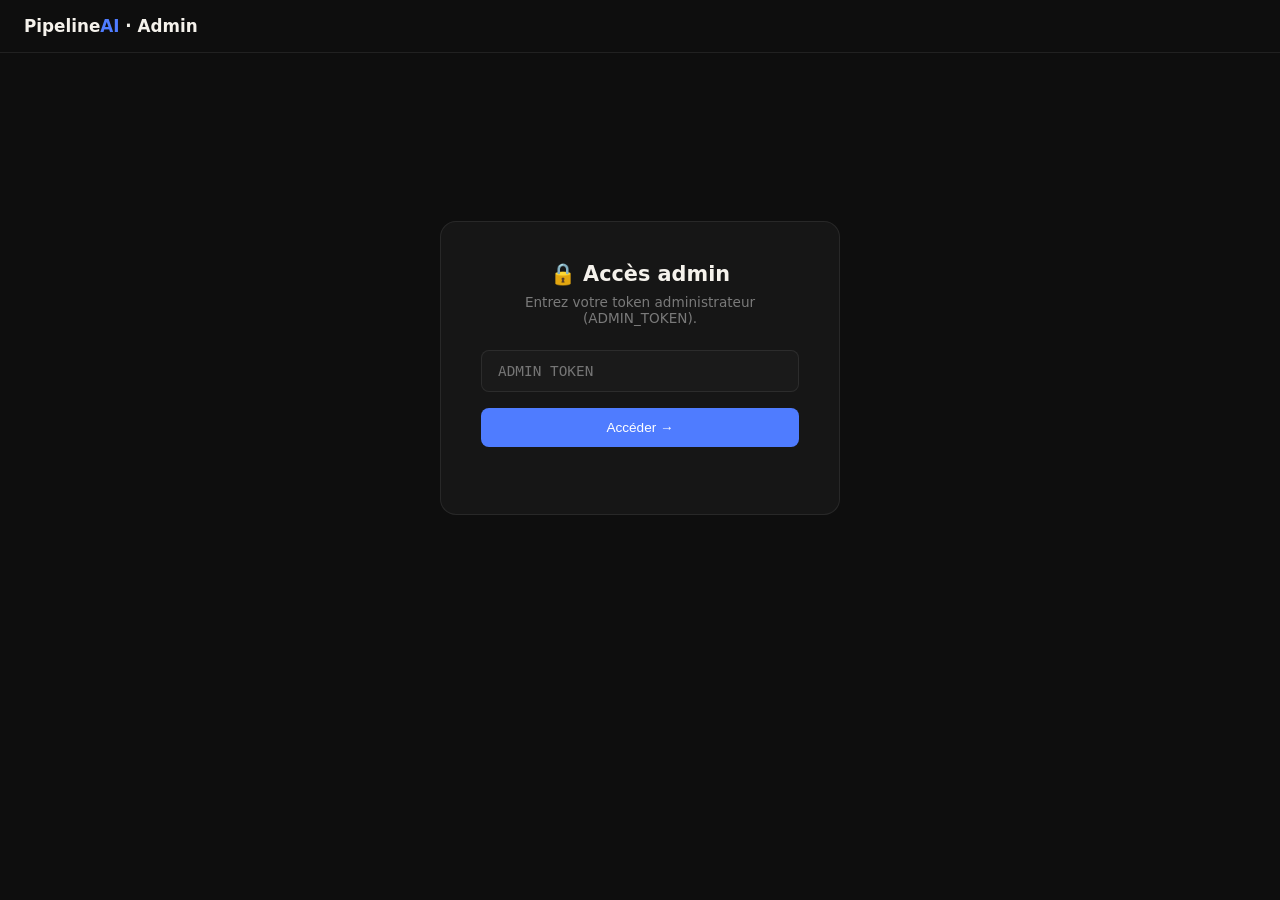
<file: admin.html>
<!DOCTYPE html>
<html lang="fr">
<head>
<meta charset="UTF-8">
<meta name="viewport" content="width=device-width, initial-scale=1.0">
<meta name="robots" content="noindex, nofollow">
<title>PipelineAI — Admin</title>
<style>
  :root{
    --bg:#0e0e0e; --bg-2:#1a1a1a; --card:#161616; --border:rgba(255,255,255,0.08);
    --text:#f5f2ec; --text-2:#b8b4ac; --text-3:#7a7a7a; --accent:#4f7cff; --accent-dim:rgba(79,124,255,0.12);
    --green:#3ddc84; --warm:#f5a623; --red:#ff5a5a;
    --sans:'Segoe UI',system-ui,Arial,sans-serif; --mono:'SF Mono',Consolas,monospace;
  }
  *{box-sizing:border-box;margin:0;padding:0;}
  body{background:var(--bg);color:var(--text);font-family:var(--sans);min-height:100vh;}
  a{color:var(--accent);text-decoration:none;}
  .topbar{display:flex;align-items:center;justify-content:space-between;padding:1rem 1.5rem;border-bottom:1px solid var(--border);}
  .logo{font-weight:800;font-size:1.05rem;}
  .logo span{color:var(--accent);}
  .btn{background:var(--bg-2);border:1px solid var(--border);color:var(--text);padding:0.5rem 1rem;border-radius:8px;cursor:pointer;font-size:0.85rem;}
  .btn:hover{border-color:var(--accent);}
  .btn-accent{background:var(--accent);border:none;color:#fff;}
  .wrap{max-width:1100px;margin:0 auto;padding:1.5rem;}

  /* Login */
  #login{display:flex;align-items:center;justify-content:center;min-height:70vh;}
  .login-card{background:var(--card);border:1px solid var(--border);border-radius:16px;padding:2.5rem;width:100%;max-width:400px;text-align:center;}
  .login-card h1{font-size:1.3rem;margin-bottom:0.5rem;}
  .login-card p{color:var(--text-3);font-size:0.85rem;margin-bottom:1.5rem;}
  .login-card input{width:100%;padding:0.75rem 1rem;background:var(--bg-2);border:1px solid var(--border);border-radius:8px;color:var(--text);font-size:0.9rem;margin-bottom:1rem;font-family:var(--mono);}
  .login-card input:focus{outline:none;border-color:var(--accent);}
  .err{color:var(--red);font-size:0.82rem;margin-top:0.75rem;min-height:1.2em;}

  /* Dashboard */
  #dash{display:none;}
  .kpis{display:grid;grid-template-columns:repeat(auto-fit,minmax(160px,1fr));gap:1rem;margin-bottom:1.5rem;}
  .kpi{background:var(--card);border:1px solid var(--border);border-radius:14px;padding:1.2rem;}
  .kpi-label{font-size:0.72rem;text-transform:uppercase;letter-spacing:0.06em;color:var(--text-3);margin-bottom:0.5rem;}
  .kpi-val{font-size:1.8rem;font-weight:800;}
  .kpi-sub{font-size:0.78rem;color:var(--text-3);margin-top:0.25rem;}
  .section{background:var(--card);border:1px solid var(--border);border-radius:14px;padding:1.2rem;margin-bottom:1.5rem;}
  .section h2{font-size:0.95rem;margin-bottom:1rem;}
  table{width:100%;border-collapse:collapse;font-size:0.85rem;}
  th{text-align:left;color:var(--text-3);font-weight:600;font-size:0.72rem;text-transform:uppercase;letter-spacing:0.05em;padding:0.5rem 0.75rem;border-bottom:1px solid var(--border);}
  td{padding:0.6rem 0.75rem;border-bottom:1px solid var(--border);color:var(--text-2);}
  tr:last-child td{border-bottom:none;}
  .tag{display:inline-block;background:var(--accent-dim);color:var(--accent);padding:0.15rem 0.55rem;border-radius:100px;font-size:0.72rem;font-weight:600;}
  .grid-2{display:grid;grid-template-columns:1fr 1fr;gap:1.5rem;}
  @media(max-width:700px){.grid-2{grid-template-columns:1fr;}}
  .muted{color:var(--text-3);font-size:0.82rem;text-align:center;padding:1rem;}
</style>
</head>
<body>

<div class="topbar">
  <div class="logo">Pipeline<span>AI</span> · Admin</div>
  <button class="btn" id="logout-btn" onclick="logout()" style="display:none;">Déconnexion</button>
</div>

<!-- LOGIN -->
<div id="login">
  <div class="login-card">
    <h1>🔒 Accès admin</h1>
    <p>Entrez votre token administrateur (ADMIN_TOKEN).</p>
    <input id="token-input" type="password" placeholder="ADMIN_TOKEN" onkeydown="if(event.key==='Enter')login()">
    <button class="btn btn-accent" style="width:100%;padding:0.75rem;" onclick="login()">Accéder →</button>
    <div class="err" id="login-err"></div>
  </div>
</div>

<!-- DASHBOARD -->
<div id="dash">
  <div class="wrap">
    <div class="kpis" id="kpis"></div>
    <div class="grid-2">
      <div class="section">
        <h2>Top secteurs</h2>
        <div id="top-sectors"></div>
      </div>
      <div class="section">
        <h2>Top signaux</h2>
        <div id="top-signals"></div>
      </div>
    </div>
    <div class="section">
      <h2>Derniers clients</h2>
      <div id="recent-clients"></div>
    </div>
  </div>
</div>

<script>
const API_BASE = 'https://pipelineai-backend-production.up.railway.app';
const TOKEN_KEY = 'pai_admin_token';

function getToken(){ return localStorage.getItem(TOKEN_KEY) || ''; }

function fmtDate(iso){
  if(!iso) return '—';
  try{ return new Date(iso).toLocaleDateString('fr-FR',{day:'2-digit',month:'short',year:'numeric'}); }catch{ return iso; }
}

async function fetchStats(token){
  const res = await fetch(API_BASE + '/admin/stats', { headers: { 'X-Admin-Token': token } });
  if(res.status === 403) throw new Error('forbidden');
  if(!res.ok) throw new Error('Erreur ' + res.status);
  return res.json();
}

function render(d){
  document.getElementById('kpis').innerHTML = [
    ['Clients', d.total_clients, '+' + d.new_this_month + ' ce mois'],
    ['Prospects', d.total_prospects, ''],
    ['Taux de contact', d.avg_contact_rate, 'moyen'],
    ['Taux de conversion', d.avg_conversion_rate, 'moyen'],
    ['Plan le + vendu', d.top_plan, ''],
  ].map(([l,v,s]) => `<div class="kpi"><div class="kpi-label">${l}</div><div class="kpi-val">${v ?? '—'}</div>${s?`<div class="kpi-sub">${s}</div>`:''}</div>`).join('');

  const sectors = d.top_sectors || [];
  document.getElementById('top-sectors').innerHTML = sectors.length
    ? `<table><thead><tr><th>Secteur</th><th>Prospects</th><th>Contact</th></tr></thead><tbody>${
        sectors.map(s=>`<tr><td>${s.sector}</td><td>${s.count}</td><td><span class="tag">${s.contact_rate}</span></td></tr>`).join('')}</tbody></table>`
    : '<div class="muted">Aucune donnée</div>';

  const signals = d.top_signals || [];
  document.getElementById('top-signals').innerHTML = signals.length
    ? `<table><thead><tr><th>Signal</th><th>Nb</th></tr></thead><tbody>${
        signals.map(s=>`<tr><td>${s.signal}</td><td>${s.count}</td></tr>`).join('')}</tbody></table>`
    : '<div class="muted">Aucune donnée</div>';

  const clients = d.recent_clients || [];
  document.getElementById('recent-clients').innerHTML = clients.length
    ? `<table><thead><tr><th>Email</th><th>Plan</th><th>Inscrit le</th></tr></thead><tbody>${
        clients.map(c=>`<tr><td>${c.email}</td><td><span class="tag">${c.plan}</span></td><td>${fmtDate(c.created_at)}</td></tr>`).join('')}</tbody></table>`
    : '<div class="muted">Aucun client</div>';
}

function showDash(){
  document.getElementById('login').style.display = 'none';
  document.getElementById('dash').style.display = 'block';
  document.getElementById('logout-btn').style.display = 'inline-block';
}
function showLogin(msg){
  document.getElementById('login').style.display = 'flex';
  document.getElementById('dash').style.display = 'none';
  document.getElementById('logout-btn').style.display = 'none';
  if(msg) document.getElementById('login-err').textContent = msg;
}

async function login(){
  const token = document.getElementById('token-input').value.trim();
  if(!token){ document.getElementById('login-err').textContent = 'Token requis.'; return; }
  document.getElementById('login-err').textContent = 'Vérification…';
  try{
    const d = await fetchStats(token);
    localStorage.setItem(TOKEN_KEY, token);
    showDash(); render(d);
  }catch(e){
    document.getElementById('login-err').textContent = (e.message==='forbidden') ? 'Token invalide.' : 'Erreur de connexion au serveur.';
  }
}

function logout(){ localStorage.removeItem(TOKEN_KEY); document.getElementById('token-input').value=''; showLogin(); }

// Auto-login si token déjà mémorisé
(async function(){
  const t = getToken();
  if(!t){ showLogin(); return; }
  try{ const d = await fetchStats(t); showDash(); render(d); }
  catch(e){ showLogin(e.message==='forbidden' ? 'Session expirée, reconnectez-vous.' : ''); }
})();
</script>
</body>
</html>
</file>
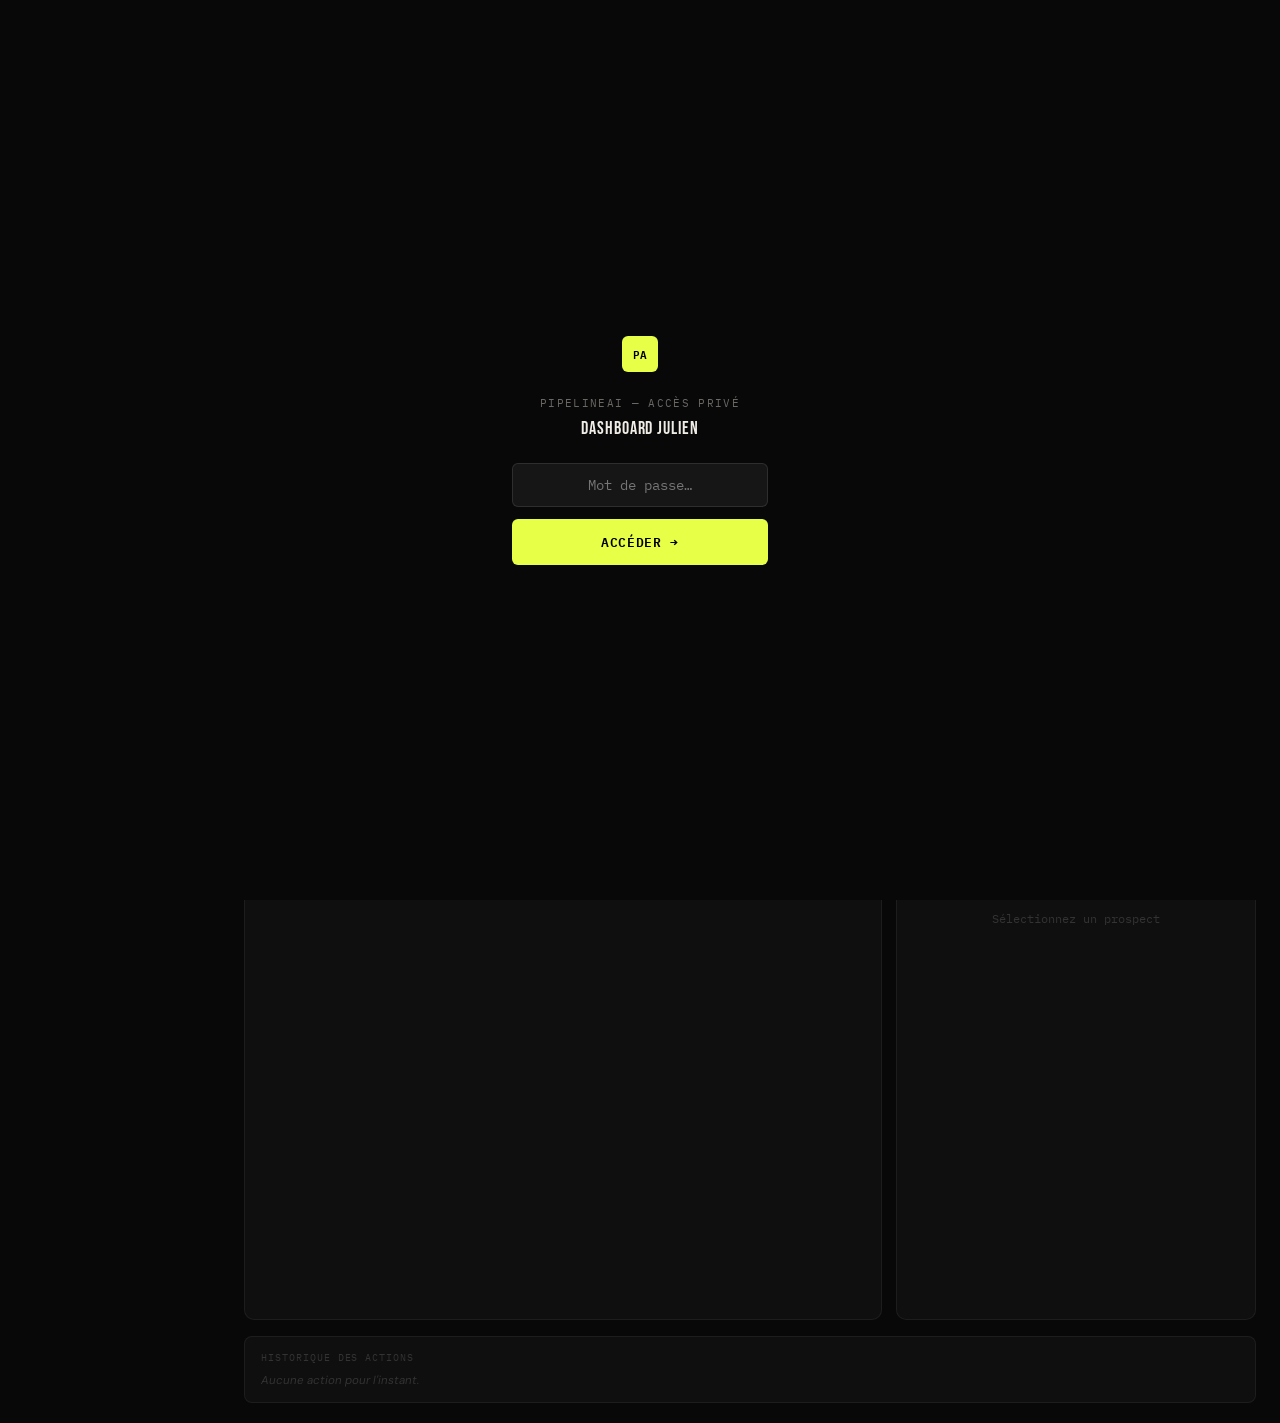
<file: dashboard-julien-x7k9m2.html>
<!DOCTYPE html>
<html lang="fr">
<head>
<meta charset="UTF-8">
<meta name="viewport" content="width=device-width, initial-scale=1.0">
<title>PipelineAI — Dashboard Julien</title>
<link href="https://fonts.googleapis.com/css2?family=IBM+Plex+Mono:wght@300;400;500;600&family=Bebas+Neue&family=DM+Sans:wght@300;400;500&display=swap" rel="stylesheet">
<style>
:root {
  --bg: #080808; --bg2: #0f0f0f; --bg3: #161616; --bg4: #1e1e1e;
  --border: rgba(255,255,255,0.06); --border2: rgba(255,255,255,0.1);
  --text: #f0ede6; --text2: #6b6864; --text3: #333;
  --accent: #e8ff47; --accent2: rgba(232,255,71,0.08);
  --hot: #ff4444; --warm: #ff8c00; --cold: #4488ff; --green: #00e676;
  --mono: 'IBM Plex Mono', monospace;
  --display: 'Bebas Neue', sans-serif;
  --sans: 'DM Sans', sans-serif;
}
*,*::before,*::after{box-sizing:border-box;margin:0;padding:0;}
html{scroll-behavior:smooth;}
body{font-family:var(--sans);background:var(--bg);color:var(--text);min-height:100vh;overflow-x:hidden;}

/* NOISE TEXTURE */
body::before{content:'';position:fixed;inset:0;opacity:0.03;pointer-events:none;z-index:1000;
  background-image:url("data:image/svg+xml,%3Csvg viewBox='0 0 256 256' xmlns='http://www.w3.org/2000/svg'%3E%3Cfilter id='noise'%3E%3CfeTurbulence type='fractalNoise' baseFrequency='0.9' numOctaves='4' stitchTiles='stitch'/%3E%3C/filter%3E%3Crect width='100%25' height='100%25' filter='url(%23noise)'/%3E%3C/svg%3E");}

/* SIDEBAR */
.sidebar{width:220px;flex-shrink:0;background:var(--bg2);border-right:1px solid var(--border);
  display:flex;flex-direction:column;position:fixed;top:0;left:0;bottom:0;z-index:50;}
.logo{padding:1.25rem 1rem 1rem;border-bottom:1px solid var(--border);display:flex;align-items:center;gap:10px;}
.logo-mark{width:30px;height:30px;background:var(--accent);border-radius:4px;
  display:flex;align-items:center;justify-content:center;
  font-family:var(--mono);font-size:0.65rem;font-weight:600;color:#000;flex-shrink:0;}
.logo-text{font-family:var(--mono);font-size:0.8rem;font-weight:500;color:var(--text);}
.logo-badge{font-family:var(--mono);font-size:0.6rem;color:var(--accent);background:var(--accent2);
  border:1px solid rgba(232,255,71,0.2);border-radius:3px;padding:1px 5px;margin-left:auto;}
.nav{padding:0.75rem 0;flex:1;}
.nav-label{font-size:0.6rem;text-transform:uppercase;letter-spacing:0.12em;
  color:var(--text3);padding:0.5rem 1rem;font-family:var(--mono);}
.nav-item{display:flex;align-items:center;gap:9px;padding:0.55rem 1rem;
  font-size:0.8rem;color:var(--text2);cursor:pointer;transition:all 0.12s;
  border-left:2px solid transparent;user-select:none;}
.nav-item:hover{color:var(--text);background:var(--bg3);}
.nav-item.active{color:var(--accent);border-left-color:var(--accent);background:var(--accent2);}
.nav-count{margin-left:auto;font-family:var(--mono);font-size:0.65rem;
  background:var(--bg4);color:var(--text2);padding:1px 6px;border-radius:3px;
  border:1px solid var(--border);}
.nav-item.active .nav-count{background:rgba(232,255,71,0.15);color:var(--accent);border-color:rgba(232,255,71,0.3);}
.sidebar-footer{padding:1rem;border-top:1px solid var(--border);}
.user-info{display:flex;align-items:center;gap:8px;margin-bottom:0.75rem;}
.user-avatar{width:28px;height:28px;background:var(--accent);border-radius:50%;
  display:flex;align-items:center;justify-content:center;
  font-family:var(--mono);font-size:0.65rem;font-weight:600;color:#000;flex-shrink:0;}
.user-name{font-size:0.78rem;color:var(--text);font-weight:500;}
.user-role{font-size:0.65rem;color:var(--text2);font-family:var(--mono);}
.gen-btn{width:100%;padding:0.6rem;background:var(--accent);border:none;border-radius:5px;
  color:#000;font-size:0.78rem;font-family:var(--mono);font-weight:600;
  cursor:pointer;transition:all 0.15s;letter-spacing:0.05em;
  display:flex;align-items:center;justify-content:center;gap:6px;}
.gen-btn:hover{background:#d4eb3a;transform:translateY(-1px);}
.gen-btn:disabled{opacity:0.5;cursor:not-allowed;transform:none;}

/* MAIN */
.main{margin-left:220px;display:flex;flex-direction:column;min-height:100vh;}
.topbar{padding:0.875rem 1.5rem;border-bottom:1px solid var(--border);
  display:flex;align-items:center;justify-content:space-between;
  background:var(--bg);position:sticky;top:0;z-index:40;}
.topbar-left{display:flex;align-items:center;gap:1rem;}
.topbar-title{font-family:var(--display);font-size:1.6rem;letter-spacing:0.05em;color:var(--text);line-height:1;}
.topbar-stats{display:flex;gap:1rem;}
.tstat{display:flex;align-items:center;gap:5px;font-family:var(--mono);font-size:0.7rem;color:var(--text2);}
.tstat-val{color:var(--accent);font-weight:500;}
.live-dot{width:5px;height:5px;border-radius:50%;background:var(--green);animation:blink 2s ease infinite;}
@keyframes blink{0%,100%{opacity:1}50%{opacity:0.3}}
@keyframes spin{to{transform:rotate(360deg)}}
.topbar-right{display:flex;gap:8px;}
.tbtn{display:inline-flex;align-items:center;gap:6px;padding:0.4rem 0.875rem;
  border-radius:5px;font-size:0.75rem;font-family:var(--mono);cursor:pointer;
  transition:all 0.12s;border:1px solid var(--border2);background:var(--bg3);color:var(--text2);}
.tbtn:hover{background:var(--bg4);color:var(--text);}
.tbtn-accent{background:var(--accent2);border-color:rgba(232,255,71,0.3);color:var(--accent);}
.tbtn-accent:hover{background:rgba(232,255,71,0.15);}

/* CONTENT */
.content{padding:1.25rem 1.5rem;flex:1;}

/* METRICS */
.metrics{display:grid;grid-template-columns:repeat(5,1fr);gap:10px;margin-bottom:1.25rem;}
.metric{background:var(--bg2);border:1px solid var(--border);border-radius:8px;padding:1rem;
  animation:fadeUp 0.4s ease both;}
.metric:nth-child(1){animation-delay:0.05s;} .metric:nth-child(2){animation-delay:0.1s;}
.metric:nth-child(3){animation-delay:0.15s;} .metric:nth-child(4){animation-delay:0.2s;}
.metric:nth-child(5){animation-delay:0.25s;}
@keyframes fadeUp{from{opacity:0;transform:translateY(10px)}to{opacity:1;transform:translateY(0)}}
.metric-label{font-family:var(--mono);font-size:0.6rem;color:var(--text2);
  text-transform:uppercase;letter-spacing:0.08em;margin-bottom:6px;}
.metric-val{font-family:var(--display);font-size:2rem;letter-spacing:0.05em;
  color:var(--text);line-height:1;margin-bottom:3px;}
.metric-val.green{color:var(--green);}
.metric-val.yellow{color:var(--accent);}
.metric-sub{font-size:0.65rem;color:var(--text2);font-family:var(--mono);}

/* GRID */
.dashboard-grid{display:grid;grid-template-columns:1fr 360px;gap:14px;}

/* PROSPECT LIST */
.panel{background:var(--bg2);border:1px solid var(--border);border-radius:10px;overflow:hidden;}
.panel-header{padding:0.875rem 1.25rem;border-bottom:1px solid var(--border);
  display:flex;align-items:center;justify-content:space-between;}
.panel-title{font-family:var(--mono);font-size:0.7rem;color:var(--text2);
  text-transform:uppercase;letter-spacing:0.08em;}
.filter-row{display:flex;gap:4px;padding:0.75rem 1.25rem;border-bottom:1px solid var(--border);
  flex-wrap:wrap;}
.ftab{padding:0.3rem 0.7rem;border-radius:4px;font-size:0.72rem;font-family:var(--mono);
  cursor:pointer;color:var(--text2);transition:all 0.12s;border:1px solid transparent;user-select:none;}
.ftab:hover{color:var(--text);background:var(--bg3);}
.ftab.active{color:var(--accent);background:var(--accent2);border-color:rgba(232,255,71,0.2);}

/* PROSPECT ROW */
.prospect-list{display:flex;flex-direction:column;max-height:calc(100vh - 260px);overflow-y:auto;}
.prospect-row{display:grid;grid-template-columns:32px 1fr auto;gap:10px;align-items:center;
  padding:0.75rem 1.25rem;border-bottom:1px solid var(--border);
  cursor:pointer;transition:background 0.1s;animation:fadeUp 0.3s ease both;}
.prospect-row:last-child{border-bottom:none;}
.prospect-row:hover{background:var(--bg3);}
.prospect-row.selected{background:var(--accent2);border-left:2px solid var(--accent);}
.pav{width:32px;height:32px;border-radius:6px;display:flex;align-items:center;justify-content:center;
  font-family:var(--mono);font-size:0.65rem;font-weight:500;flex-shrink:0;}
.pav-hot{background:rgba(255,68,68,0.1);color:var(--hot);}
.pav-warm{background:rgba(255,140,0,0.1);color:var(--warm);}
.pav-cold{background:rgba(68,136,255,0.1);color:var(--cold);}
.pinfo{min-width:0;}
.pcompany{font-size:0.85rem;font-weight:500;color:var(--text);white-space:nowrap;overflow:hidden;text-overflow:ellipsis;}
.pmeta{font-size:0.72rem;color:var(--text2);margin-top:2px;white-space:nowrap;overflow:hidden;text-overflow:ellipsis;}
.psignal{font-size:0.65rem;color:var(--text3);margin-top:2px;display:flex;align-items:center;gap:4px;}
.sdot{width:4px;height:4px;border-radius:50%;flex-shrink:0;}
.sdot-hot{background:var(--hot);} .sdot-warm{background:var(--warm);} .sdot-cold{background:var(--cold);}
.pright{display:flex;flex-direction:column;align-items:flex-end;gap:4px;}
.sbadge{font-size:0.62rem;font-family:var(--mono);padding:2px 7px;border-radius:3px;}
.sb-hot{background:rgba(255,68,68,0.1);color:var(--hot);}
.sb-warm{background:rgba(255,140,0,0.1);color:var(--warm);}
.sb-cold{background:rgba(68,136,255,0.1);color:var(--cold);}
.sb-conv{background:rgba(0,230,118,0.1);color:var(--green);}
.pstep{font-size:0.62rem;color:var(--text3);font-family:var(--mono);}

/* LOAD MORE */
.load-more{padding:1rem;text-align:center;border-top:1px solid var(--border);}
.load-btn{background:var(--bg3);border:1px solid var(--border2);border-radius:6px;
  color:var(--text2);font-family:var(--mono);font-size:0.75rem;
  padding:0.5rem 1.5rem;cursor:pointer;transition:all 0.15s;}
.load-btn:hover{background:var(--bg4);color:var(--text);}
.load-btn:disabled{opacity:0.4;cursor:not-allowed;}
.load-progress{font-family:var(--mono);font-size:0.7rem;color:var(--text2);margin-top:6px;}

/* DETAIL PANEL */
.detail-panel{display:flex;flex-direction:column;position:sticky;top:57px;height:calc(100vh - 57px);overflow-y:auto;}
.detail-empty{display:flex;flex-direction:column;align-items:center;justify-content:center;
  height:100%;color:var(--text3);font-family:var(--mono);font-size:0.75rem;text-align:center;gap:8px;}
.detail-header{padding:1.25rem;border-bottom:1px solid var(--border);}
.d-company{font-family:var(--display);font-size:1.3rem;letter-spacing:0.05em;color:var(--text);margin-bottom:4px;}
.d-contact{font-size:0.8rem;color:var(--text2);margin-bottom:10px;}
.d-tags{display:flex;flex-wrap:wrap;gap:5px;}
.d-tag{font-size:0.65rem;font-family:var(--mono);padding:2px 8px;border-radius:3px;
  background:var(--bg4);color:var(--text2);border:1px solid var(--border);}
.d-section{padding:0.875rem 1.25rem;border-bottom:1px solid var(--border);}
.d-section-title{font-size:0.62rem;text-transform:uppercase;letter-spacing:0.1em;
  color:var(--text3);font-family:var(--mono);margin-bottom:8px;}
.signal-block{background:var(--bg3);border-radius:6px;padding:0.75rem;border-left:2px solid var(--warm);}
.signal-text{font-size:0.8rem;color:var(--text);line-height:1.5;}
.signal-src{font-size:0.65rem;color:var(--text2);margin-top:3px;font-family:var(--mono);}
.msg-tabs{display:flex;gap:3px;margin-bottom:8px;flex-wrap:wrap;}
.mtab{padding:0.28rem 0.6rem;border-radius:4px;font-size:0.68rem;cursor:pointer;
  color:var(--text3);transition:all 0.12s;border:1px solid transparent;font-family:var(--mono);user-select:none;}
.mtab:hover{color:var(--text2);background:var(--bg4);}
.mtab.active{color:var(--accent);background:var(--accent2);border-color:rgba(232,255,71,0.2);}
.msg-box{background:var(--bg3);border-radius:6px;padding:0.875rem;font-size:0.78rem;
  color:var(--text2);line-height:1.7;border:1px solid var(--border);
  white-space:pre-wrap;max-height:200px;overflow-y:auto;}
.msg-objet{color:var(--text);font-weight:500;font-size:0.75rem;margin-bottom:8px;
  padding-bottom:8px;border-bottom:1px solid var(--border);}
.send-actions{display:grid;grid-template-columns:1fr 1fr;gap:7px;margin-top:8px;}
.send-btn{display:flex;align-items:center;justify-content:center;gap:6px;
  padding:0.55rem;border-radius:5px;font-size:0.75rem;font-family:var(--mono);
  cursor:pointer;transition:all 0.15s;border:1px solid var(--border2);text-decoration:none;}
.send-email{background:var(--bg4);color:var(--text2);}
.send-email:hover{background:var(--bg3);color:var(--text);}
.send-li{background:rgba(10,102,194,0.1);color:#5ba4f5;border-color:rgba(10,102,194,0.25);}
.send-li:hover{background:rgba(10,102,194,0.2);}
.copy-btn{margin-top:6px;width:100%;padding:0.45rem;border-radius:5px;
  background:var(--bg4);border:1px solid var(--border2);color:var(--text2);
  font-size:0.72rem;font-family:var(--mono);cursor:pointer;transition:all 0.15s;text-align:center;}
.copy-btn:hover{background:var(--bg3);color:var(--text);}
.copy-btn.copied{color:var(--green);border-color:rgba(0,230,118,0.3);background:rgba(0,230,118,0.05);}
.status-grid{display:flex;flex-wrap:wrap;gap:5px;}
.sopt{padding:0.28rem 0.6rem;border-radius:4px;font-size:0.68rem;
  cursor:pointer;transition:all 0.12s;font-family:var(--mono);
  border:1px solid var(--border);color:var(--text3);user-select:none;}
.sopt:hover{color:var(--text2);border-color:var(--border2);}
.sopt.active-s{color:var(--accent);border-color:rgba(232,255,71,0.3);background:var(--accent2);}
.send-status{margin-top:7px;padding:6px 10px;border-radius:5px;font-size:0.7rem;
  font-family:var(--mono);display:none;
  background:rgba(0,230,118,0.05);color:var(--green);border:1px solid rgba(0,230,118,0.15);}

/* GEN OVERLAY */
.gen-overlay{position:fixed;inset:0;z-index:200;background:rgba(8,8,8,0.9);
  display:flex;align-items:center;justify-content:center;opacity:0;pointer-events:none;transition:opacity 0.2s;}
.gen-overlay.open{opacity:1;pointer-events:all;}
.gen-modal{background:var(--bg2);border:1px solid var(--border2);border-radius:12px;
  padding:2rem;width:100%;max-width:400px;text-align:center;}
.gen-title{font-family:var(--display);font-size:1.8rem;letter-spacing:0.05em;
  color:var(--accent);margin-bottom:0.5rem;}
.gen-sub{font-size:0.82rem;color:var(--text2);margin-bottom:1.5rem;line-height:1.6;}
.gen-steps{display:flex;flex-direction:column;gap:10px;text-align:left;}
.gstep{display:flex;align-items:center;gap:10px;font-family:var(--mono);font-size:0.75rem;color:var(--text3);}
.gstep.active{color:var(--text);}
.gstep.done{color:var(--green);}
.gdot{width:6px;height:6px;border-radius:50%;background:var(--bg4);border:1px solid var(--border2);flex-shrink:0;transition:all 0.3s;}
.gstep.active .gdot{background:var(--accent);border-color:var(--accent);animation:blink 1s ease infinite;}
.gstep.done .gdot{background:var(--green);border-color:var(--green);animation:none;}

/* TOAST */
.toast{position:fixed;bottom:1.5rem;right:1.5rem;background:var(--bg3);
  border:1px solid var(--border2);border-radius:8px;padding:0.65rem 1rem;
  font-size:0.78rem;font-family:var(--mono);color:var(--text);
  display:flex;align-items:center;gap:8px;
  transform:translateY(60px);opacity:0;transition:all 0.25s cubic-bezier(0.34,1.56,0.64,1);
  z-index:300;max-width:280px;}
.toast.show{transform:translateY(0);opacity:1;}


/* ── LIGHT MODE ── */
body.light-mode {
  --bg:#f5f2ec;--bg2:#ffffff;--bg3:#edeae2;--bg4:#e0ddd6;
  --border:rgba(0,0,0,0.08);--border2:rgba(0,0,0,0.14);
  --text:#0e0e0e;--text2:#5a5855;--text3:#aaa8a4;
}
body.light-mode .sidebar{background:#fff;}
body.light-mode .topbar{background:#f5f2ec;}

/* ── UPSELL BANNER ── */
#upsell-banner{display:none;margin-bottom:1rem;
  background:linear-gradient(135deg,rgba(232,255,71,0.08) 0%,rgba(0,230,118,0.06) 100%);
  border:1px solid rgba(232,255,71,0.25);border-radius:10px;
  padding:0.875rem 1.1rem;align-items:center;gap:1rem;
  animation:fadeUp 0.4s ease both;}
#upsell-banner.show{display:flex;}
.upsell-icon{font-size:1.3rem;flex-shrink:0;}
.upsell-text{flex:1;}
.upsell-title{font-size:0.82rem;font-weight:500;color:var(--text);margin-bottom:2px;}
.upsell-sub{font-size:0.7rem;color:var(--text2);}
.upsell-cta{padding:0.45rem 0.9rem;background:var(--accent);color:#000;
  border:none;border-radius:6px;font-size:0.72rem;font-family:var(--mono);
  font-weight:600;cursor:pointer;white-space:nowrap;flex-shrink:0;}
.upsell-cta:hover{background:#d4eb3a;}
.upsell-close{background:none;border:none;color:var(--text3);cursor:pointer;font-size:0.9rem;padding:4px;flex-shrink:0;}

/* ── PROGRESS BAR ── */
#progress-wrap{background:var(--bg2);border:1px solid var(--border);
  border-radius:8px;padding:0.875rem 1rem;margin-bottom:1rem;}
.progress-header{display:flex;align-items:center;justify-content:space-between;margin-bottom:0.6rem;}
.progress-title{font-size:0.75rem;color:var(--text);font-family:var(--mono);}
.progress-count{font-family:var(--mono);font-size:0.7rem;color:var(--accent);}
.progress-bar-track{height:4px;background:var(--bg4);border-radius:2px;overflow:hidden;}
.progress-bar-fill{height:100%;border-radius:2px;transition:width 0.6s ease;
  background:linear-gradient(90deg,var(--accent),var(--green));}
.progress-steps{display:flex;gap:6px;margin-top:0.6rem;flex-wrap:wrap;}
.progress-step{font-size:0.65rem;padding:2px 8px;border-radius:20px;
  background:var(--bg4);color:var(--text3);border:1px solid var(--border);transition:all 0.3s;}
.progress-step.done{background:rgba(0,230,118,0.1);color:var(--green);border-color:rgba(0,230,118,0.3);}
.progress-step.current{background:var(--accent2);color:var(--accent);border-color:rgba(232,255,71,0.3);}

/* ── RELANCE NOTIFS ── */
#notif-wrap{display:flex;flex-direction:column;gap:5px;margin-bottom:1rem;}
.notif-card{display:flex;align-items:center;gap:10px;
  background:rgba(255,140,0,0.07);border:1px solid rgba(255,140,0,0.2);
  border-radius:7px;padding:0.6rem 0.875rem;cursor:pointer;transition:all 0.12s;}
.notif-card:hover{background:rgba(255,140,0,0.12);}
.notif-icon{font-size:0.9rem;flex-shrink:0;}
.notif-text{flex:1;font-size:0.75rem;color:var(--text);}
.notif-sub{font-size:0.68rem;color:var(--text2);margin-top:1px;}
.notif-action{font-size:0.68rem;color:var(--warm);font-family:var(--mono);white-space:nowrap;}
.notif-dismiss{background:none;border:none;color:var(--text3);cursor:pointer;font-size:0.8rem;padding:2px;}

/* ── HISTORIQUE ── */
#history-panel{background:var(--bg2);border:1px solid var(--border);
  border-radius:8px;padding:0.875rem 1rem;margin-top:1rem;}
.history-title{font-size:0.6rem;font-family:var(--mono);text-transform:uppercase;
  letter-spacing:0.1em;color:var(--text3);margin-bottom:0.6rem;}
.history-list{display:flex;flex-direction:column;gap:5px;max-height:160px;overflow-y:auto;}
.history-item{display:flex;align-items:flex-start;gap:8px;font-size:0.72rem;color:var(--text2);}
.history-dot{width:5px;height:5px;border-radius:50%;background:var(--accent);flex-shrink:0;margin-top:4px;}
.history-time{font-family:var(--mono);font-size:0.62rem;color:var(--text3);white-space:nowrap;}

/* ── STATS PERF ── */
.perf-grid{display:grid;grid-template-columns:repeat(3,1fr);gap:8px;margin-bottom:1rem;}
.perf-card{background:var(--bg2);border:1px solid var(--border);border-radius:8px;padding:0.75rem;}
.perf-label{font-size:0.58rem;font-family:var(--mono);text-transform:uppercase;letter-spacing:0.08em;color:var(--text3);margin-bottom:3px;}
.perf-val{font-family:var(--mono);font-size:1.2rem;color:var(--text);}
.perf-val.good{color:var(--green);}
.perf-val.warn{color:var(--warm);}
.perf-hint{font-size:0.62rem;color:var(--text3);margin-top:2px;}

/* ── THEME TOGGLE ── */
.theme-toggle{width:28px;height:28px;border-radius:6px;
  background:var(--bg3);border:1px solid var(--border2);
  display:flex;align-items:center;justify-content:center;
  cursor:pointer;font-size:0.8rem;transition:all 0.12s;}
.theme-toggle:hover{background:var(--bg4);}

/* ── PDF BTN ── */
.tbtn-pdf{background:rgba(0,230,118,0.08);border-color:rgba(0,230,118,0.25);color:var(--green);}
.tbtn-pdf:hover{background:rgba(0,230,118,0.15);}


/* ── VICTOR CHATBOT ── */
#victor-bubble{position:fixed;bottom:24px;right:24px;z-index:999;width:48px;height:48px;border-radius:50%;background:linear-gradient(135deg,#e8ff47,#a0c020);border:none;cursor:pointer;display:flex;align-items:center;justify-content:center;font-size:1.3rem;box-shadow:0 4px 16px rgba(232,255,71,0.3);transition:transform 0.2s;animation:victorPulse 3s ease infinite;}
#victor-bubble:hover{transform:scale(1.08);}
@keyframes victorPulse{0%,100%{box-shadow:0 4px 16px rgba(232,255,71,0.3);}50%{box-shadow:0 4px 24px rgba(232,255,71,0.55);}}
.victor-notif{position:absolute;top:-2px;right:-2px;width:12px;height:12px;border-radius:50%;background:#ff5c3a;border:2px solid var(--bg);animation:blink 2s ease infinite;}
#victor-panel{position:fixed;bottom:84px;right:24px;z-index:999;width:340px;max-width:calc(100vw - 48px);background:var(--bg2);border:1px solid var(--border2);border-radius:18px;overflow:hidden;box-shadow:0 16px 48px rgba(0,0,0,0.5);display:none;flex-direction:column;max-height:500px;}
#victor-panel.open{display:flex;}
.victor-header{display:flex;align-items:center;gap:10px;padding:0.875rem 1rem;background:rgba(232,255,71,0.06);border-bottom:1px solid var(--border);}
.victor-avatar{width:32px;height:32px;border-radius:50%;background:linear-gradient(135deg,#e8ff47,#a0c020);display:flex;align-items:center;justify-content:center;font-size:0.9rem;flex-shrink:0;}
.victor-name{font-size:0.85rem;font-weight:600;color:var(--text);}
.victor-status{font-size:0.65rem;color:var(--green);display:flex;align-items:center;gap:4px;}
.victor-status::before{content:'';display:inline-block;width:5px;height:5px;border-radius:50%;background:var(--green);}
.victor-close{margin-left:auto;background:none;border:none;color:var(--text3);cursor:pointer;font-size:0.95rem;padding:4px;}
.victor-messages{flex:1;overflow-y:auto;padding:0.875rem;display:flex;flex-direction:column;gap:8px;scroll-behavior:smooth;}
.vmsg{display:flex;gap:7px;align-items:flex-start;}
.vmsg.user{flex-direction:row-reverse;}
.vmsg-avatar{width:24px;height:24px;border-radius:50%;flex-shrink:0;background:linear-gradient(135deg,#e8ff47,#a0c020);display:flex;align-items:center;justify-content:center;font-size:0.65rem;}
.vmsg.user .vmsg-avatar{background:var(--bg4);border:1px solid var(--border2);}
.vmsg-bubble{max-width:80%;padding:0.6rem 0.8rem;border-radius:12px;font-size:0.78rem;line-height:1.55;color:var(--text);}
.vmsg.victor .vmsg-bubble{background:var(--bg3);border:1px solid var(--border);border-radius:4px 12px 12px 12px;}
.vmsg.user .vmsg-bubble{background:var(--accent);color:#000;border-radius:12px 4px 12px 12px;}
.vmsg-typing .vmsg-bubble{display:flex;gap:4px;align-items:center;padding:0.7rem 0.9rem;}
.typing-dot{width:5px;height:5px;border-radius:50%;background:var(--text3);animation:typingBounce 1.2s ease infinite;}
.typing-dot:nth-child(2){animation-delay:0.2s;}.typing-dot:nth-child(3){animation-delay:0.4s;}
@keyframes typingBounce{0%,60%,100%{transform:translateY(0);}30%{transform:translateY(-5px);}}
.victor-suggestions{display:flex;flex-wrap:wrap;gap:5px;padding:0.4rem 0.875rem;}
.victor-suggestion{font-size:0.68rem;padding:3px 8px;background:rgba(232,255,71,0.08);border:1px solid rgba(232,255,71,0.2);color:var(--accent);border-radius:20px;cursor:pointer;transition:all 0.12s;}
.victor-suggestion:hover{background:rgba(232,255,71,0.15);}
.victor-input-row{display:flex;gap:7px;padding:0.75rem 0.875rem;border-top:1px solid var(--border);}
#victor-input{flex:1;background:var(--bg3);border:1px solid var(--border2);border-radius:8px;padding:0.55rem 0.75rem;color:var(--text);font-size:0.78rem;font-family:var(--mono);outline:none;resize:none;max-height:70px;}
#victor-input:focus{border-color:var(--accent);}
#victor-send{width:32px;height:32px;border-radius:8px;flex-shrink:0;background:var(--accent);border:none;cursor:pointer;color:#000;font-size:0.9rem;display:flex;align-items:center;justify-content:center;transition:opacity 0.15s;}
#victor-send:hover{opacity:0.85;}
#victor-send:disabled{opacity:0.4;cursor:not-allowed;}

/* ── ANALYTICS MODAL ── */
#analytics-modal{display:none;position:fixed;inset:0;z-index:9999;background:rgba(0,0,0,0.7);backdrop-filter:blur(4px);align-items:center;justify-content:center;padding:1rem;}
#analytics-modal.open{display:flex;}
.analytics-panel{background:var(--bg2);border:1px solid var(--border2);border-radius:20px;padding:1.75rem;width:720px;max-width:95vw;max-height:85vh;overflow-y:auto;position:relative;}
.analytics-grid{display:grid;grid-template-columns:repeat(3,1fr);gap:10px;margin-bottom:1.25rem;}
.astat{background:var(--bg3);border:1px solid var(--border);border-radius:10px;padding:1rem;}
.astat-label{font-size:0.6rem;font-family:var(--mono);text-transform:uppercase;letter-spacing:0.08em;color:var(--text3);margin-bottom:5px;}
.astat-val{font-family:var(--mono);font-size:1.5rem;color:var(--text);}
.astat-val.good{color:var(--green);}
.astat-val.accent{color:var(--accent);}
.atable{width:100%;border-collapse:collapse;font-size:0.78rem;}
.atable th{background:var(--bg4);padding:8px 12px;text-align:left;font-family:var(--mono);font-size:0.6rem;text-transform:uppercase;letter-spacing:0.08em;color:var(--text3);}
.atable td{padding:8px 12px;border-bottom:1px solid var(--border);color:var(--text2);}
.atable tr:last-child td{border-bottom:none;}

/* SCROLLBAR */
::-webkit-scrollbar{width:3px;height:3px;}
::-webkit-scrollbar-track{background:transparent;}
::-webkit-scrollbar-thumb{background:var(--bg4);border-radius:2px;}
</style>
</head>
<body>

<aside class="sidebar">
  <div class="logo">
    <div class="logo-mark">PA</div>
    <div class="logo-text">PipelineAI</div>
    <span class="logo-badge">PRO</span>
  </div>
  <nav class="nav">
    <div class="nav-label">Prospection</div>
    <div class="nav-item active"><span>◈</span> Prospects <span class="nav-count" id="nav-count">0</span></div>
    <div class="nav-item"><span>⇢</span> Séquences</div>
    <div class="nav-item"><span>▦</span> Pipeline</div>
    <div class="nav-label">Analyse</div>
    <div class="nav-item"><span>◉</span> Stats</div>
    <div class="nav-item"><span>⊙</span> Paramètres</div>
  </nav>
  <div class="sidebar-footer">
    <div class="user-info">
      <div class="user-avatar">J</div>
      <div>
        <div class="user-name">Julien Cambin</div>
        <div class="user-role">Admin · Illimité</div>
      </div>
    </div>
    <button class="gen-btn" id="gen-btn" onclick="generateBatch()">
      ⚡ GÉNÉRER +10
    </button>
  </div>
</aside>

<main class="main">
  <div class="topbar">
    <div class="topbar-left">
      <div class="topbar-title">MES PROSPECTS</div>
      <div class="topbar-stats">
        <div class="tstat"><span class="live-dot"></span><span class="tstat-val" id="stat-total">0</span>&nbsp;total</div>
        <div class="tstat">🔴&nbsp;<span class="tstat-val" id="stat-hot">0</span>&nbsp;chauds</div>
        <div class="tstat">✓&nbsp;<span class="tstat-val" id="stat-conv">0</span>&nbsp;convertis</div>
        <div class="tstat">✉&nbsp;<span class="tstat-val" id="stat-sent">0</span>&nbsp;contactés</div>
      </div>
    </div>
    <div class="topbar-right">
      <div class="theme-toggle" onclick="toggleTheme()" title="Mode clair/sombre">🌙</div>
      <button class="tbtn" onclick="showAnalytics()" id="analytics-btn">📊 Analytics</button>
      <button class="tbtn" onclick="exportCSV()">↓ CSV</button>
      <button class="tbtn tbtn-pdf" onclick="exportPDF()">↓ PDF</button>
      <button class="tbtn tbtn-accent" onclick="generateBatch()">⚡ +10 prospects</button>
    </div>
  </div>

  <div class="content">
    <!-- Accès Fondateur Banner -->
    <div id="fondateur-banner" style="background:linear-gradient(135deg,rgba(232,255,71,0.08),rgba(0,230,118,0.05));border:1px solid rgba(232,255,71,0.2);border-radius:8px;padding:0.65rem 1rem;margin-bottom:1rem;display:flex;align-items:center;gap:10px;">
      <span style="font-size:0.9rem;flex-shrink:0;">✦</span>
      <span style="font-size:0.78rem;color:var(--accent);font-weight:500;">Accès Fondateur actif — toutes les fonctionnalités Pro débloquées jusqu'au 30 juin 2026</span>
      <button onclick="document.getElementById('fondateur-banner').style.display='none'" style="margin-left:auto;background:none;border:none;color:var(--text3);cursor:pointer;font-size:0.85rem;padding:2px;flex-shrink:0;">✕</button>
    </div>

    <!-- Upsell -->
    <div id="upsell-banner">
      <span class="upsell-icon">🚀</span>
      <div class="upsell-text">
        <div class="upsell-title" id="upsell-title">Bon démarrage !</div>
        <div class="upsell-sub" id="upsell-sub">Continuez à prospecter pour maximiser vos conversions.</div>
      </div>
      <button class="upsell-cta" onclick="window.open('https://pipelineai.fr/#offer','_blank')">Voir les plans →</button>
      <button class="upsell-close" onclick="dismissUpsell()">✕</button>
    </div>

    <!-- Progress -->
    <div id="progress-wrap">
      <div class="progress-header">
        <div class="progress-title">PROGRESSION PIPELINE</div>
        <div class="progress-count"><span id="prog-sent">0</span> prospects contactés</div>
      </div>
      <div class="progress-bar-track">
        <div class="progress-bar-fill" id="prog-bar" style="width:0%"></div>
      </div>
      <div class="progress-steps">
        <span class="progress-step current" id="pstep-1">① Démarré</span>
        <span class="progress-step" id="pstep-2">② 10 contactés</span>
        <span class="progress-step" id="pstep-3">③ 25 contactés</span>
        <span class="progress-step" id="pstep-4">④ Machine lancée</span>
      </div>
    </div>

    <!-- Notifs relance -->
    <div id="notif-wrap"></div>

    <!-- Stats perf -->
    <div class="perf-grid">
      <div class="perf-card">
        <div class="perf-label">Taux de contact</div>
        <div class="perf-val" id="perf-contact">0%</div>
        <div class="perf-hint">Moyenne : 42%</div>
      </div>
      <div class="perf-card">
        <div class="perf-label">Meilleur jour</div>
        <div class="perf-val warn" id="perf-day">Mardi</div>
        <div class="perf-hint">Pour envoyer</div>
      </div>
      <div class="perf-card">
        <div class="perf-label">Taux conversion</div>
        <div class="perf-val good" id="perf-conv">0%</div>
        <div class="perf-hint">Objectif : 10%</div>
      </div>
    </div>

    <div class="metrics">
      <div class="metric">
        <div class="metric-label">Total prospects</div>
        <div class="metric-val yellow" id="m-total">0</div>
        <div class="metric-sub">générés</div>
      </div>
      <div class="metric">
        <div class="metric-label">Chauds</div>
        <div class="metric-val" id="m-hot" style="color:var(--hot)">0</div>
        <div class="metric-sub">signal fort</div>
      </div>
      <div class="metric">
        <div class="metric-label">Contactés</div>
        <div class="metric-val green" id="m-sent">0</div>
        <div class="metric-sub">messages envoyés</div>
      </div>
      <div class="metric">
        <div class="metric-label">Convertis</div>
        <div class="metric-val green" id="m-conv">0</div>
        <div class="metric-sub">clients signés</div>
      </div>
      <div class="metric">
        <div class="metric-label">Taux conv.</div>
        <div class="metric-val yellow" id="m-rate">0%</div>
        <div class="metric-sub">sur contactés</div>
      </div>
    </div>

    <div class="dashboard-grid">
      <div class="panel">
        <div class="panel-header">
          <span class="panel-title">Flux de prospection</span>
          <div style="display:flex;gap:6px;">
            <button class="tbtn" style="font-size:0.68rem;padding:0.28rem 0.6rem" onclick="sortProspects()">↕ Score</button>
            <button class="tbtn" style="font-size:0.68rem;padding:0.28rem 0.6rem" onclick="resetAll()">↺ Reset</button>
          </div>
        </div>
        <div class="filter-row">
          <div class="ftab active" onclick="filterP('all',this)">Tous <span id="fc-all" style="opacity:0.5">0</span></div>
          <div class="ftab" onclick="filterP('hot',this)">🔴 Chauds <span id="fc-hot" style="opacity:0.5">0</span></div>
          <div class="ftab" onclick="filterP('warm',this)">🟠 Tièdes <span id="fc-warm" style="opacity:0.5">0</span></div>
          <div class="ftab" onclick="filterP('cold',this)">🔵 Froids <span id="fc-cold" style="opacity:0.5">0</span></div>
          <div class="ftab" onclick="filterP('messaged',this)">✉ Contactés <span id="fc-msg" style="opacity:0.5">0</span></div>
          <div class="ftab" onclick="filterP('converted',this)">✓ Convertis <span id="fc-conv" style="opacity:0.5">0</span></div>
        </div>
        <div class="prospect-list" id="prospect-list"></div>
        <div class="load-more">
          <button class="load-btn" id="load-btn" onclick="generateBatch()">⚡ Générer 10 nouveaux prospects</button>
          <div class="load-progress" id="load-progress" style="display:none">Génération en cours…</div>
        </div>
      </div>

      <div class="panel detail-panel" id="detail-panel">
        <div class="detail-empty">
          <div style="font-size:1.5rem;opacity:0.3">◈</div>
          <div>Sélectionnez un prospect</div>
        </div>
      </div>
    </div>
    <!-- Historique -->
    <div id="history-panel">
      <div class="history-title">Historique des actions</div>
      <div class="history-list" id="history-list">
        <div style="font-size:0.72rem;color:var(--text3);font-style:italic;">Aucune action pour l'instant.</div>
      </div>
    </div>
  </div>
</main>

<!-- Gen overlay -->
<div class="gen-overlay" id="gen-overlay">
  <div class="gen-modal">
    <div class="gen-title">GÉNÉRATION</div>
    <div class="gen-sub" id="gen-overlay-sub">Détection des signaux business en cours…</div>
    <div class="gen-steps">
      <div class="gstep" id="gs1"><span class="gdot"></span>Scan des signaux business</div>
      <div class="gstep" id="gs2"><span class="gdot"></span>Scoring et sélection</div>
      <div class="gstep" id="gs3"><span class="gdot"></span>Génération des messages IA</div>
      <div class="gstep" id="gs4"><span class="gdot"></span>Ajout au dashboard</div>
    </div>
  </div>
</div>

<div class="toast" id="toast"><span id="toast-icon">✓</span><span id="toast-msg">OK</span></div>

<script>
// ── DATA POOLS ────────────────────────────────────────────────────────────────
const COMPANIES = [
  ['Batipro Construction','Frédéric Aumont','DG','Lyon (69)','f.aumont@batipro.fr','BTP','hot','recrutement 2 chefs de chantier'],
  ['Clinique Vétérinaire du Parc','Dr Sophie Millet','Directrice','Bordeaux (33)','s.millet@cvparc.fr','Santé','hot','ouverture 2e cabinet annoncée'],
  ['Imprimerie Colbert','Marc Colbert','PDG','Paris (75)','m.colbert@imprimerie-colbert.fr','Tech','hot','investissement presse numérique'],
  ['Groupe Sécurité Nexus','Thierry Blanc','Dir. Commercial','Nantes (44)','t.blanc@nexus-sec.fr','Services','hot','certification ISO 9001 obtenue'],
  ['Cabinet Ledoux','Isabelle Ledoux','Associée','Toulouse (31)','i.ledoux@cabinet-ledoux.fr','Services','warm','recrutement 2 collaborateurs'],
  ['Agence Web Pixel & Co','Julien Moreau','Directeur','Strasbourg (67)','j.moreau@pixel-co.fr','Tech','warm','pivot marketing digital annoncé'],
  ['Transport Girard','Patrick Girard','Gérant','Marseille (13)','p.girard@transport-girard.fr','Transport','warm','achat 4 nouveaux véhicules'],
  ['ProSkills Formation','Claire Aubert','Directrice','Lille (59)','c.aubert@proskills.fr','Formation','warm','Qualiopi étendue 3 domaines'],
  ['Menuiserie Faure','Laurent Faure','Directeur','Rennes (35)','l.faure@menuiserie-faure.fr','BTP','cold','profil LinkedIn mis à jour'],
  ['Cosmétic Lab','Émilie Roussel','Dir. R&D','Nice (06)','e.roussel@cosmeticlab.fr','Commerce','cold','gamme B2B en préparation'],
  ['Réseau Optique Vision+','Sylvie Morel','Dir. Réseau','Paris (75)','s.morel@visionplus.fr','Commerce','hot','ouverture 4e magasin'],
  ['Logistique Express Sud','Éric Castel','Dir. Opérations','Montpellier (34)','e.castel@les-transport.fr','Transport','hot','recrutement 5 chauffeurs'],
  ['Centre Médical Pluridisciplinaire','Dr Anne Blanc','Dir. Médicale','Toulouse (31)','a.blanc@cmptoulouse.fr','Santé','hot','ouverture 2e antenne'],
  ['Éditeur ERP MadeInFrance','Thomas Garnier','CEO','Paris (75)','t.garnier@erp-mif.fr','Tech','hot','levée 800K€ annoncée'],
  ['Renovation Pro Services','Marc Bertrand','Gérant','Lyon (69)','m.bertrand@rps.fr','BTP','hot','recrutement chef de projet'],
  ['Cabinet RH Partners','Lucie Verne','Associée','Bordeaux (33)','l.verne@rh-partners.fr','Services','hot','recrutement 3 consultants'],
  ['Brasseries du Sud','Michel Arnaud','PDG','Nice (06)','m.arnaud@brasseries-sud.fr','Restauration','hot','ouverture 5e brasserie'],
  ['Pharmacie des Halles','François Renaud','Titulaire','Strasbourg (67)','f.renaud@pharma-halles.fr','Santé','warm','investissement automate délivrance'],
  ['Fiduciaire Atlantique','Pierre Gauthier','Expert-comptable','Nantes (44)','p.gauthier@fidatl.fr','Services','warm','nouveau site B2B lancé'],
  ['Messagerie Bretagne','Yann Kerven','Gérant','Rennes (35)','y.kerven@mb-transport.fr','Transport','warm','achat 6 véhicules électriques'],
  ['Conseil Stratégie PME','Bruno Lemaire','Associé','Lyon (69)','b.lemaire@cs-pme.fr','Services','warm','interview Les Échos'],
  ['Agence Digitale Créative','Emma Roux','Directrice','Nantes (44)','e.roux@adc.fr','Tech','warm','3 offres emploi actives'],
  ['Hôtel Logis des Pins','Sandrine Petit','Directrice','Bordeaux (33)','s.petit@logis-pins.fr','Restauration','warm','rénovation 4 étoiles visée'],
  ['Auto-École Moderne','Bruno Gilles','Directeur','Rennes (35)','b.gilles@aem.fr','Services','cold','nouveaux simulateurs installés'],
  ['Fleuriste Bouquet dOr','Sophie Marin','Gérante','Marseille (13)','s.marin@bouquetdor.fr','Commerce','cold','page Facebook créée'],
  ['Garage Fontaine','David Fontaine','Gérant','Nice (06)','d.fontaine@garage-fontaine.fr','Services','cold','inscription PagesJaunes récente'],
  ['Institut Formation IFC','Marine Dubois','Directrice','Paris (75)','m.dubois@ifc.fr','Formation','hot','partenariat OPCO signé'],
  ['Plomberie Vasseur','Éric Vasseur','Gérant','Lille (59)','e.vasseur@plomberie-vasseur.fr','BTP','hot','recrutement apprenti'],
  ['SCI Immobilier Plus','Jean-Paul Morin','PDG','Toulouse (31)','jp.morin@immo-plus.fr','Services','warm','nouveau programme immobilier'],
  ['Resto Traditionnel LeVieux Four','Stéphane Collet','Gérant','Strasbourg (67)','s.collet@vieuxfour.fr','Restauration','warm','développe events entreprise'],
];

const SIGNALS_SOURCES = {
  'recrutement': 'LinkedIn / Indeed',
  'ouverture': 'LinkedIn',
  'investissement': 'Site web',
  'levée': 'Maddyness',
  'certification': 'Site web',
  'pivot': 'LinkedIn',
  'achat': 'Facebook',
  'interview': 'Presse',
  'partenariat': 'Site web',
  'développe': 'Site web',
  'nouveau': 'Web',
  'profil': 'LinkedIn',
  'page': 'Facebook',
  'inscription': 'PagesJaunes',
  'gamme': 'Web',
};

// ── STATE ─────────────────────────────────────────────────────────────────────
let ALL_PROSPECTS = [];
let statusMap = {};
let selectedId = null;
let activeFilter = 'all';
let activeMsgTab = 'initial';
let nextId = 1;
let usedCompanies = new Set();

// ── GENERATE PROSPECTS ────────────────────────────────────────────────────────
function pickCompanies(n) {
  const available = COMPANIES.filter(c => !usedCompanies.has(c[0]));
  if (available.length < n) {
    usedCompanies.clear();
    return pickCompanies(n);
  }
  const shuffled = [...available].sort(() => Math.random() - 0.5);
  return shuffled.slice(0, n);
}

function buildMsg(company, contact, role, location, sector, signal, prenom = 'Julien') {
  const nom = contact.split(' ').slice(-1)[0];
  const accroche = {
    hot: `J'ai repéré que ${company} est en pleine dynamique — ${signal.toLowerCase()}.`,
    warm: `J'ai remarqué que ${company} évolue en ce moment — ${signal.toLowerCase()}.`,
    cold: `J'ai vu que ${company} commence à développer sa présence en ligne.`
  };
  
  return {
    initial: {
      objet: `${company} — une question rapide`,
      corps: `Bonjour,

${accroche[signal.includes('recruit') || signal.includes('ouverture') || signal.includes('levée') ? 'hot' : 'warm']}

La question que je pose à tous les dirigeants de PME en ce moment : est-ce que votre pipeline commercial suit le rythme de votre activité ?

PipelineAI identifie les 10 meilleures opportunités commerciales pour votre profil, rédige les messages personnalisés, et suit les relances — en 48h pour 79 €. Si un seul client signé vaut plus de 79 €, c'est rentable.

Tout est là : pipelineai.fr

${prenom}`
    },
    relance1: {
      objet: `Suite — ${company}`,
      corps: `Bonjour,

Je reviens vers vous — combien vous rapporte un nouveau client en moyenne ?

Si c'est plus de 79 €, PipelineAI se rembourse dès le premier prospect converti. Sans risque — satisfait ou remboursé.

pipelineai.fr

${prenom}`
    },
    relance2: {
      objet: `Un exemple concret pour ${company}`,
      corps: `Bonjour,

Une PME similaire à la vôtre a reçu ses 10 prospects lundi, envoyé les messages mercredi, rendez-vous confirmé vendredi.

79 € investis. Un RDV décroché en 4 jours.

pipelineai.fr

${prenom}`
    },
    relance3: {
      objet: `Dernier message`,
      corps: `Bonjour,

Ce sera mon dernier message.

Si la prospection devient un sujet, PipelineAI sera là : pipelineai.fr

Bonne continuation,
${prenom}`
    }
  };
}

function generateProspects(n = 10) {
  const companies = pickCompanies(n);
  return companies.map(([company, contact, role, location, sector, score, signal]) => {
    usedCompanies.add(company);
    const id = nextId++;
    const src = Object.entries(SIGNALS_SOURCES).find(([k]) => signal.toLowerCase().includes(k))?.[1] || 'Web';
    return {
      id, score, company, contact, role, location,
      email: company.toLowerCase().replace(/[^a-z]/g,'').slice(0,8) + '@' + company.toLowerCase().replace(/[^a-z]/g,'').slice(0,6) + '.fr',
      linkedin: 'https://linkedin.com/search/results/people/?keywords=' + encodeURIComponent(contact + ' ' + company),
      sector, signal, signal_source: src,
      msgs: buildMsg(company, contact, role, location, sector, signal),
      status: 'detected',
    };
  });
}

// ── RENDER ────────────────────────────────────────────────────────────────────
function getFiltered() {
  if (activeFilter === 'all') return ALL_PROSPECTS;
  if (['hot','warm','cold'].includes(activeFilter)) return ALL_PROSPECTS.filter(p => p.score === activeFilter);
  if (activeFilter === 'messaged') return ALL_PROSPECTS.filter(p => ['messaged','relance_1','relance_2','responded'].includes(statusMap[p.id]));
  if (activeFilter === 'converted') return ALL_PROSPECTS.filter(p => statusMap[p.id] === 'converted');
  return ALL_PROSPECTS;
}

function renderList() {
  const list = document.getElementById('prospect-list');
  const filtered = getFiltered();
  updateProgress();

  list.innerHTML = filtered.map((p, i) => {
    const av = p.company.split(' ').slice(0,2).map(w=>w[0]).join('').toUpperCase();
    const sel = selectedId === p.id ? ' selected' : '';
    const st = statusMap[p.id] || 'detected';
    const stLabels = {detected:'détecté',messaged:'contacté',relance_1:'relance 1',relance_2:'relance 2',responded:'répondu',converted:'converti ✓'};
    const badgeCls = st === 'converted' ? 'sb-conv' : `sb-${p.score}`;
    return `<div class="prospect-row${sel}" onclick="selectProspect(${p.id})" style="animation-delay:${Math.min(i*0.03,0.3)}s">
      <div class="pav pav-${p.score}">${av}</div>
      <div class="pinfo">
        <div class="pcompany">${p.company}</div>
        <div class="pmeta">${p.contact} · ${p.role} · ${p.location}</div>
        <div class="psignal"><span class="sdot sdot-${p.score}"></span>${p.signal}</div>
      </div>
      <div class="pright">
        <span class="sbadge ${badgeCls}">${p.score === 'hot' ? '🔴' : p.score === 'warm' ? '🟠' : '🔵'} ${p.score}</span>
        <span class="pstep">${stLabels[st] || st}</span>
      </div>
    </div>`;
  }).join('');

  updateStats();
  updateFilterCounts();
}

function updateStats() {
  const total = ALL_PROSPECTS.length;
  const hot = ALL_PROSPECTS.filter(p => p.score === 'hot').length;
  const sent = ALL_PROSPECTS.filter(p => ['messaged','relance_1','relance_2','responded','converted'].includes(statusMap[p.id])).length;
  const conv = ALL_PROSPECTS.filter(p => statusMap[p.id] === 'converted').length;
  const rate = sent > 0 ? Math.round(conv/sent*100) : 0;

  ['total','hot','sent','conv'].forEach(k => {
    document.getElementById('stat-'+k).textContent = {total,hot,sent,conv}[k];
    document.getElementById('m-'+k).textContent = {total,hot,sent,conv}[k];
  });
  document.getElementById('m-rate').textContent = rate + '%';
  document.getElementById('nav-count').textContent = total;
  document.getElementById('fc-all').textContent = ALL_PROSPECTS.length;
}

function updateFilterCounts() {
  document.getElementById('fc-hot').textContent = ALL_PROSPECTS.filter(p=>p.score==='hot').length;
  document.getElementById('fc-warm').textContent = ALL_PROSPECTS.filter(p=>p.score==='warm').length;
  document.getElementById('fc-cold').textContent = ALL_PROSPECTS.filter(p=>p.score==='cold').length;
  document.getElementById('fc-msg').textContent = ALL_PROSPECTS.filter(p=>['messaged','relance_1','relance_2','responded'].includes(statusMap[p.id])).length;
  document.getElementById('fc-conv').textContent = ALL_PROSPECTS.filter(p=>statusMap[p.id]==='converted').length;
}

// ── SELECT PROSPECT ───────────────────────────────────────────────────────────
function selectProspect(id) {
  selectedId = id;
  activeMsgTab = 'initial';
  renderList();
  renderDetail();
}

function renderDetail() {
  const panel = document.getElementById('detail-panel');
  const p = ALL_PROSPECTS.find(x => x.id === selectedId);
  if (!p) return;

  const msgKey = {initial:'initial',r1:'relance1',r2:'relance2',r3:'relance3'}[activeMsgTab] || 'initial';
  const msg = p.msgs[msgKey];

  const tabs = [{k:'initial',l:'1. Initial'},{k:'r1',l:'2. J+5'},{k:'r2',l:'3. J+12'},{k:'r3',l:'4. J+20'}];
  const statuses = [{v:'detected',l:'Détecté'},{v:'messaged',l:'Contacté'},{v:'relance_1',l:'Relance 1'},{v:'relance_2',l:'Relance 2'},{v:'responded',l:'A répondu'},{v:'converted',l:'Converti ✓'}];

  panel.innerHTML = `
    <div class="detail-header">
      <div class="d-company">${p.company}</div>
      <div class="d-contact">${p.contact} · ${p.role}</div>
      <div class="d-tags">
        <span class="d-tag">📍 ${p.location}</span>
        <span class="d-tag">🏭 ${p.sector}</span>
        ${p.email ? `<span class="d-tag">✉ ${p.email}</span>` : ''}
      </div>
    </div>
    <div class="d-section">
      <div class="d-section-title">Signal</div>
      <div class="signal-block">
        <div class="signal-text">${p.signal}</div>
        <div class="signal-src">Source : ${p.signal_source}</div>
      </div>
    </div>
    <div class="d-section">
      <div class="d-section-title">Messages IA</div>
      <div class="msg-tabs">
        ${tabs.map(t => `<div class="mtab ${activeMsgTab===t.k?'active':''}" onclick="setMsgTab('${t.k}')">${t.l}</div>`).join('')}
      </div>
      <div class="msg-box">
        <div class="msg-objet">Objet : ${msg.objet}</div>${msg.corps}
      </div>
      <div class="send-actions">
        <button class="send-btn send-email" onclick="sendEmail(${p.id})">✉ Email</button>
        <a class="send-btn send-li" href="#" onclick="return openLinkedin(${p.id})">in LinkedIn</a>
      </div>
      <button class="copy-btn" id="cb-${p.id}" onclick="copyMsg(${p.id})">⎘ Copier</button>
      <div class="send-status" id="ss-${p.id}"></div>
    </div>
    <div class="d-section">
      <div class="d-section-title">Statut</div>
      <div class="status-grid">
        ${statuses.map(s => `<div class="sopt ${statusMap[p.id]===s.v?'active-s':''}" onclick="setStatus(${p.id},'${s.v}')">${s.l}</div>`).join('')}
      </div>
    </div>
  `;
}

// ── ACTIONS ───────────────────────────────────────────────────────────────────
function setMsgTab(k) {
  activeMsgTab = k;
  const p = ALL_PROSPECTS.find(x => x.id === selectedId);
  if (!p) { renderDetail(); return; }

  const relanceMap = { r1: 1, r2: 2, r3: 3 };
  const msgKeyMap = { initial:'initial', r1:'relance1', r2:'relance2', r3:'relance3' };
  const relanceNum = relanceMap[k];
  const msgKey = msgKeyMap[k] || 'initial';

  // Si relance pas encore générée → appel Claude
  if (relanceNum && (!p.msgs[msgKey] || p.msgs[msgKey] === null)) {
    generateRelanceIA(p, relanceNum, msgKey);
  } else {
    renderDetail();
  }
}

function sendEmail(id) {
  const p = ALL_PROSPECTS.find(x=>x.id===id);
  if (!p || !p.email) { showToast('Email non disponible','⚠'); return; }
  openMailModal(id);
  showSendStatus(id, '✓ Choisissez votre client mail');
}

function openLinkedin(id) {
  const p = ALL_PROSPECTS.find(x=>x.id===id); if (!p) return false;
  const mk = {initial:'initial',r1:'relance1',r2:'relance2',r3:'relance3'}[activeMsgTab]||'initial';
  navigator.clipboard.writeText(p.msgs[mk].corps).catch(()=>{});
  window.open(p.linkedin, '_blank');
  if (activeMsgTab==='initial' && (!statusMap[id]||statusMap[id]==='detected')) setStatus(id,'messaged');
  if (p) addHistory('LinkedIn ouvert', p.company);
  showSendStatus(id, '✓ Message copié · LinkedIn ouvert');
  return false;
}

function copyMsg(id) {
  const p = ALL_PROSPECTS.find(x=>x.id===id); if (!p) return;
  const mk = {initial:'initial',r1:'relance1',r2:'relance2',r3:'relance3'}[activeMsgTab]||'initial';
  navigator.clipboard.writeText(`Objet : ${p.msgs[mk].objet}\n\n${p.msgs[mk].corps}`).catch(()=>{});
  const btn = document.getElementById('cb-'+id);
  if (btn) { btn.textContent='✓ Copié'; btn.classList.add('copied'); setTimeout(()=>{btn.textContent='⎘ Copier';btn.classList.remove('copied');},2000); }
  showToast('Message copié','✓');
}

function showSendStatus(id, msg) {
  const el = document.getElementById('ss-'+id);
  if (el) { el.textContent=msg; el.style.display='block'; setTimeout(()=>el.style.display='none',3500); }
  showToast(msg,'✓');
}

function setStatus(id, status) {
  const p = ALL_PROSPECTS.find(x=>x.id===id);
  statusMap[id] = status;
  renderList();
  renderDetail();
  updateProgress();
  const labels = {detected:'Détecté',messaged:'Message envoyé',relance_1:'Relance 1',relance_2:'Relance 2',responded:'A répondu',converted:'Converti ✓'};
  if (p) addHistory(labels[status]||status, p.company);
  showToast('Statut : '+status,'◈');
}

function filterP(f, el) {
  activeFilter = f;
  document.querySelectorAll('.ftab').forEach(t=>t.classList.remove('active'));
  el.classList.add('active');
  renderList();
}

function sortProspects() {
  ALL_PROSPECTS.sort((a,b) => {
    const w = {hot:3,warm:2,cold:1};
    return w[b.score] - w[a.score];
  });
  renderList();
  showToast('Triés par score','↕');
}

function resetAll() {
  if (!confirm('Réinitialiser tous les statuts ?')) return;
  statusMap = {};
  ALL_PROSPECTS.forEach(p => statusMap[p.id] = 'detected');
  renderList();
  showToast('Statuts réinitialisés','↺');
}

function exportCSV() {
  const headers = ['Entreprise','Contact','Rôle','Localisation','Email','Secteur','Score','Signal','Statut'];
  const rows = ALL_PROSPECTS.map(p => [
    p.company, p.contact, p.role, p.location, p.email||'',
    p.sector, p.score, p.signal, statusMap[p.id]||'detected'
  ]);
  const csv = [headers, ...rows].map(r => r.map(c => `"${c}"`).join(',')).join('\n');
  const blob = new Blob([csv], {type:'text/csv'});
  const url = URL.createObjectURL(blob);
  const a = document.createElement('a'); a.href=url; a.download='pipelineai-prospects.csv'; a.click();
  showToast('Export CSV téléchargé','↓');
  addHistory('Export CSV','Tous les prospects');
}

// ── CONFIG API ────────────────────────────────────────────────────────────────
const API_BASE = 'https://pipelineai-backend-production.up.railway.app';

// Paramètres de prospection Julien — modifiables ici
const JULIEN_CONFIG = {
  prenom: 'Julien',
  activite: 'PipelineAI identifie 10 prospects qualifiés pour votre activité, rédige les messages personnalisés et gère les relances — pour seulement 79 €. Un seul client converti et c\'est déjà rentable. Essayez sans engagement sur pipelineai.fr',
  secteurs: ['BTP', 'Commerce', 'Services', 'Restauration', 'Transport', 'Santé', 'Formation', 'Tech'],
  tailles: ['TPE', 'PME'],
  zones: ['France entière'],
  signaux: ['recrutement', 'nouveau site', 'expansion', 'levée de fonds'],
  cta_personnalise: 'Terminer par : "Testez PipelineAI pour 79 € seulement — un seul client signé et c\'est déjà rentable. Essai sans engagement sur pipelineai.fr"',
};

// ── BATCH GENERATION VIA CLAUDE API ───────────────────────────────────────────
async function generateBatch() {
  const overlay = document.getElementById('gen-overlay');
  const btn = document.getElementById('gen-btn');
  const loadBtn = document.getElementById('load-btn');
  const loadProg = document.getElementById('load-progress');

  overlay.classList.add('open');
  btn.disabled = true;
  if (loadBtn) { loadBtn.disabled = true; loadProg.style.display = 'block'; }

  // Reset steps
  [1,2,3,4].forEach(i => {
    const el = document.getElementById('gs'+i);
    if (el) el.className = 'gstep';
  });

  async function animStep(i, delay) {
    await new Promise(r => setTimeout(r, delay));
    const el = document.getElementById('gs'+i);
    if (el) { el.classList.add('active'); }
    await new Promise(r => setTimeout(r, 800));
    if (el) { el.classList.remove('active'); el.classList.add('done'); }
  }

  await animStep(1, 300);
  await animStep(2, 600);
  await animStep(3, 700);

  let newProspects = [];

  try {
    // Appel Claude API via le backend Railway
    const res = await fetch(API_BASE + '/generate-prospects', {
      method: 'POST',
      headers: { 'Content-Type': 'application/json' },
      body: JSON.stringify(JULIEN_CONFIG),
    });

    if (!res.ok) throw new Error('Erreur API ' + res.status);
    const data = await res.json();

    const PS = "\n\nP.S.\u00a0: Si vous cherchez encore vos prochains clients \u00e0 la main, j\u2019ai une mauvaise nouvelle... et une bonne\u00a0: pipelineai.fr";

    newProspects = (data.prospects || []).map((p, i) => {
      const id = nextId++;
      usedCompanies.add(p.company);
      const src = Object.entries(SIGNALS_SOURCES).find(([k]) => (p.signal||'').toLowerCase().includes(k))?.[1] || 'Web';
      return {
        id,
        score: i < 9 ? 'hot' : 'warm', // 90% chauds
        company: p.company,
        contact: p.contact,
        role: p.role,
        location: p.location,
        email: p.email || (p.company.toLowerCase().replace(/[^a-z]/g,'').slice(0,8) + '@' + p.company.toLowerCase().replace(/[^a-z]/g,'').slice(0,6) + '.fr'),
        linkedin: 'https://linkedin.com/search/results/people/?keywords=' + encodeURIComponent(p.contact + ' ' + p.company),
        sector: p.sector,
        signal: p.signal,
        signal_source: p.signal_source || src,
        msgs: {
          initial: p.msgs?.initial ? {
            objet: p.msgs.initial.objet,
            corps: p.msgs.initial.corps + PS,
          } : buildMsg(p.company, p.contact, p.role, p.location, p.sector, p.signal || ''),
          relance1: null,
          relance2: null,
          relance3: null,
        },
        status: 'detected',
      };
    });

    showToast(`+${newProspects.length} prospects générés par Claude ⚡`, '⚡');

  } catch(e) {
    console.error('Erreur API Claude:', e);
    // Fallback local si l'API échoue
    newProspects = generateProspects(10);
    showToast('Mode local — API indisponible', '⚠');
  }

  newProspects.forEach(p => { ALL_PROSPECTS.push(p); statusMap[p.id] = 'detected'; });

  await animStep(4, 200);
  await new Promise(r => setTimeout(r, 300));

  overlay.classList.remove('open');
  btn.disabled = false;
  if (loadBtn) { loadBtn.disabled = false; loadProg.style.display = 'none'; }

  renderList();
  showToast(`Total : ${ALL_PROSPECTS.length} prospects dans le pipeline`, '◈');

  // Auto-select first new
  setTimeout(() => selectProspect(newProspects[0].id), 300);
}

// ── RELANCES VIA CLAUDE API ───────────────────────────────────────────────────
async function generateRelanceIA(p, relanceNum, msgKey) {
  const joursMap = { 1: 5, 2: 12, 3: 20 };
  const panel = document.getElementById('detail-panel');
  const msgBox = panel?.querySelector('.msg-box');
  if (msgBox) {
    msgBox.innerHTML = '<div style="text-align:center;padding:2rem;color:var(--text2)"><div style="width:18px;height:18px;border:2px solid var(--border2);border-top-color:var(--accent);border-radius:50%;animation:spin 0.8s linear infinite;margin:0 auto 0.75rem"></div>Claude génère la relance…</div>';
  }

  try {
    const res = await fetch(API_BASE + '/generate-relance', {
      method: 'POST',
      headers: { 'Content-Type': 'application/json' },
      body: JSON.stringify({
        prenom: JULIEN_CONFIG.prenom,
        activite: JULIEN_CONFIG.activite,
        company: p.company,
        contact: p.contact,
        role: p.role,
        signal: p.signal,
        message_initial: p.msgs.initial?.corps || '',
        numero_relance: relanceNum,
        jours_sans_reponse: joursMap[relanceNum] || 5,
      }),
    });

    if (!res.ok) throw new Error('Erreur ' + res.status);
    const data = await res.json();

    const PS = "\n\nP.S.\u00a0: Si vous cherchez encore vos prochains clients \u00e0 la main, j\u2019ai une mauvaise nouvelle... et une bonne\u00a0: pipelineai.fr";
    p.msgs[msgKey] = {
      objet: data.objet,
      corps: data.corps + PS,
    };
    showToast('Relance générée par Claude ✓', '⚡');

  } catch(e) {
    console.error('Erreur relance:', e);
    // Fallback local
    const fallbacks = {
      relance1: { objet: `Suite — ${p.company}`, corps: `Bonjour ${p.contact.split(' ')[0]},\n\nJe reviens vers vous — combien vous rapporte un nouveau client en moyenne ?\n\nSi c'est plus de 79 €, PipelineAI se rembourse dès le premier prospect converti.\n\npipelineai.fr\n\nJulien` },
      relance2: { objet: `Un exemple concret pour ${p.company}`, corps: `Bonjour ${p.contact.split(' ')[0]},\n\nUne PME similaire a reçu ses 10 prospects lundi, envoyé les messages mercredi, RDV confirmé vendredi.\n\n79 € investis. Un RDV en 4 jours.\n\npipelineai.fr\n\nJulien` },
      relance3: { objet: `Dernier message`, corps: `Bonjour ${p.contact.split(' ')[0]},\n\nCe sera mon dernier message.\n\nSi la prospection devient un sujet : pipelineai.fr\n\nBonne continuation,\nJulien` },
    };
    p.msgs[msgKey] = fallbacks[msgKey] || fallbacks.relance1;
    showToast('Relance locale (API indisponible)', '⚠');
  }

  renderDetail();
}

// ── TOAST ─────────────────────────────────────────────────────────────────────
let toastTimer;
function showToast(msg, icon='✓') {
  const el = document.getElementById('toast');
  document.getElementById('toast-msg').textContent = msg;
  document.getElementById('toast-icon').textContent = icon;
  el.classList.add('show');
  clearTimeout(toastTimer);
  toastTimer = setTimeout(()=>el.classList.remove('show'), 2500);
}

// ── PROTECTION MOT DE PASSE ───────────────────────────────────────────────────
(function() {
  const HASH = '1d1decdf65fbd0bc16cc77e1d6f9be71baddd7dd365bd32b34a09ea51083936b';
  async function sha256(str) {
    const buf = await crypto.subtle.digest('SHA-256', new TextEncoder().encode(str));
    return Array.from(new Uint8Array(buf)).map(b=>b.toString(16).padStart(2,'0')).join('');
  }
  async function checkPassword() {
    const stored = sessionStorage.getItem('pai_julien_auth');
    if (stored === 'ok') return;

    const overlay = document.createElement('div');
    overlay.style.cssText = 'position:fixed;inset:0;background:#080808;z-index:99999;display:flex;align-items:center;justify-content:center;font-family:IBM Plex Mono,monospace;';
    overlay.innerHTML = `
      <div style="text-align:center;max-width:320px;width:100%;padding:2rem;">
        <div style="width:36px;height:36px;background:#e8ff47;border-radius:6px;display:flex;align-items:center;justify-content:center;font-size:0.7rem;font-weight:600;color:#000;margin:0 auto 1.5rem;">PA</div>
        <div style="font-size:0.7rem;letter-spacing:0.12em;color:#6b6864;margin-bottom:0.5rem;">PIPELINEAI — ACCÈS PRIVÉ</div>
        <div style="font-size:1.1rem;color:#f0ede6;margin-bottom:1.5rem;font-family:'Bebas Neue',sans-serif;letter-spacing:0.05em;">Dashboard Julien</div>
        <input id="pw-input" type="password" placeholder="Mot de passe…"
          style="width:100%;padding:0.75rem 1rem;background:#161616;border:1px solid rgba(255,255,255,0.1);border-radius:6px;color:#f0ede6;font-family:IBM Plex Mono,monospace;font-size:0.85rem;outline:none;margin-bottom:0.75rem;text-align:center;"
          onkeydown="if(event.key==='Enter')document.getElementById('pw-btn').click()">
        <button id="pw-btn" style="width:100%;padding:0.75rem;background:#e8ff47;border:none;border-radius:6px;color:#000;font-family:IBM Plex Mono,monospace;font-size:0.8rem;font-weight:600;cursor:pointer;letter-spacing:0.05em;">
          ACCÉDER →
        </button>
        <div id="pw-err" style="display:none;margin-top:0.75rem;font-size:0.75rem;color:#ff4444;">Mot de passe incorrect</div>
      </div>`;
    document.body.appendChild(overlay);
    document.getElementById('pw-input').focus();

    document.getElementById('pw-btn').addEventListener('click', async () => {
      const val = document.getElementById('pw-input').value;
      const hash = await sha256(val);
      if (hash === HASH) {
        sessionStorage.setItem('pai_julien_auth', 'ok');
        overlay.remove();
      } else {
        document.getElementById('pw-err').style.display = 'block';
        document.getElementById('pw-input').value = '';
        document.getElementById('pw-input').focus();
      }
    });
  }
  checkPassword();
})();
(async () => {
  // Génère les 10 premiers prospects via Claude API au chargement
  await generateBatch();
})();


// ══════════════════════════════════════════════════════════════
// AMÉLIORATIONS DASHBOARD JULIEN
// ══════════════════════════════════════════════════════════════

// ── HISTORIQUE ────────────────────────────────────────────────
const actionHistory = [];
function addHistory(action, company) {
  const now = new Date();
  const time = now.toLocaleDateString('fr-FR',{weekday:'short',day:'numeric',month:'short'}) + ' · ' + now.toLocaleTimeString('fr-FR',{hour:'2-digit',minute:'2-digit'});
  actionHistory.unshift({action, company, time});
  renderHistory();
}
function renderHistory() {
  const el = document.getElementById('history-list');
  if (!el) return;
  if (!actionHistory.length) { el.innerHTML='<div style="font-size:0.72rem;color:var(--text3);font-style:italic;">Aucune action pour l\'instant.</div>'; return; }
  el.innerHTML = actionHistory.slice(0,30).map(h=>`
    <div class="history-item">
      <div class="history-dot"></div>
      <div style="flex:1">${h.action} — <strong>${h.company}</strong></div>
      <div class="history-time">${h.time}</div>
    </div>`).join('');
}

// ── PROGRESS + STATS ──────────────────────────────────────────
function updateProgress() {
  const total = ALL_PROSPECTS.length;
  const contacted = ALL_PROSPECTS.filter(p => statusMap[p.id] && statusMap[p.id] !== 'detected').length;
  const converted = ALL_PROSPECTS.filter(p => statusMap[p.id] === 'converted').length;
  const pct = total > 0 ? Math.round(contacted/total*100) : 0;

  const bar = document.getElementById('prog-bar');
  const sent = document.getElementById('prog-sent');
  if (bar) bar.style.width = Math.min(pct,100) + '%';
  if (sent) sent.textContent = contacted;

  [{id:'pstep-1',done:contacted>=1},{id:'pstep-2',done:contacted>=10},{id:'pstep-3',done:contacted>=25},{id:'pstep-4',done:contacted>=50}]
    .forEach((s,i,arr) => {
      const el = document.getElementById(s.id); if (!el) return;
      el.className = 'progress-step';
      if (s.done) el.classList.add('done');
      else if (i === arr.findIndex(x=>!x.done)) el.classList.add('current');
    });

  const rate = total > 0 ? Math.round(contacted/total*100) : 0;
  const convRate = contacted > 0 ? Math.round(converted/contacted*100) : 0;
  const pc = document.getElementById('perf-contact');
  const pconv = document.getElementById('perf-conv');
  if (pc) { pc.textContent = rate+'%'; pc.className='perf-val'+(rate>=42?' good':rate>=20?' warn':''); }
  if (pconv) { pconv.textContent = convRate+'%'; pconv.className='perf-val'+(convRate>=10?' good':''); }
  const bestDays = ['Mardi','Mercredi','Jeudi'];
  const pd = document.getElementById('perf-day');
  if (pd) pd.textContent = bestDays[new Date().getDay()%3];

  checkUpsell(contacted, converted);
  renderNotifications();
}

// ── UPSELL ────────────────────────────────────────────────────
let upsellDismissed = false;
function checkUpsell(contacted, converted) {
  if (upsellDismissed) return;
  const banner = document.getElementById('upsell-banner');
  const title = document.getElementById('upsell-title');
  const sub = document.getElementById('upsell-sub');
  if (!banner) return;
  if (converted >= 3) {
    title.textContent = '🎉 ' + converted + ' clients convertis — impressionnant !';
    sub.textContent = 'Votre machine commerciale tourne. Continuez à générer des prospects pour maintenir le rythme.';
    banner.classList.add('show');
  } else if (contacted >= 20) {
    title.textContent = '⚡ Machine lancée — ' + contacted + ' prospects contactés !';
    sub.textContent = 'Excellent rythme. Les conversions arrivent avec la persévérance.';
    banner.classList.add('show');
  } else if (contacted >= 5) {
    title.textContent = '👍 Bon rythme — ' + contacted + ' prospects contactés';
    sub.textContent = 'Continuez ! Les statistiques montrent que la plupart des conversions arrivent après 3 relances.';
    banner.classList.add('show');
  }
}
function dismissUpsell() {
  upsellDismissed = true;
  document.getElementById('upsell-banner').classList.remove('show');
}

// ── NOTIFS RELANCE ────────────────────────────────────────────
let dismissedNotifs = new Set();
function renderNotifications() {
  const wrap = document.getElementById('notif-wrap'); if (!wrap) return;
  const notifs = ALL_PROSPECTS.filter(p => {
    const st = statusMap[p.id];
    return (st==='messaged'||st==='relance_1'||st==='relance_2') && !dismissedNotifs.has(p.id);
  });
  if (!notifs.length) { wrap.innerHTML=''; return; }
  const labels = {messaged:'J+5 — première relance recommandée',relance_1:'J+12 — deuxième relance',relance_2:'J+20 — dernière relance'};
  wrap.innerHTML = notifs.slice(0,3).map(p=>`
    <div class="notif-card" onclick="selectProspect(${p.id})">
      <span class="notif-icon">⏰</span>
      <div class="notif-text">
        <div><strong>${p.company}</strong> — ${p.contact}</div>
        <div class="notif-sub">${labels[statusMap[p.id]]||'Relance recommandée'}</div>
      </div>
      <span class="notif-action">Relancer →</span>
      <button class="notif-dismiss" onclick="event.stopPropagation();dismissedNotifs.add(${p.id});renderNotifications()">✕</button>
    </div>`).join('');
}

// ── THEME TOGGLE ──────────────────────────────────────────────
function toggleTheme() {
  document.body.classList.toggle('light-mode');
  const isLight = document.body.classList.contains('light-mode');
  const btn = document.querySelector('.theme-toggle');
  if (btn) btn.textContent = isLight ? '☀️' : '🌙';
  localStorage.setItem('pai_j_theme', isLight ? 'light' : 'dark');
}
(function(){
  if (localStorage.getItem('pai_j_theme')==='light') {
    document.body.classList.add('light-mode');
    const btn = document.querySelector('.theme-toggle');
    if (btn) btn.textContent = '☀️';
  }
})();

// ── EXPORT PDF ────────────────────────────────────────────────
function exportPDF() {
  const total = ALL_PROSPECTS.length;
  const contacted = ALL_PROSPECTS.filter(p=>statusMap[p.id]&&statusMap[p.id]!=='detected').length;
  const converted = ALL_PROSPECTS.filter(p=>statusMap[p.id]==='converted').length;
  const date = new Date().toLocaleDateString('fr-FR',{day:'numeric',month:'long',year:'numeric'});
  const stLabels = {detected:'Détecté',messaged:'Contacté',relance_1:'Relance 1',relance_2:'Relance 2',responded:'A répondu',converted:'Converti ✓'};
  const rows = ALL_PROSPECTS.map(p=>{
    const st = statusMap[p.id]||'detected';
    const sc = p.score==='hot'?'#ff4444':p.score==='warm'?'#ff8c00':'#4488ff';
    return `<tr style="border-bottom:1px solid #eee">
      <td style="padding:7px 10px;font-weight:500">${p.company}</td>
      <td style="padding:7px 10px;color:#555">${p.contact}</td>
      <td style="padding:7px 10px;color:#555">${p.location}</td>
      <td style="padding:7px 10px"><span style="color:${sc};font-weight:700">${p.score.toUpperCase()}</span></td>
      <td style="padding:7px 10px">${stLabels[st]||st}</td>
    </tr>`;
  }).join('');
  const html = `<!DOCTYPE html><html><head><meta charset="UTF-8"><title>PipelineAI Julien — Rapport</title>
  <style>body{font-family:Arial,sans-serif;padding:32px;color:#0e0e0e;max-width:860px;margin:0 auto}
  h1{font-size:1.8rem;font-weight:900;margin-bottom:4px}
  .stats{display:flex;gap:16px;margin:20px 0}
  .stat{background:#f5f5f5;border-radius:8px;padding:14px 18px;min-width:100px}
  .stat-val{font-size:1.8rem;font-weight:800;color:#e8ff47;background:#0e0e0e;display:inline-block;padding:0 6px;border-radius:4px}
  .stat-label{font-size:0.7rem;color:#888;text-transform:uppercase;margin-top:4px}
  table{width:100%;border-collapse:collapse;font-size:0.82rem}
  th{background:#0e0e0e;color:#e8ff47;padding:9px 10px;text-align:left;font-size:0.7rem;text-transform:uppercase}
  tr:nth-child(even){background:#f9f9f9}
  footer{margin-top:24px;font-size:0.72rem;color:#aaa;text-align:center}</style></head><body>
  <h1>Pipeline<span style="color:#e8ff47;background:#0e0e0e;padding:0 4px;border-radius:3px">AI</span> — Dashboard Julien</h1>
  <div style="color:#888;font-size:0.85rem;margin-bottom:16px">Rapport du ${date}</div>
  <div class="stats">
    <div class="stat"><div class="stat-val">${total}</div><div class="stat-label">Prospects</div></div>
    <div class="stat"><div class="stat-val">${contacted}</div><div class="stat-label">Contactés</div></div>
    <div class="stat"><div class="stat-val">${converted}</div><div class="stat-label">Convertis</div></div>
    <div class="stat"><div class="stat-val">${contacted>0?Math.round(converted/contacted*100):0}%</div><div class="stat-label">Taux conv.</div></div>
  </div>
  <table><thead><tr><th>Entreprise</th><th>Contact</th><th>Localisation</th><th>Score</th><th>Statut</th></tr></thead>
  <tbody>${rows}</tbody></table>
  <footer>PipelineAI · pipelineai.fr · Dashboard Julien · Confidentiel</footer>
  
<!-- Victor chatbot -->
<button id="victor-bubble" onclick="toggleVictor()" title="Victor — Assistant PipelineAI">
  🤖
  <span class="victor-notif" id="victor-notif"></span>
</button>

<div id="victor-panel">
  <div class="victor-header">
    <div class="victor-avatar">🤖</div>
    <div>
      <div class="victor-name">Victor</div>
      <div class="victor-status">Coach commercial IA</div>
    </div>
    <button class="victor-close" onclick="toggleVictor()">✕</button>
  </div>
  <div class="victor-messages" id="victor-messages"></div>
  <div class="victor-suggestions" id="victor-suggestions"></div>
  <div class="victor-input-row">
    <textarea id="victor-input" placeholder="Posez votre question…" rows="1"
      onkeydown="if(event.key==='Enter'&&!event.shiftKey){event.preventDefault();victorSend();}"></textarea>
    <button id="victor-send" onclick="victorSend()">➤</button>
  </div>
</div>

<!-- Analytics modal -->
<div id="analytics-modal" onclick="if(event.target===this)closeAnalytics()">
  <div class="analytics-panel">
    <div style="display:flex;align-items:center;justify-content:space-between;margin-bottom:1.5rem;">
      <div>
        <div style="font-size:0.6rem;font-family:var(--mono);text-transform:uppercase;letter-spacing:0.1em;color:var(--text3);margin-bottom:4px;">Dashboard Admin</div>
        <div style="font-size:1.1rem;font-weight:600;color:var(--text);font-family:var(--mono);">Analytics PipelineAI</div>
      </div>
      <button onclick="closeAnalytics()" style="background:none;border:none;color:var(--text3);cursor:pointer;font-size:1rem;padding:4px;">✕</button>
    </div>
    <div id="analytics-content">
      <div style="text-align:center;padding:2rem;color:var(--text3);font-size:0.82rem;">Chargement des données…</div>
    </div>
  </div>
</div>

</body></html>`;
  const blob = new Blob([html],{type:'text/html;charset=utf-8;'});
  const url = URL.createObjectURL(blob);
  const a = document.createElement('a'); a.href=url; a.download='pipelineai-julien-'+new Date().toISOString().slice(0,10)+'.html'; a.click();
  showToast('Rapport exporté','↓');
  addHistory('Export rapport PDF','Tous les prospects');
}

// ══════════════════════════════════════════════════════════════
// ── MODAL CHOIX CLIENT MAIL ────────────────────────────────────────────────────
const MAIL_CLIENTS = [
  { id:'zimbra',  label:'Zimbra (OVH)',  icon:'🔵', url:'https://zimbra1.mail.ovh.net/modern/', custom: true },
  { id:'gmail',   label:'Gmail',        icon:'📧', url:'https://mail.google.com/mail/?view=cm&su={subject}&body={body}&to={email}' },
  { id:'outlook', label:'Outlook Web',  icon:'📘', url:'https://outlook.live.com/mail/0/deeplink/compose?to={email}&subject={subject}&body={body}' },
  { id:'yahoo',   label:'Yahoo Mail',   icon:'💜', url:'https://compose.mail.yahoo.com/?to={email}&subject={subject}&body={body}' },
  { id:'mailto',  label:'Client local', icon:'💻', url:'mailto:{email}?subject={subject}&body={body}' },
];

let _mailPending = null; // { email, subject, body }

function openMailModal(id) {
  _mailPending = id;
  const modal = document.getElementById('mail-modal');
  const optionsEl = document.getElementById('mail-options');

  // Charger préférence sauvegardée
  const saved = localStorage.getItem('pai_mail_client') || '';
  const savedCustom = localStorage.getItem('pai_mail_custom_url') || '';
  if (savedCustom) document.getElementById('custom-mail-url').value = savedCustom;

  optionsEl.innerHTML = MAIL_CLIENTS.map(c => `
    <button onclick="chooseMail('${c.id}')" style="
      display:flex;align-items:center;gap:12px;
      padding:0.75rem 1rem;border-radius:9px;
      background:${saved===c.id ? 'rgba(232,255,71,0.1)' : 'rgba(255,255,255,0.04)'};
      border:1px solid ${saved===c.id ? 'rgba(232,255,71,0.3)' : 'rgba(255,255,255,0.07)'};
      color:${saved===c.id ? '#e8ff47' : '#f0ede6'};
      font-size:0.85rem;font-family:'DM Sans',sans-serif;
      cursor:pointer;text-align:left;width:100%;
      transition:all 0.12s;">
      <span style="font-size:1.1rem;">${c.icon}</span>
      <span style="flex:1;">${c.label}</span>
      ${saved===c.id ? '<span style="font-size:0.65rem;font-family:monospace;color:#e8ff47;">✓ par défaut</span>' : ''}
    </button>`).join('');

  modal.style.display = 'flex';
  setTimeout(() => document.getElementById('custom-mail-url').focus && null, 100);
}

function closeMailModal() {
  document.getElementById('mail-modal').style.display = 'none';
  _mailPending = null;
}

function chooseMail(clientId) {
  localStorage.setItem('pai_mail_client', clientId);
  sendViaClient(clientId, null);
  closeMailModal();
}

function useCustomMail() {
  const url = document.getElementById('custom-mail-url').value.trim();
  if (!url) return;
  localStorage.setItem('pai_mail_custom_url', url);
  localStorage.setItem('pai_mail_client', 'custom');
  sendViaClient('custom', url);
  closeMailModal();
}

function sendViaClient(clientId, customUrl) {
  // Récupérer prospect + message courant
  const p = (typeof ALL_PROSPECTS !== 'undefined' ? ALL_PROSPECTS : PROSPECTS).find(x => x.id === _mailPending);
  if (!p) return;

  const activeMsgKey = (typeof activeMsgTab !== 'undefined' ? activeMsgTab : activeMsg);
  const msgKey = {initial:'initial',r1:'relance1',r2:'relance2',r3:'relance3'}[activeMsgKey] || 'initial';
  const msg = p.msgs[msgKey];
  if (!msg) return;

  const email   = encodeURIComponent(p.email || '');
  const subject = encodeURIComponent(msg.objet);
  const body    = encodeURIComponent(msg.corps);

  let finalUrl = '';

  if (clientId === 'custom') {
    finalUrl = customUrl || localStorage.getItem('pai_mail_custom_url') || '';
  } else {
    const client = MAIL_CLIENTS.find(c => c.id === clientId);
    if (!client) return;
    finalUrl = client.url
      .replace('{email}', email)
      .replace('{subject}', subject)
      .replace('{body}', body);
  }

  if (clientId === 'mailto') {
    window.location.href = finalUrl;
  } else if (clientId === 'zimbra') {
    // Zimbra ne supporte pas le pré-remplissage via URL
    // On copie destinataire + objet + corps et on ouvre Zimbra
    const rawMsg = 'À : ' + (p.email || '') + '\nObjet : ' + msg.objet + '\n\n' + msg.corps;
    navigator.clipboard.writeText(rawMsg).catch(() => {});
    window.open('https://zimbra1.mail.ovh.net/modern/', '_blank');
    showToast('✓ Copié — À: ' + (p.email || 'email manquant') + ' · Collez dans Zimbra', '✓');
  } else {
    window.open(finalUrl, '_blank');
  }

  // Update statut
  const statuses = typeof prospectStatuses !== 'undefined' ? prospectStatuses : statusMap;
  if (activeMsgKey === 'initial' && (!statuses[_mailPending] || statuses[_mailPending] === 'detected')) {
    if (typeof updateStatus !== 'undefined') updateStatus(_mailPending, 'messaged');
    else if (typeof setStatus !== 'undefined') setStatus(_mailPending, 'messaged');
  }
}
// ── FIN MODAL MAIL ────────────────────────────────────────────────────────────


// ══════════════════════════════════════════════════════════════
// VICTOR — Coach commercial IA
// ══════════════════════════════════════════════════════════════
const JULIEN_API = 'https://pipelineai-backend-production.up.railway.app';

function getVictorSystem() {
  const total = ALL_PROSPECTS.length;
  const contacted = ALL_PROSPECTS.filter(p => statusMap[p.id] && statusMap[p.id] !== 'detected').length;
  const converted = ALL_PROSPECTS.filter(p => statusMap[p.id] === 'converted').length;
  return "Tu es Victor, assistant commercial de Julien, fondateur de PipelineAI. " +
    "Tu coaches Julien sur sa prospection B2B pour vendre PipelineAI aux PME francaises. " +
    "PipelineAI = logiciel IA qui genere 10 prospects qualifies + messages personnalises pour 79 EUR. " +
    "Pipeline Julien : " + total + " prospects, " + contacted + " contactes, " + converted + " convertis. " +
    "Reponds en francais, sois direct et actionnable, max 3-4 phrases. " +
    "Propose des suggestions format [SUGGESTIONS: q1 | q2].";
}

let victorOpen = false;
let victorHistory = [];
let victorInit = false;

function toggleVictor() {
  victorOpen = !victorOpen;
  document.getElementById('victor-panel').classList.toggle('open', victorOpen);
  const notif = document.getElementById('victor-notif');
  if (notif) notif.style.display = 'none';
  if (victorOpen && !victorInit) {
    victorInit = true;
    victorAdd("victor", "Bonjour Julien ! Je suis Victor, votre coach commercial.\n\nComment puis-je vous aider aujourd'hui ?");
    victorSuggestions(["Conseils pour relancer un prospect froid", "Comment améliorer mon taux de réponse ?", "Script d'accroche efficace", "Analyser mon pipeline"]);
  }
}

function victorAdd(role, text) {
  const msgs = document.getElementById('victor-messages');
  const div = document.createElement('div');
  div.className = 'vmsg ' + role;
  div.innerHTML = `<div class="vmsg-avatar">${role === "victor" ? "🤖" : "👤"}</div><div class="vmsg-bubble">${text.replace(/\n/g, "<br>")}</div>`;
  msgs.appendChild(div);
  msgs.scrollTop = msgs.scrollHeight;
}

function victorSuggestions(list) {
  const el = document.getElementById('victor-suggestions');
  el.innerHTML = list.slice(0,4).map(s => `<button class="victor-suggestion" onclick="victorAsk('${s.replace(/'/g, "&#39;")}')"> ${s}</button>`).join('');
}

function victorAsk(q) {
  document.getElementById('victor-input').value = q;
  victorSend();
}

async function victorSend() {
  const input = document.getElementById('victor-input');
  const text = input.value.trim();
  if (!text) return;
  input.value = '';
  document.getElementById('victor-suggestions').innerHTML = '';
  victorAdd('user', text);
  victorHistory.push({role: 'user', content: text});

  // Typing indicator
  const msgs = document.getElementById('victor-messages');
  const typing = document.createElement('div');
  typing.id = 'victor-typing';
  typing.className = 'vmsg victor vmsg-typing';
  typing.innerHTML = '<div class="vmsg-avatar">🤖</div><div class="vmsg-bubble"><div class="typing-dot"></div><div class="typing-dot"></div><div class="typing-dot"></div></div>';
  msgs.appendChild(typing);
  msgs.scrollTop = msgs.scrollHeight;
  document.getElementById('victor-send').disabled = true;

  try {
    const res = await fetch(JULIEN_API + '/victor/chat', {
      method: 'POST',
      headers: {'Content-Type': 'application/json'},
      body: JSON.stringify({system: getVictorSystem(), messages: victorHistory.slice(-10)}),
    });
    const data = await res.json();
    const reply = data.reply || 'Désolé, une erreur est survenue.';

    document.getElementById('victor-typing')?.remove();

    const suggMatch = reply.match(/\[SUGGESTIONS:\s*([^\]]+)\]/);
    const clean = reply.replace(/\[SUGGESTIONS:[^\]]+\]/, '').trim();
    victorAdd('victor', clean);
    victorHistory.push({role: 'assistant', content: clean});
    if (suggMatch) victorSuggestions(suggMatch[1].split('|').map(s => s.trim()).filter(Boolean));

  } catch(e) {
    document.getElementById('victor-typing')?.remove();
    victorAdd('victor', 'Je ne suis pas disponible pour le moment. Réessayez dans quelques instants.');
  }
  document.getElementById('victor-send').disabled = false;
}

setTimeout(() => {
  if (!victorOpen) {
    const n = document.getElementById('victor-notif');
    if (n) n.style.display = 'block';
  }
}, 8000);

// ══════════════════════════════════════════════════════════════
// ANALYTICS ADMIN
// ══════════════════════════════════════════════════════════════
const ADMIN_TOKEN = 'pai_admin_julien_2026';

async function showAnalytics() {
  const modal = document.getElementById('analytics-modal');
  modal.classList.add('open');
  document.getElementById('analytics-content').innerHTML = '<div style="text-align:center;padding:2rem;color:var(--text3);font-size:0.82rem;font-family:var(--mono);">Chargement des données…</div>';

  try {
    const res = await fetch(JULIEN_API + '/admin/stats', {
      headers: {'X-Admin-Token': ADMIN_TOKEN},
    });

    if (!res.ok) throw new Error('Accès refusé ou erreur serveur');
    const d = await res.json();

    document.getElementById('analytics-content').innerHTML = `
      <div class="analytics-grid">
        <div class="astat"><div class="astat-label">Clients total</div><div class="astat-val accent">${d.total_clients || 0}</div></div>
        <div class="astat"><div class="astat-label">Nouveaux ce mois</div><div class="astat-val accent">${d.new_this_month || 0}</div></div>
        <div class="astat"><div class="astat-label">Prospects générés</div><div class="astat-val">${d.total_prospects || 0}</div></div>
        <div class="astat"><div class="astat-label">Taux contact moy.</div><div class="astat-val good">${d.avg_contact_rate || '0%'}</div></div>
        <div class="astat"><div class="astat-label">Taux conversion moy.</div><div class="astat-val good">${d.avg_conversion_rate || '0%'}</div></div>
        <div class="astat"><div class="astat-label">Plan le + vendu</div><div class="astat-val">${d.top_plan || '—'}</div></div>
      </div>

      ${d.top_sectors?.length ? `
      <div style="margin-bottom:1.25rem;">
        <div style="font-size:0.6rem;font-family:var(--mono);text-transform:uppercase;letter-spacing:0.08em;color:var(--text3);margin-bottom:0.75rem;">Top secteurs</div>
        <table class="atable">
          <thead><tr><th>Secteur</th><th>Prospects</th><th>Taux contact</th></tr></thead>
          <tbody>${d.top_sectors.map(s => '<tr><td>' + s.sector + '</td><td>' + s.count + '</td><td>' + s.contact_rate + '</td></tr>').join('')}</tbody>
        </table>
      </div>` : ''}

      ${d.top_signals?.length ? `
      <div style="margin-bottom:1.25rem;">
        <div style="font-size:0.6rem;font-family:var(--mono);text-transform:uppercase;letter-spacing:0.08em;color:var(--text3);margin-bottom:0.75rem;">Top signaux</div>
        <table class="atable">
          <thead><tr><th>Signal</th><th>Occurrences</th></tr></thead>
          <tbody>${d.top_signals.map(s => '<tr><td>' + s.signal + '</td><td>' + s.count + '</td></tr>').join('')}</tbody>
        </table>
      </div>` : ''}

      ${d.recent_clients?.length ? `
      <div>
        <div style="font-size:0.6rem;font-family:var(--mono);text-transform:uppercase;letter-spacing:0.08em;color:var(--text3);margin-bottom:0.75rem;">Derniers clients</div>
        <table class="atable">
          <thead><tr><th>Email</th><th>Plan</th><th>Date</th></tr></thead>
          <tbody>${d.recent_clients.map(c => '<tr><td>' + c.email + '</td><td>' + c.plan + '</td><td>' + new Date(c.created_at).toLocaleDateString("fr-FR") + '</td></tr>').join('')}</tbody>
        </table>
      </div>` : '<div style="font-size:0.82rem;color:var(--text3);text-align:center;padding:1rem;">Aucun client pour l\'instant.</div>'}
    `;
  } catch(e) {
    document.getElementById("analytics-content").innerHTML = `<div style="text-align:center;padding:2rem;color:var(--warm);font-size:0.82rem;font-family:var(--mono);">Erreur : ${e.message}</div>`;
  }
}

function closeAnalytics() {
  document.getElementById('analytics-modal').classList.remove('open');
}
// ══════════════════════════════════════════════════════════════

</script>

<!-- MODAL CHOIX CLIENT MAIL -->
<div id="mail-modal" style="display:none;position:fixed;inset:0;z-index:9999;align-items:center;justify-content:center;background:rgba(0,0,0,0.75);backdrop-filter:blur(4px);" onclick="if(event.target===this)closeMailModal()">
  <div style="background:#161616;border:1px solid rgba(255,255,255,0.1);border-radius:16px;padding:1.75rem;width:360px;max-width:92vw;position:relative;animation:fadeUp 0.2s ease both;">
    <div style="font-family:'IBM Plex Mono',monospace;font-size:0.6rem;text-transform:uppercase;letter-spacing:0.12em;color:#6b6864;margin-bottom:0.4rem;">Envoyer via</div>
    <div style="font-size:1rem;font-weight:500;color:#f0ede6;margin-bottom:1.25rem;">Choisissez votre client mail</div>
    <div id="mail-options" style="display:flex;flex-direction:column;gap:7px;margin-bottom:1.25rem;"></div>
    <div style="border-top:1px solid rgba(255,255,255,0.06);padding-top:1.1rem;">
      <div style="font-size:0.72rem;color:#6b6864;margin-bottom:7px;font-family:'IBM Plex Mono',monospace;">Autre / URL webmail personnalisée</div>
      <div style="display:flex;gap:8px;">
        <input id="custom-mail-url" type="text" placeholder="https://mail.mondomaine.fr" style="flex:1;padding:0.6rem 0.75rem;background:#0f0f0f;border:1px solid rgba(255,255,255,0.08);border-radius:7px;color:#f0ede6;font-size:0.82rem;font-family:'DM Sans',sans-serif;outline:none;" onkeydown="if(event.key==='Enter')useCustomMail()">
        <button onclick="useCustomMail()" style="padding:0.6rem 1rem;background:#e8ff47;border:none;border-radius:7px;color:#000;font-size:0.75rem;font-family:'IBM Plex Mono',monospace;font-weight:600;cursor:pointer;white-space:nowrap;">OK →</button>
      </div>
      <div style="font-size:0.68rem;color:#4a4845;margin-top:6px;">Votre URL sera mémorisée pour les prochaines fois</div>
    </div>
    <button onclick="closeMailModal()" style="position:absolute;top:1rem;right:1rem;background:none;border:none;color:#6b6864;cursor:pointer;font-size:1rem;line-height:1;padding:4px;">✕</button>
  </div>
</div>

<!-- Victor chatbot -->
<button id="victor-bubble" onclick="toggleVictor()" title="Victor — Assistant PipelineAI">
  🤖
  <span class="victor-notif" id="victor-notif"></span>
</button>

<div id="victor-panel">
  <div class="victor-header">
    <div class="victor-avatar">🤖</div>
    <div>
      <div class="victor-name">Victor</div>
      <div class="victor-status">Coach commercial IA</div>
    </div>
    <button class="victor-close" onclick="toggleVictor()">✕</button>
  </div>
  <div class="victor-messages" id="victor-messages"></div>
  <div class="victor-suggestions" id="victor-suggestions"></div>
  <div class="victor-input-row">
    <textarea id="victor-input" placeholder="Posez votre question…" rows="1"
      onkeydown="if(event.key==='Enter'&&!event.shiftKey){event.preventDefault();victorSend();}"></textarea>
    <button id="victor-send" onclick="victorSend()">➤</button>
  </div>
</div>

<!-- Analytics modal -->
<div id="analytics-modal" onclick="if(event.target===this)closeAnalytics()">
  <div class="analytics-panel">
    <div style="display:flex;align-items:center;justify-content:space-between;margin-bottom:1.5rem;">
      <div>
        <div style="font-size:0.6rem;font-family:var(--mono);text-transform:uppercase;letter-spacing:0.1em;color:var(--text3);margin-bottom:4px;">Dashboard Admin</div>
        <div style="font-size:1.1rem;font-weight:600;color:var(--text);font-family:var(--mono);">Analytics PipelineAI</div>
      </div>
      <button onclick="closeAnalytics()" style="background:none;border:none;color:var(--text3);cursor:pointer;font-size:1rem;padding:4px;">✕</button>
    </div>
    <div id="analytics-content">
      <div style="text-align:center;padding:2rem;color:var(--text3);font-size:0.82rem;">Chargement des données…</div>
    </div>
  </div>
</div>

</body>
</html>
</file>
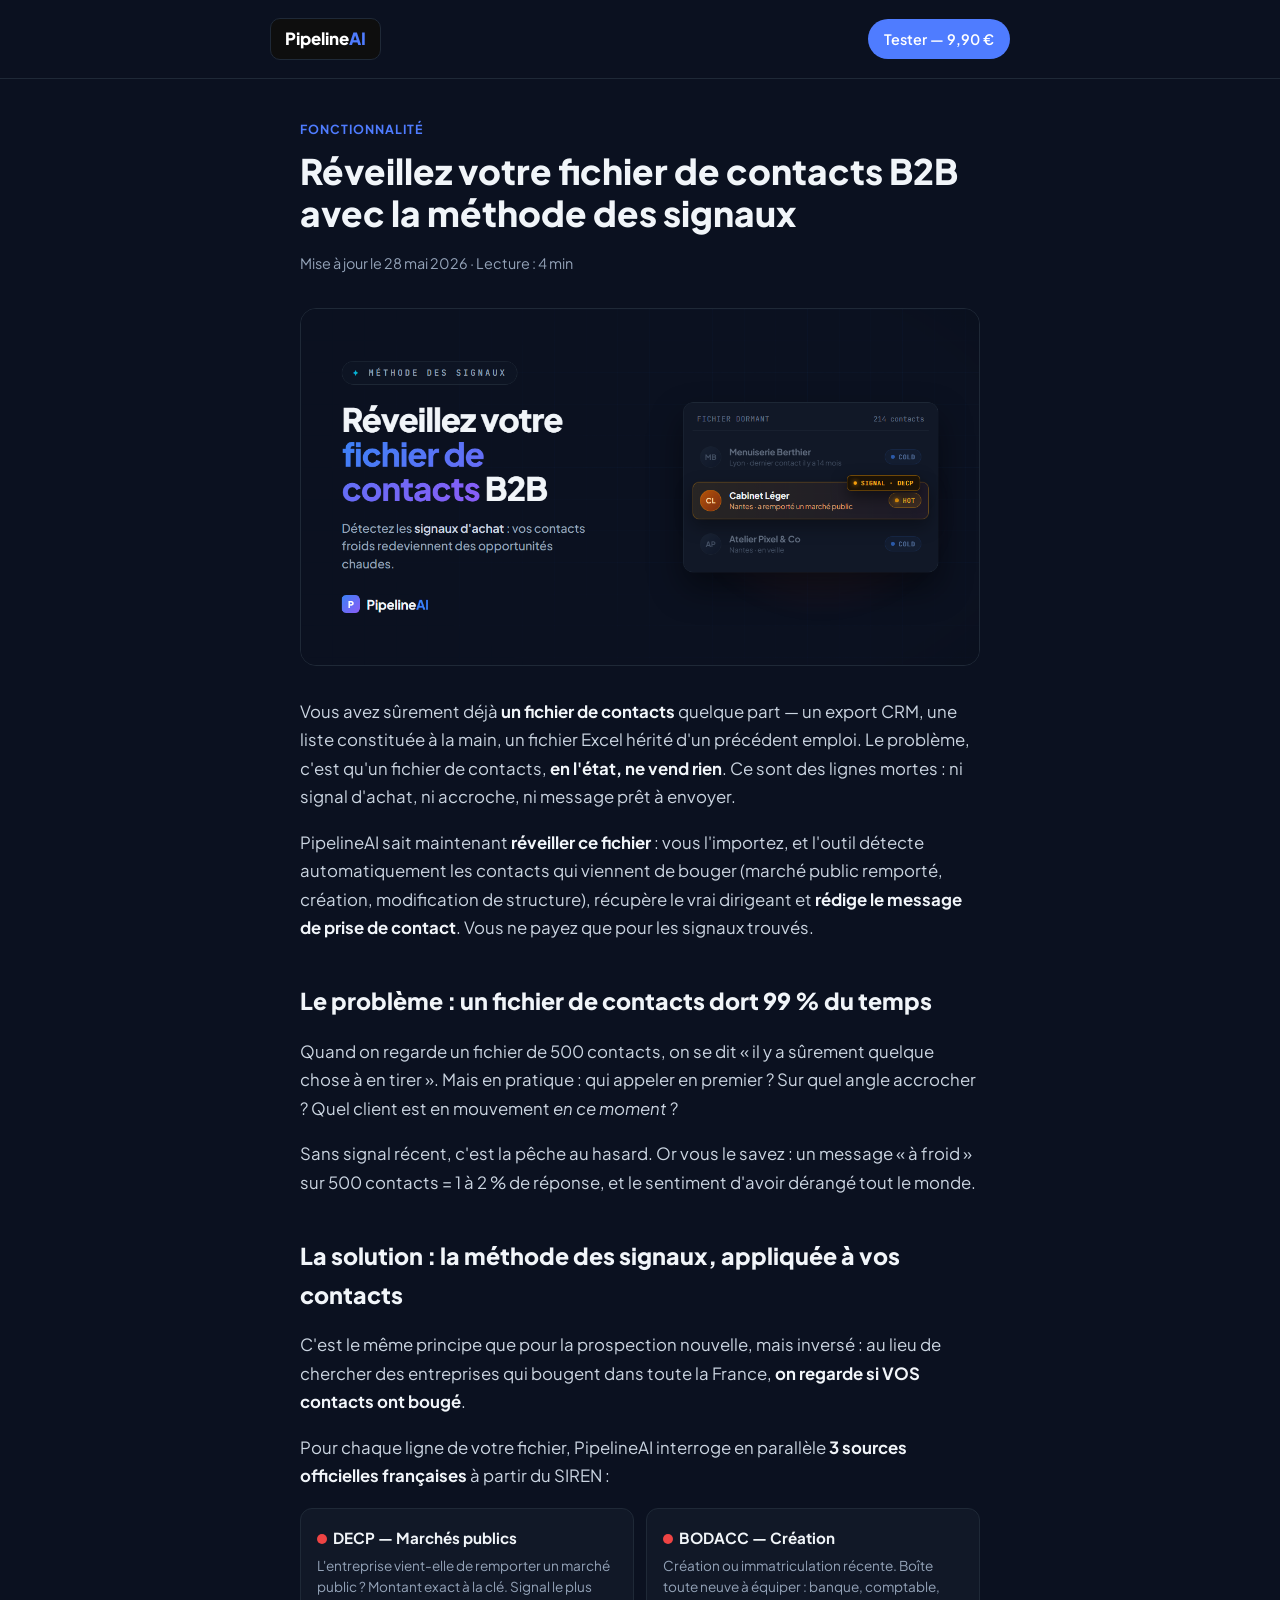
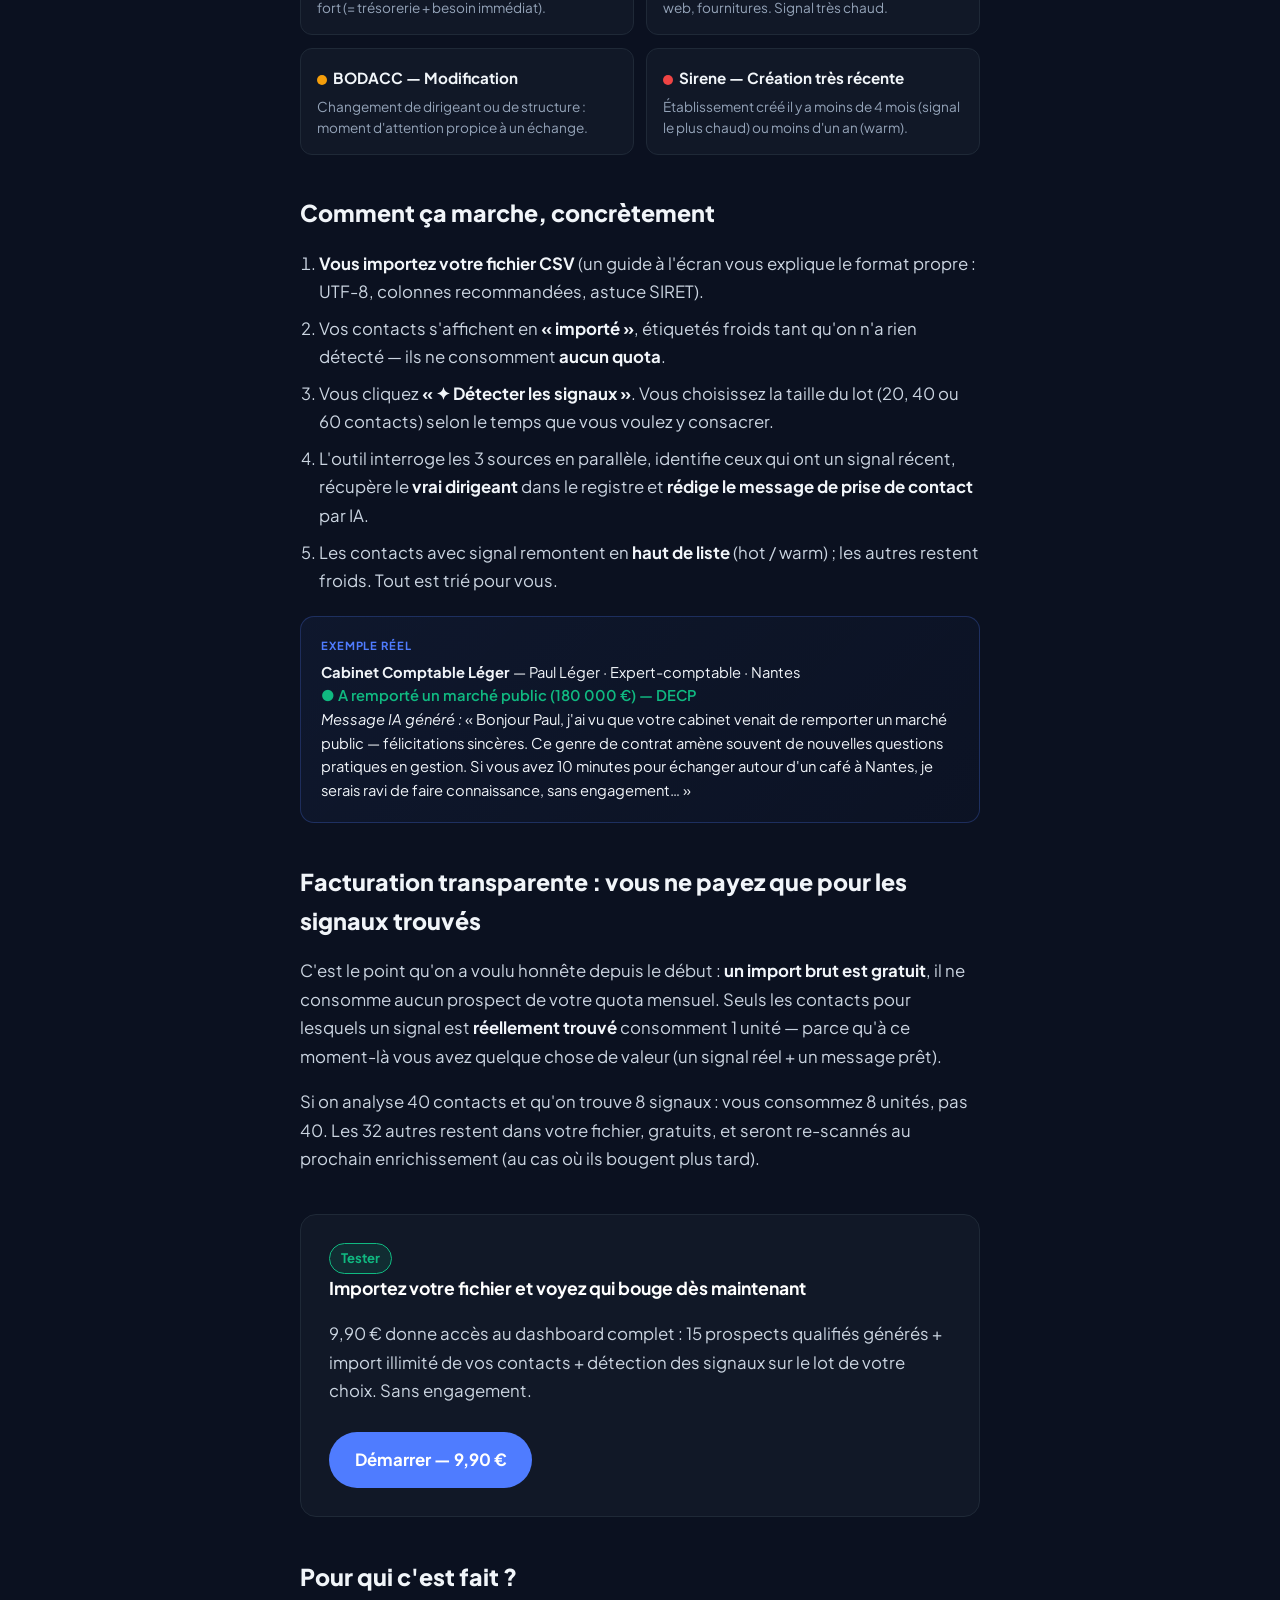
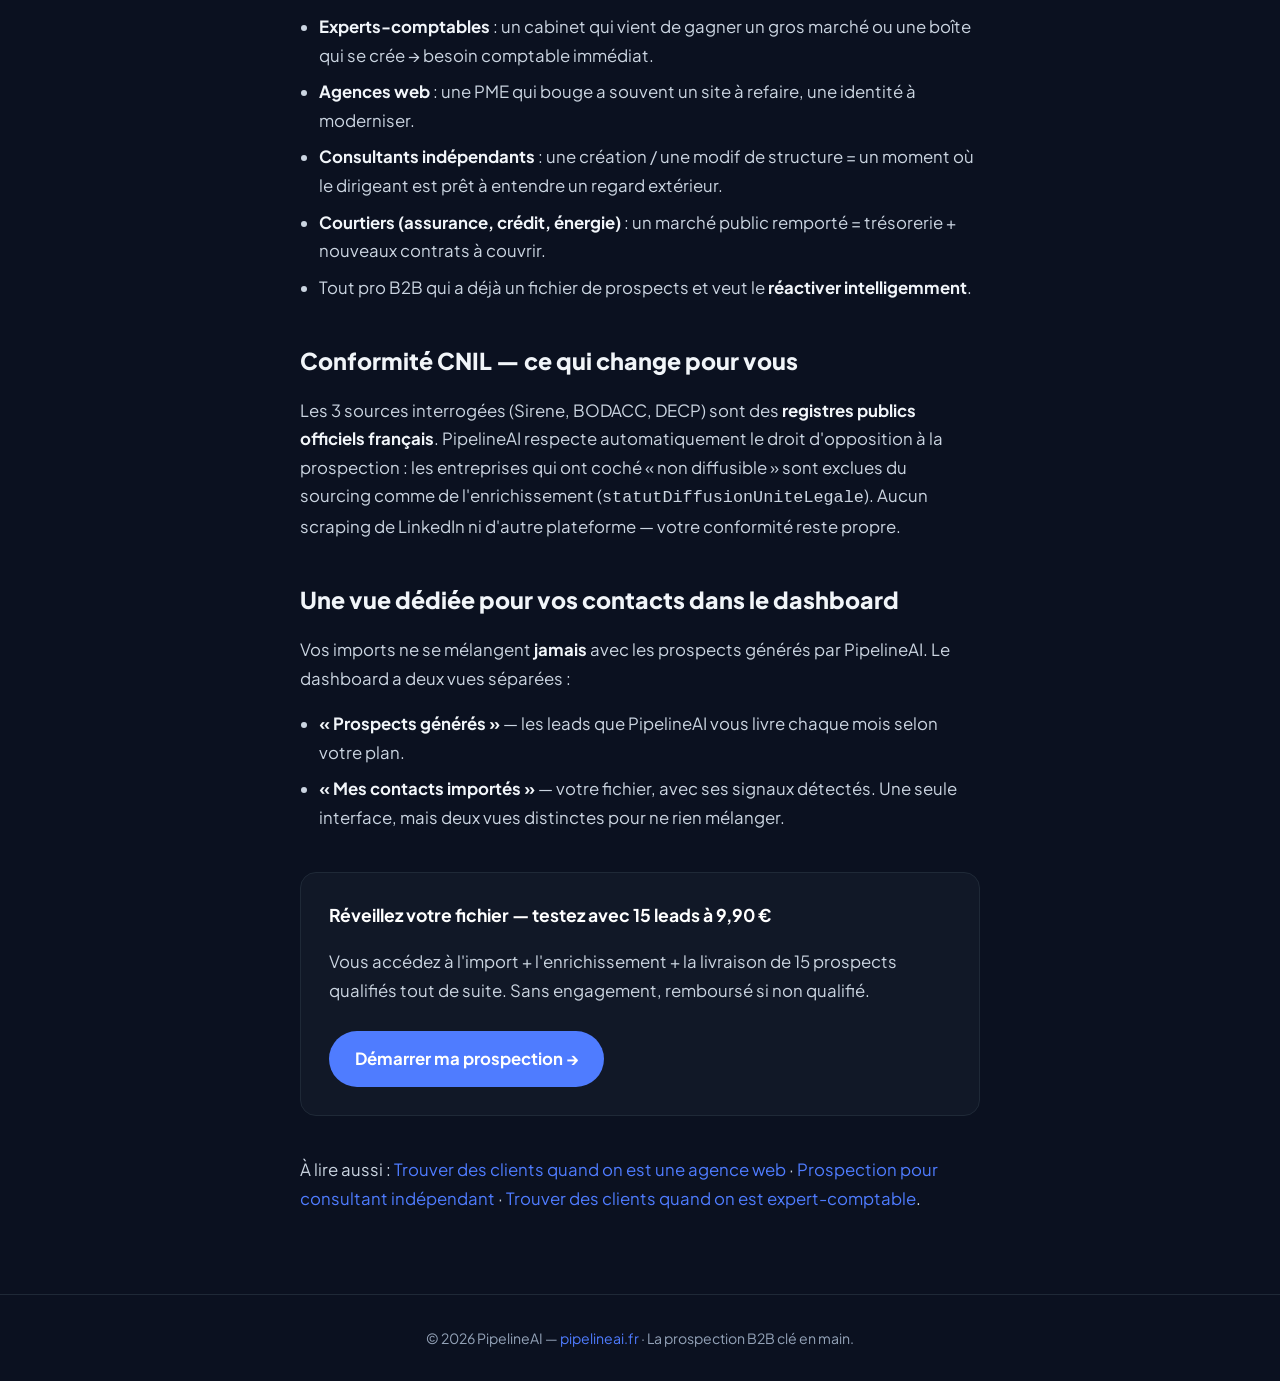
<file: enrichir-vos-contacts.html>
<!DOCTYPE html>
<html lang="fr">
<head>
<meta charset="UTF-8">
<meta name="viewport" content="width=device-width, initial-scale=1.0">
<title>Enrichir vos contacts B2B : la méthode des signaux | PipelineAI</title>
<meta name="description" content="Vos contacts B2B dorment dans un fichier ? PipelineAI détecte automatiquement leurs signaux d'achat (marché public, création, modification) et rédige le message IA. Vous ne payez que pour les signaux trouvés.">
<link rel="canonical" href="https://pipelineai.fr/enrichir-vos-contacts.html">
<meta name="robots" content="index, follow">

<meta property="og:type" content="website">
<meta property="og:site_name" content="PipelineAI">
<meta property="og:locale" content="fr_FR">
<meta property="og:url" content="https://pipelineai.fr/enrichir-vos-contacts.html">
<meta property="og:title" content="Enrichir vos contacts B2B : la méthode des signaux">
<meta property="og:description" content="Importez votre fichier. On détecte qui vient de bouger (marché public, création, modification) et on rédige le message. Vous ne payez que pour les signaux trouvés.">
<meta property="og:image" content="https://pipelineai.fr/blog/blog-cover-enrichir.png">
<meta name="twitter:card" content="summary_large_image">
<meta name="twitter:title" content="Enrichir vos contacts B2B : la méthode des signaux">
<meta name="twitter:description" content="Détection automatique des signaux d'achat sur vos contacts existants + message IA prêt à envoyer.">
<meta name="twitter:image" content="https://pipelineai.fr/blog/blog-cover-enrichir.png">

<script type="application/ld+json">
{
  "@context": "https://schema.org",
  "@type": "WebPage",
  "name": "Enrichir vos contacts B2B : la méthode des signaux",
  "description": "Importez votre fichier de contacts B2B. PipelineAI détecte les signaux d'achat récents (marché public, création, modification) et génère le message de prise de contact. Facturation seulement si signal trouvé.",
  "inLanguage": "fr",
  "url": "https://pipelineai.fr/enrichir-vos-contacts.html",
  "publisher": {"@type": "Organization", "name": "PipelineAI", "url": "https://pipelineai.fr/"},
  "image": "https://pipelineai.fr/blog/blog-cover-enrichir.png"
}
</script>

<link rel="preconnect" href="https://fonts.googleapis.com">
<link href="https://fonts.googleapis.com/css2?family=Plus+Jakarta+Sans:wght@400;500;600;700;800&display=swap" rel="stylesheet">
<style>
  :root{--bg:#0B1120;--bg-2:#111827;--border:#1F2937;--text:#F1F5F9;--text-2:#94A3B8;--blue:#4F7CFF;--green:#10B981;--amber:#F59E0B;--red:#EF4444;}
  *{box-sizing:border-box;}
  body{margin:0;background:var(--bg);color:var(--text);font-family:'Plus Jakarta Sans',Arial,sans-serif;line-height:1.7;font-size:1.05rem;}
  a{color:var(--blue);text-decoration:none;}
  a:hover{text-decoration:underline;}
  header{border-bottom:1px solid var(--border);}
  .nav{max-width:780px;margin:0 auto;padding:1.1rem 1.25rem;display:flex;align-items:center;justify-content:space-between;}
  .logo{background:#0e0e0e;border:1px solid var(--border);border-radius:10px;padding:6px 14px;font-weight:800;color:#fff;}
  .logo span{color:var(--blue);}
  .nav-cta{background:var(--blue);color:#fff;padding:0.5rem 1rem;border-radius:100px;font-size:0.9rem;font-weight:600;}
  article{max-width:720px;margin:0 auto;padding:2.5rem 1.25rem 4rem;}
  .eyebrow{color:var(--blue);font-size:0.78rem;text-transform:uppercase;letter-spacing:0.08em;font-weight:700;}
  h1{font-size:2.2rem;line-height:1.22;font-weight:800;margin:0.6rem 0 1rem;}
  h2{font-size:1.45rem;font-weight:800;margin:2.4rem 0 0.8rem;}
  h3{font-size:1.1rem;font-weight:700;margin:1.6rem 0 0.4rem;}
  p,li{color:#cbd5e1;}
  strong{color:var(--text);}
  .meta{color:var(--text-2);font-size:0.9rem;margin-bottom:2rem;}
  .cta-box{background:var(--bg-2);border:1px solid var(--border);border-radius:16px;padding:1.75rem;margin:2.5rem 0;}
  .cta-box h3{margin-top:0;color:#fff;}
  .cta-btn{display:inline-block;background:var(--blue);color:#fff;padding:0.85rem 1.6rem;border-radius:100px;font-weight:700;margin-top:0.6rem;}
  .pill{display:inline-block;background:rgba(16,185,129,0.12);border:1px solid var(--green);color:var(--green);padding:0.2rem 0.7rem;border-radius:100px;font-size:0.82rem;font-weight:700;}
  ul,ol{padding-left:1.2rem;}
  li{margin-bottom:0.5rem;}
  .signals-grid{display:grid;grid-template-columns:repeat(auto-fit,minmax(220px,1fr));gap:0.8rem;margin:1rem 0 1.25rem;}
  .signal-card{background:var(--bg-2);border:1px solid var(--border);border-radius:12px;padding:1rem;}
  .signal-card .dot{display:inline-block;width:10px;height:10px;border-radius:50%;margin-right:6px;vertical-align:middle;}
  .signal-card h4{margin:0 0 0.3rem;font-size:0.95rem;font-weight:700;color:var(--text);}
  .signal-card p{margin:0;font-size:0.85rem;color:var(--text-2);line-height:1.55;}
  .example-card{background:linear-gradient(135deg,rgba(79,124,255,0.06),rgba(79,124,255,0.02));border:1px solid rgba(79,124,255,0.25);border-radius:14px;padding:1.25rem;margin:1.25rem 0;font-size:0.92rem;line-height:1.6;}
  .example-card .label{font-size:0.7rem;text-transform:uppercase;letter-spacing:0.08em;color:var(--blue);font-weight:700;margin-bottom:0.4rem;}
  .example-card .signal-line{color:var(--green);font-weight:600;margin-top:0.3rem;}
  footer{border-top:1px solid var(--border);text-align:center;padding:2rem 1.25rem;color:var(--text-2);font-size:0.88rem;}
</style>
</head>
<body>
<header>
  <div class="nav">
    <a href="https://pipelineai.fr/" class="logo">Pipeline<span>AI</span></a>
    <a href="https://pipelineai.fr/#offer" class="nav-cta">Tester — 9,90 €</a>
  </div>
</header>

<article>
  <div class="eyebrow">Fonctionnalité</div>
  <h1>Réveillez votre fichier de contacts B2B avec la méthode des signaux</h1>
  <div class="meta">Mise à jour le 28 mai 2026 · Lecture : 4 min</div>
  <img src="blog/blog-cover-enrichir.png" alt="Réveillez votre fichier de contacts B2B avec la méthode des signaux — PipelineAI" width="1200" height="630" style="width:100%;height:auto;display:block;border-radius:16px;border:1px solid var(--border);margin:0 0 2rem;">

  <p>Vous avez sûrement déjà <strong>un fichier de contacts</strong> quelque part — un export CRM, une liste constituée à la main, un fichier Excel hérité d'un précédent emploi. Le problème, c'est qu'un fichier de contacts, <strong>en l'état, ne vend rien</strong>. Ce sont des lignes mortes : ni signal d'achat, ni accroche, ni message prêt à envoyer.</p>

  <p>PipelineAI sait maintenant <strong>réveiller ce fichier</strong> : vous l'importez, et l'outil détecte automatiquement les contacts qui viennent de bouger (marché public remporté, création, modification de structure), récupère le vrai dirigeant et <strong>rédige le message de prise de contact</strong>. Vous ne payez que pour les signaux trouvés.</p>

  <h2>Le problème : un fichier de contacts dort 99 % du temps</h2>
  <p>Quand on regarde un fichier de 500 contacts, on se dit « il y a sûrement quelque chose à en tirer ». Mais en pratique : qui appeler en premier ? Sur quel angle accrocher ? Quel client est en mouvement <em>en ce moment</em> ?</p>
  <p>Sans signal récent, c'est la pêche au hasard. Or vous le savez : un message « à froid » sur 500 contacts = 1 à 2 % de réponse, et le sentiment d'avoir dérangé tout le monde.</p>

  <h2>La solution : la méthode des signaux, appliquée à vos contacts</h2>
  <p>C'est le même principe que pour la prospection nouvelle, mais inversé : au lieu de chercher des entreprises qui bougent dans toute la France, <strong>on regarde si VOS contacts ont bougé</strong>.</p>
  <p>Pour chaque ligne de votre fichier, PipelineAI interroge en parallèle <strong>3 sources officielles françaises</strong> à partir du SIREN :</p>

  <div class="signals-grid">
    <div class="signal-card">
      <h4><span class="dot" style="background:var(--red)"></span>DECP — Marchés publics</h4>
      <p>L'entreprise vient-elle de remporter un marché public ? Montant exact à la clé. Signal le plus fort (= trésorerie + besoin immédiat).</p>
    </div>
    <div class="signal-card">
      <h4><span class="dot" style="background:var(--red)"></span>BODACC — Création</h4>
      <p>Création ou immatriculation récente. Boîte toute neuve à équiper : banque, comptable, web, fournitures. Signal très chaud.</p>
    </div>
    <div class="signal-card">
      <h4><span class="dot" style="background:var(--amber)"></span>BODACC — Modification</h4>
      <p>Changement de dirigeant ou de structure : moment d'attention propice à un échange.</p>
    </div>
    <div class="signal-card">
      <h4><span class="dot" style="background:var(--red)"></span>Sirene — Création très récente</h4>
      <p>Établissement créé il y a moins de 4 mois (signal le plus chaud) ou moins d'un an (warm).</p>
    </div>
  </div>

  <h2>Comment ça marche, concrètement</h2>
  <ol>
    <li><strong>Vous importez votre fichier CSV</strong> (un guide à l'écran vous explique le format propre : UTF-8, colonnes recommandées, astuce SIRET).</li>
    <li>Vos contacts s'affichent en <strong>« importé »</strong>, étiquetés froids tant qu'on n'a rien détecté — ils ne consomment <strong>aucun quota</strong>.</li>
    <li>Vous cliquez <strong>« ✦ Détecter les signaux »</strong>. Vous choisissez la taille du lot (20, 40 ou 60 contacts) selon le temps que vous voulez y consacrer.</li>
    <li>L'outil interroge les 3 sources en parallèle, identifie ceux qui ont un signal récent, récupère le <strong>vrai dirigeant</strong> dans le registre et <strong>rédige le message de prise de contact</strong> par IA.</li>
    <li>Les contacts avec signal remontent en <strong>haut de liste</strong> (hot / warm) ; les autres restent froids. Tout est trié pour vous.</li>
  </ol>

  <div class="example-card">
    <div class="label">Exemple réel</div>
    <strong>Cabinet Comptable Léger</strong> — Paul Léger · Expert-comptable · Nantes<br>
    <span class="signal-line">● A remporté un marché public (180 000 €) — DECP</span><br>
    <em>Message IA généré :</em> « Bonjour Paul, j'ai vu que votre cabinet venait de remporter un marché public — félicitations sincères. Ce genre de contrat amène souvent de nouvelles questions pratiques en gestion. Si vous avez 10 minutes pour échanger autour d'un café à Nantes, je serais ravi de faire connaissance, sans engagement… »
  </div>

  <h2>Facturation transparente : vous ne payez que pour les signaux trouvés</h2>
  <p>C'est le point qu'on a voulu honnête depuis le début : <strong>un import brut est gratuit</strong>, il ne consomme aucun prospect de votre quota mensuel. Seuls les contacts pour lesquels un signal est <strong>réellement trouvé</strong> consomment 1 unité — parce qu'à ce moment-là vous avez quelque chose de valeur (un signal réel + un message prêt).</p>
  <p>Si on analyse 40 contacts et qu'on trouve 8 signaux : vous consommez 8 unités, pas 40. Les 32 autres restent dans votre fichier, gratuits, et seront re-scannés au prochain enrichissement (au cas où ils bougent plus tard).</p>

  <div class="cta-box">
    <span class="pill">Tester</span>
    <h3>Importez votre fichier et voyez qui bouge dès maintenant</h3>
    <p>9,90 € donne accès au dashboard complet : 15 prospects qualifiés générés + import illimité de vos contacts + détection des signaux sur le lot de votre choix. Sans engagement.</p>
    <a href="https://pipelineai.fr/#offer" class="cta-btn">Démarrer — 9,90 €</a>
  </div>

  <h2>Pour qui c'est fait ?</h2>
  <ul>
    <li><strong>Experts-comptables</strong> : un cabinet qui vient de gagner un gros marché ou une boîte qui se crée → besoin comptable immédiat.</li>
    <li><strong>Agences web</strong> : une PME qui bouge a souvent un site à refaire, une identité à moderniser.</li>
    <li><strong>Consultants indépendants</strong> : une création / une modif de structure = un moment où le dirigeant est prêt à entendre un regard extérieur.</li>
    <li><strong>Courtiers (assurance, crédit, énergie)</strong> : un marché public remporté = trésorerie + nouveaux contrats à couvrir.</li>
    <li>Tout pro B2B qui a déjà un fichier de prospects et veut le <strong>réactiver intelligemment</strong>.</li>
  </ul>

  <h2>Conformité CNIL — ce qui change pour vous</h2>
  <p>Les 3 sources interrogées (Sirene, BODACC, DECP) sont des <strong>registres publics officiels français</strong>. PipelineAI respecte automatiquement le droit d'opposition à la prospection : les entreprises qui ont coché « non diffusible » sont exclues du sourcing comme de l'enrichissement (<code>statutDiffusionUniteLegale</code>). Aucun scraping de LinkedIn ni d'autre plateforme — votre conformité reste propre.</p>

  <h2>Une vue dédiée pour vos contacts dans le dashboard</h2>
  <p>Vos imports ne se mélangent <strong>jamais</strong> avec les prospects générés par PipelineAI. Le dashboard a deux vues séparées :</p>
  <ul>
    <li><strong>« Prospects générés »</strong> — les leads que PipelineAI vous livre chaque mois selon votre plan.</li>
    <li><strong>« Mes contacts importés »</strong> — votre fichier, avec ses signaux détectés. Une seule interface, mais deux vues distinctes pour ne rien mélanger.</li>
  </ul>

  <div class="cta-box">
    <h3>Réveillez votre fichier — testez avec 15 leads à 9,90 €</h3>
    <p>Vous accédez à l'import + l'enrichissement + la livraison de 15 prospects qualifiés tout de suite. Sans engagement, remboursé si non qualifié.</p>
    <a href="https://pipelineai.fr/#offer" class="cta-btn">Démarrer ma prospection →</a>
  </div>

  <p>À lire aussi : <a href="https://pipelineai.fr/blog/trouver-clients-agence-web.html">Trouver des clients quand on est une agence web</a> · <a href="https://pipelineai.fr/blog/prospection-consultant-independant.html">Prospection pour consultant indépendant</a> · <a href="https://pipelineai.fr/blog/trouver-clients-expert-comptable.html">Trouver des clients quand on est expert-comptable</a>.</p>
</article>

<footer>
  © 2026 PipelineAI — <a href="https://pipelineai.fr/">pipelineai.fr</a> · La prospection B2B clé en main.
</footer>
</body>
</html>
</file>
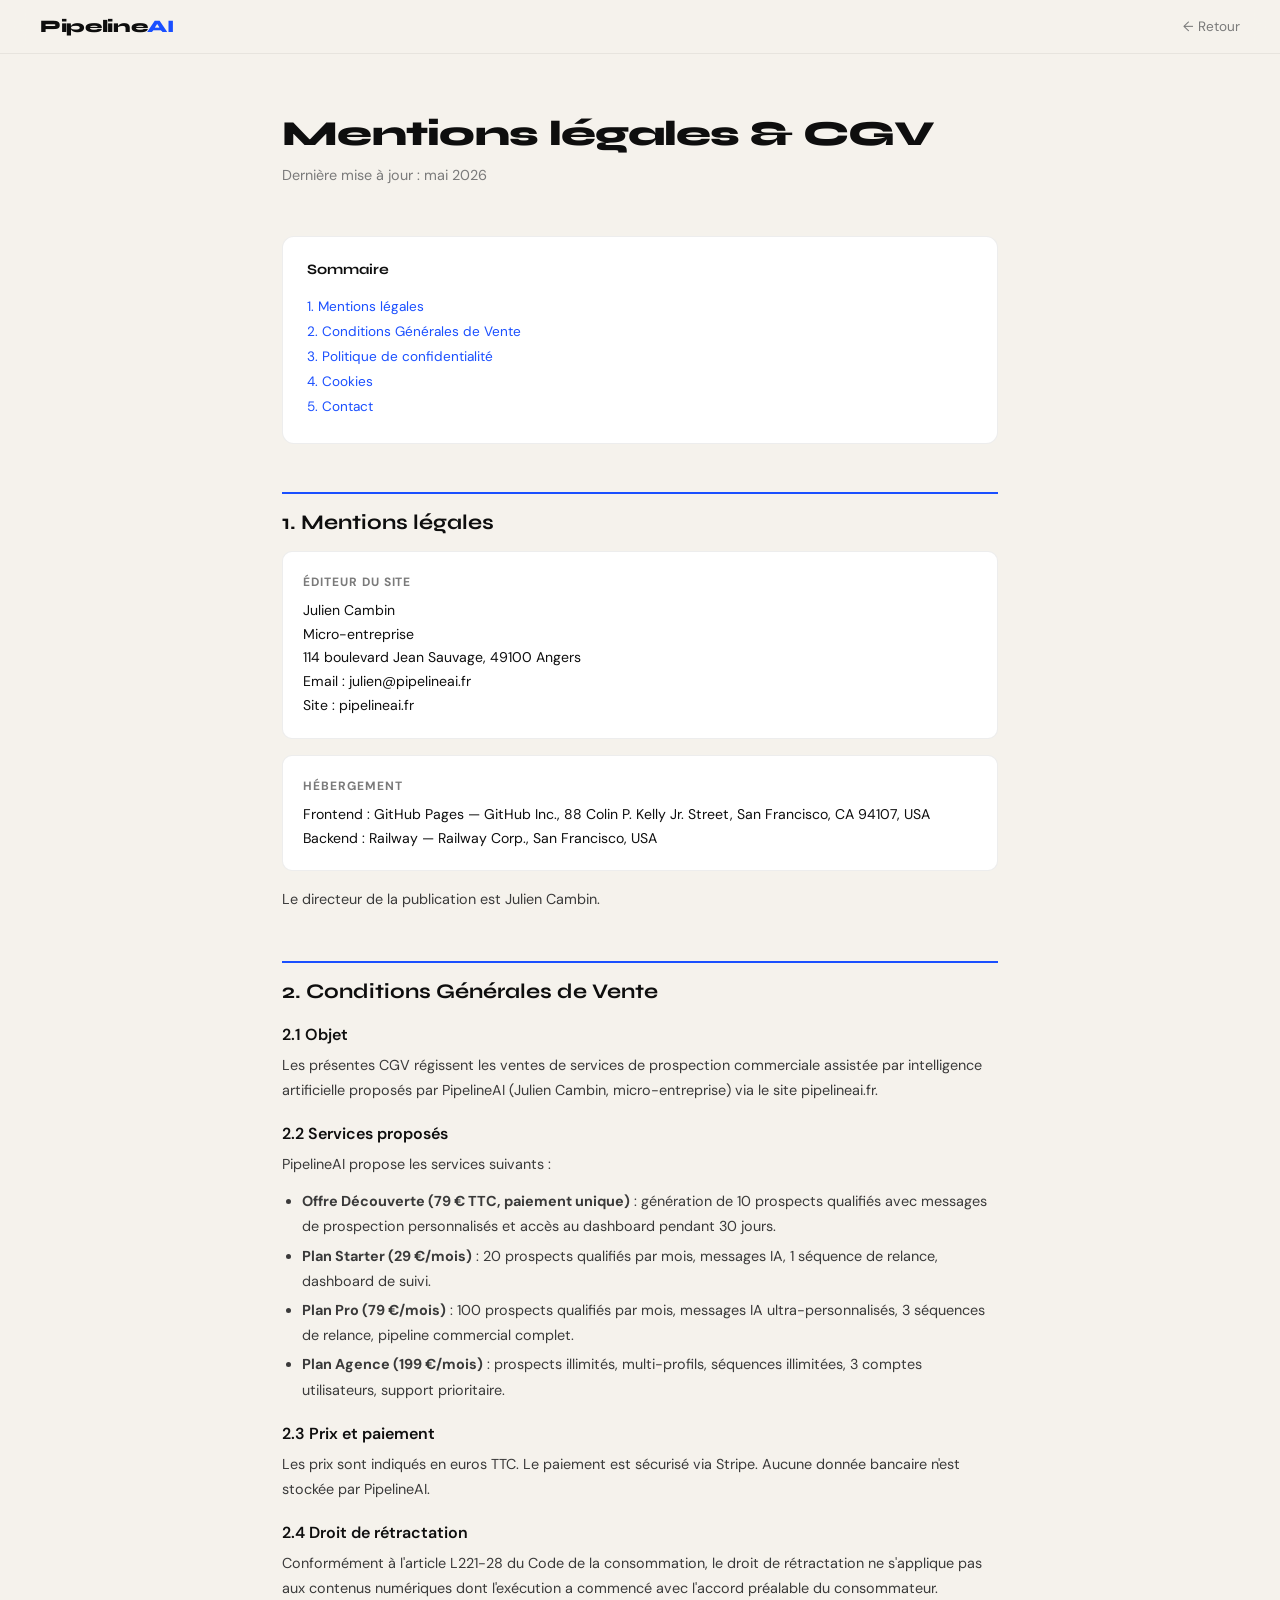
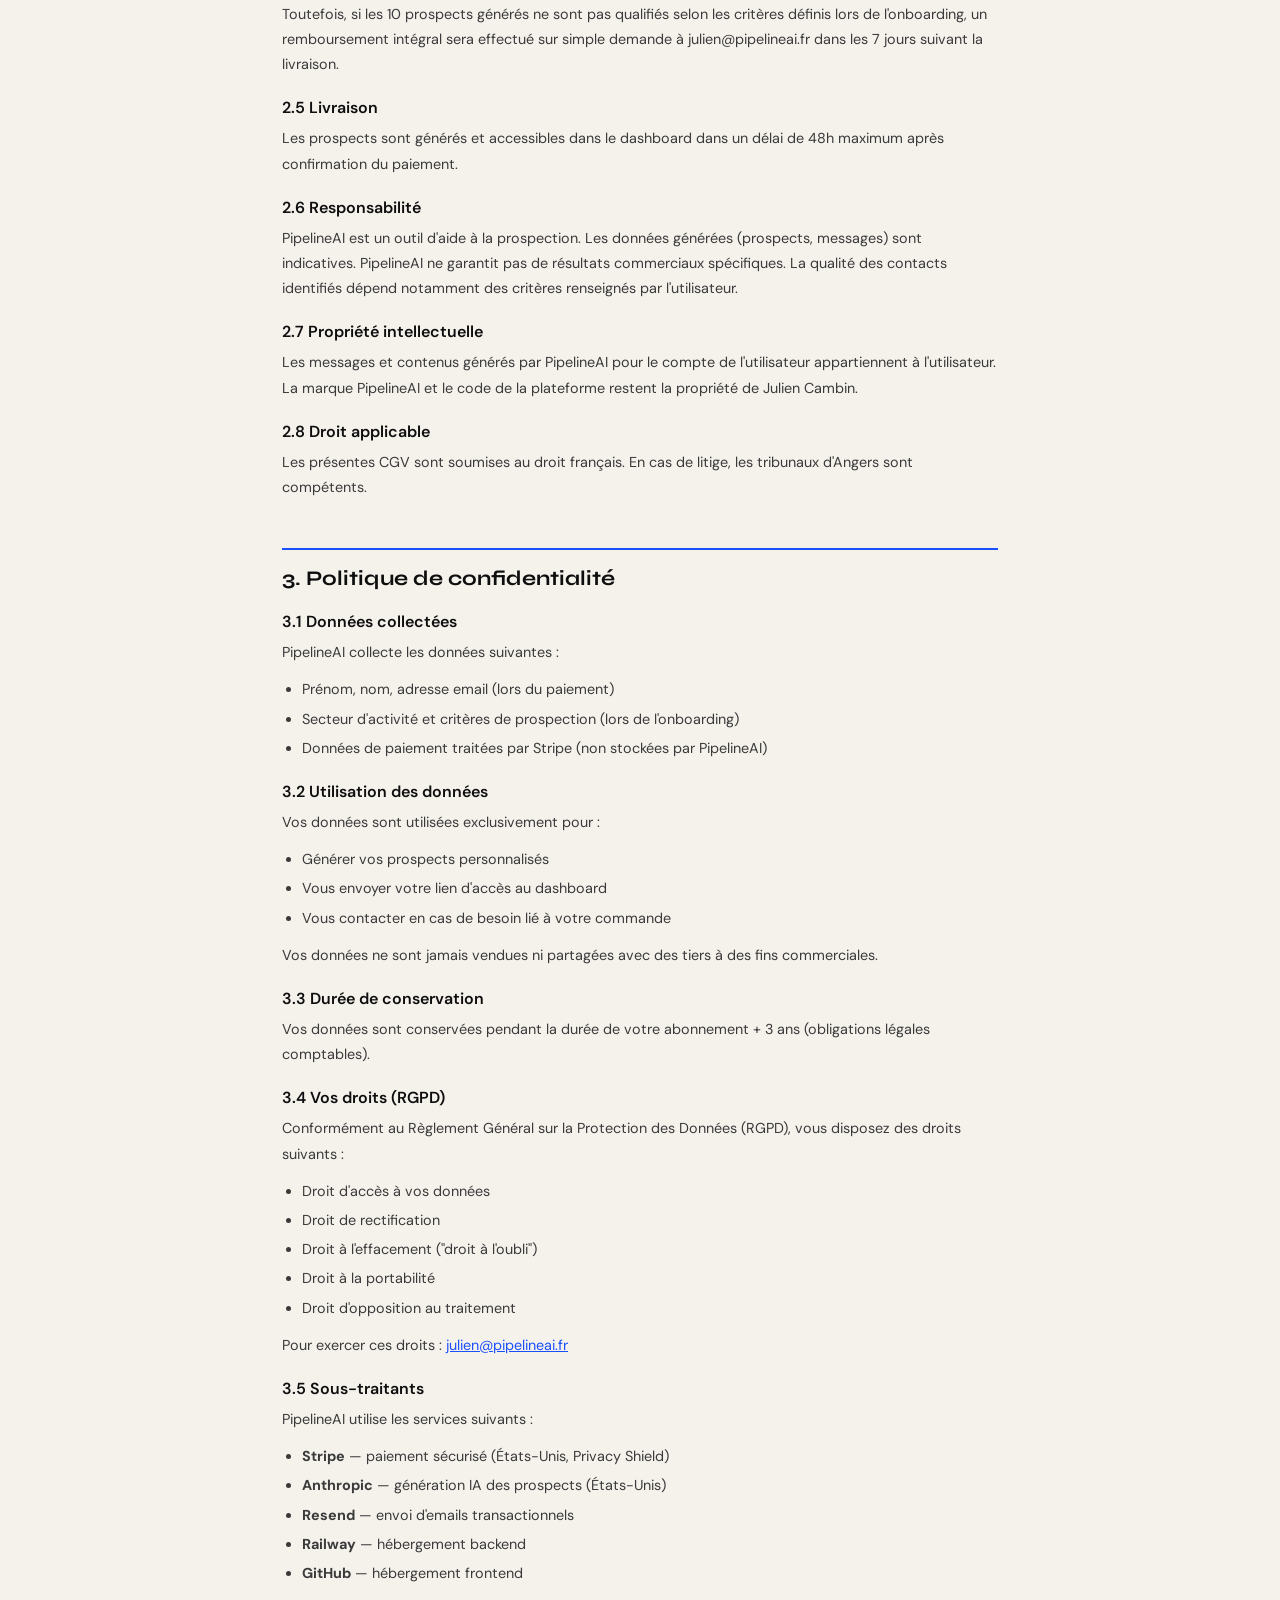
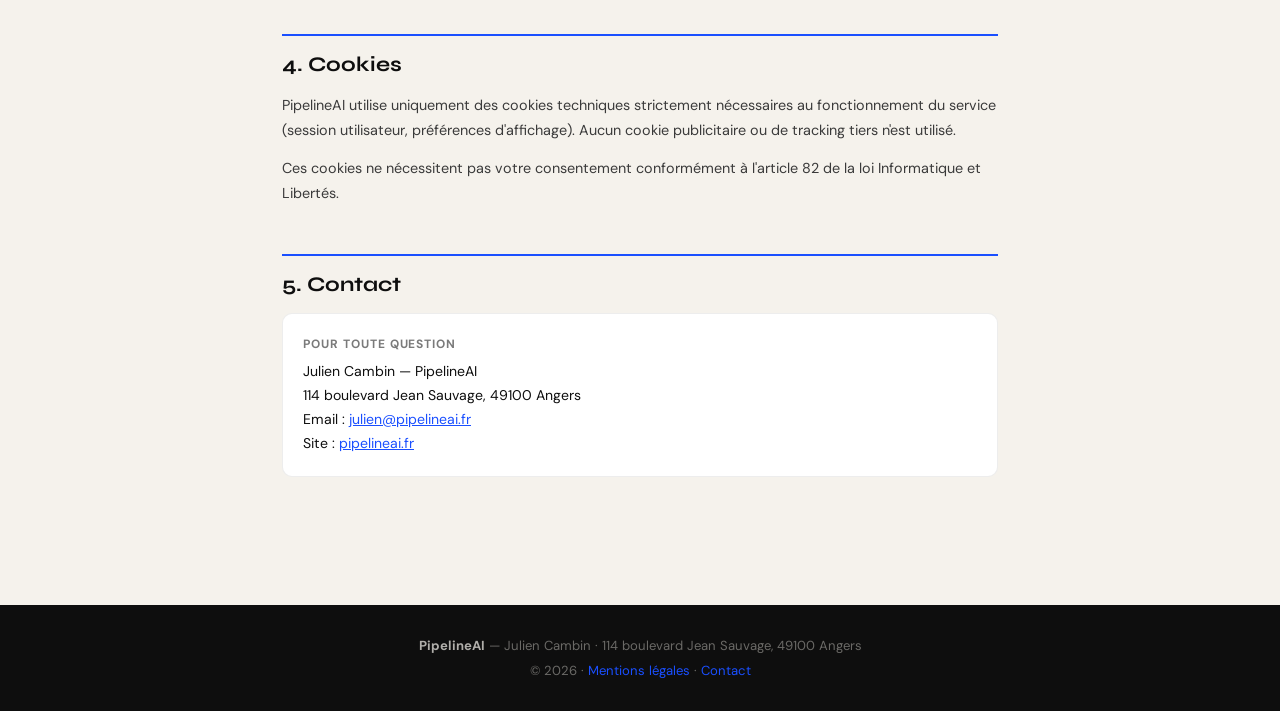
<file: Mentions légales & CGV — PipelineAI.html>
<!DOCTYPE html>
<html lang="fr">
<head>
<meta charset="UTF-8">
<meta name="viewport" content="width=device-width, initial-scale=1.0">
<title>Mentions légales & CGV — PipelineAI</title>
<link rel="preconnect" href="https://fonts.googleapis.com">
<link href="https://fonts.googleapis.com/css2?family=Syne:wght@700;800&family=DM+Sans:wght@300;400;500&display=swap" rel="stylesheet">
<style>
  *, *::before, *::after { box-sizing: border-box; margin: 0; padding: 0; }
  body { font-family: 'DM Sans', sans-serif; background: #f5f2ec; color: #0e0e0e; }
  nav {
    position: fixed; top: 0; left: 0; right: 0; z-index: 100;
    display: flex; align-items: center; justify-content: space-between;
    padding: 1rem 2.5rem;
    background: rgba(245,242,236,0.92); backdrop-filter: blur(12px);
    border-bottom: 1px solid rgba(0,0,0,0.06);
  }
  .nav-logo { font-family: 'Syne', sans-serif; font-weight: 800; font-size: 1.1rem; letter-spacing: -0.02em; text-decoration: none; color: #0e0e0e; }
  .nav-logo span { color: #1a4fff; }
  .container { max-width: 780px; margin: 0 auto; padding: 7rem 2rem 5rem; }
  h1 { font-family: 'Syne', sans-serif; font-size: 2.2rem; font-weight: 800; letter-spacing: -0.02em; margin-bottom: 0.5rem; }
  .subtitle { color: #7a7a7a; font-size: 0.9rem; margin-bottom: 3rem; }
  .toc { background: #fff; border-radius: 12px; padding: 1.5rem; margin-bottom: 3rem; border: 1px solid rgba(0,0,0,0.07); }
  .toc-title { font-family: 'Syne', sans-serif; font-weight: 700; font-size: 0.9rem; margin-bottom: 1rem; }
  .toc a { display: block; font-size: 0.85rem; color: #1a4fff; text-decoration: none; padding: 4px 0; }
  .toc a:hover { text-decoration: underline; }
  section { margin-bottom: 3rem; }
  h2 { font-family: 'Syne', sans-serif; font-size: 1.3rem; font-weight: 700; margin-bottom: 1rem; padding-top: 1rem; border-top: 2px solid #1a4fff; }
  h3 { font-size: 1rem; font-weight: 600; margin: 1.25rem 0 0.5rem; }
  p { font-size: 0.9rem; line-height: 1.75; color: #3a3a3a; margin-bottom: 0.75rem; }
  ul { padding-left: 1.25rem; margin-bottom: 0.75rem; }
  li { font-size: 0.9rem; line-height: 1.75; color: #3a3a3a; margin-bottom: 4px; }
  .info-box { background: #fff; border-radius: 10px; padding: 1.25rem; margin: 1rem 0; border: 1px solid rgba(0,0,0,0.07); font-size: 0.88rem; line-height: 1.7; }
  .info-box strong { display: block; font-size: 0.75rem; text-transform: uppercase; letter-spacing: 0.08em; color: #7a7a7a; margin-bottom: 6px; }
  footer { background: #0e0e0e; color: rgba(245,242,236,0.4); text-align: center; padding: 2rem; font-size: 0.82rem; }
  footer a { color: #1a4fff; text-decoration: none; }
  @media (max-width: 640px) { nav { padding: 0.875rem 1.25rem; } .container { padding: 6rem 1.25rem 3rem; } h1 { font-size: 1.8rem; } }
</style>
</head>
<body>

<nav>
  <a class="nav-logo" href="/">Pipeline<span>AI</span></a>
  <a href="/" style="font-size:0.85rem;color:#7a7a7a;text-decoration:none;">← Retour</a>
</nav>

<div class="container">
  <h1>Mentions légales & CGV</h1>
  <p class="subtitle">Dernière mise à jour : mai 2026</p>

  <div class="toc">
    <div class="toc-title">Sommaire</div>
    <a href="#mentions">1. Mentions légales</a>
    <a href="#cgv">2. Conditions Générales de Vente</a>
    <a href="#confidentialite">3. Politique de confidentialité</a>
    <a href="#cookies">4. Cookies</a>
    <a href="#contact">5. Contact</a>
  </div>

  <!-- MENTIONS LÉGALES -->
  <section id="mentions">
    <h2>1. Mentions légales</h2>
    <div class="info-box">
      <strong>Éditeur du site</strong>
      Julien Cambin<br>
      Micro-entreprise<br>
      114 boulevard Jean Sauvage, 49100 Angers<br>
      Email : julien@pipelineai.fr<br>
      Site : pipelineai.fr
    </div>
    <div class="info-box">
      <strong>Hébergement</strong>
      Frontend : GitHub Pages — GitHub Inc., 88 Colin P. Kelly Jr. Street, San Francisco, CA 94107, USA<br>
      Backend : Railway — Railway Corp., San Francisco, USA
    </div>
    <p>Le directeur de la publication est Julien Cambin.</p>
  </section>

  <!-- CGV -->
  <section id="cgv">
    <h2>2. Conditions Générales de Vente</h2>

    <h3>2.1 Objet</h3>
    <p>Les présentes CGV régissent les ventes de services de prospection commerciale assistée par intelligence artificielle proposés par PipelineAI (Julien Cambin, micro-entreprise) via le site pipelineai.fr.</p>

    <h3>2.2 Services proposés</h3>
    <p>PipelineAI propose les services suivants :</p>
    <ul>
      <li><strong>Offre Découverte (79 € TTC, paiement unique)</strong> : génération de 10 prospects qualifiés avec messages de prospection personnalisés et accès au dashboard pendant 30 jours.</li>
      <li><strong>Plan Starter (29 €/mois)</strong> : 20 prospects qualifiés par mois, messages IA, 1 séquence de relance, dashboard de suivi.</li>
      <li><strong>Plan Pro (79 €/mois)</strong> : 100 prospects qualifiés par mois, messages IA ultra-personnalisés, 3 séquences de relance, pipeline commercial complet.</li>
      <li><strong>Plan Agence (199 €/mois)</strong> : prospects illimités, multi-profils, séquences illimitées, 3 comptes utilisateurs, support prioritaire.</li>
    </ul>

    <h3>2.3 Prix et paiement</h3>
    <p>Les prix sont indiqués en euros TTC. Le paiement est sécurisé via Stripe. Aucune donnée bancaire n'est stockée par PipelineAI.</p>

    <h3>2.4 Droit de rétractation</h3>
    <p>Conformément à l'article L221-28 du Code de la consommation, le droit de rétractation ne s'applique pas aux contenus numériques dont l'exécution a commencé avec l'accord préalable du consommateur. Toutefois, si les 10 prospects générés ne sont pas qualifiés selon les critères définis lors de l'onboarding, un remboursement intégral sera effectué sur simple demande à julien@pipelineai.fr dans les 7 jours suivant la livraison.</p>

    <h3>2.5 Livraison</h3>
    <p>Les prospects sont générés et accessibles dans le dashboard dans un délai de 48h maximum après confirmation du paiement.</p>

    <h3>2.6 Responsabilité</h3>
    <p>PipelineAI est un outil d'aide à la prospection. Les données générées (prospects, messages) sont indicatives. PipelineAI ne garantit pas de résultats commerciaux spécifiques. La qualité des contacts identifiés dépend notamment des critères renseignés par l'utilisateur.</p>

    <h3>2.7 Propriété intellectuelle</h3>
    <p>Les messages et contenus générés par PipelineAI pour le compte de l'utilisateur appartiennent à l'utilisateur. La marque PipelineAI et le code de la plateforme restent la propriété de Julien Cambin.</p>

    <h3>2.8 Droit applicable</h3>
    <p>Les présentes CGV sont soumises au droit français. En cas de litige, les tribunaux d'Angers sont compétents.</p>
  </section>

  <!-- CONFIDENTIALITÉ -->
  <section id="confidentialite">
    <h2>3. Politique de confidentialité</h2>

    <h3>3.1 Données collectées</h3>
    <p>PipelineAI collecte les données suivantes :</p>
    <ul>
      <li>Prénom, nom, adresse email (lors du paiement)</li>
      <li>Secteur d'activité et critères de prospection (lors de l'onboarding)</li>
      <li>Données de paiement traitées par Stripe (non stockées par PipelineAI)</li>
    </ul>

    <h3>3.2 Utilisation des données</h3>
    <p>Vos données sont utilisées exclusivement pour :</p>
    <ul>
      <li>Générer vos prospects personnalisés</li>
      <li>Vous envoyer votre lien d'accès au dashboard</li>
      <li>Vous contacter en cas de besoin lié à votre commande</li>
    </ul>
    <p>Vos données ne sont jamais vendues ni partagées avec des tiers à des fins commerciales.</p>

    <h3>3.3 Durée de conservation</h3>
    <p>Vos données sont conservées pendant la durée de votre abonnement + 3 ans (obligations légales comptables).</p>

    <h3>3.4 Vos droits (RGPD)</h3>
    <p>Conformément au Règlement Général sur la Protection des Données (RGPD), vous disposez des droits suivants :</p>
    <ul>
      <li>Droit d'accès à vos données</li>
      <li>Droit de rectification</li>
      <li>Droit à l'effacement ("droit à l'oubli")</li>
      <li>Droit à la portabilité</li>
      <li>Droit d'opposition au traitement</li>
    </ul>
    <p>Pour exercer ces droits : <a href="mailto:julien@pipelineai.fr" style="color:#1a4fff">julien@pipelineai.fr</a></p>

    <h3>3.5 Sous-traitants</h3>
    <p>PipelineAI utilise les services suivants :</p>
    <ul>
      <li><strong>Stripe</strong> — paiement sécurisé (États-Unis, Privacy Shield)</li>
      <li><strong>Anthropic</strong> — génération IA des prospects (États-Unis)</li>
      <li><strong>Resend</strong> — envoi d'emails transactionnels</li>
      <li><strong>Railway</strong> — hébergement backend</li>
      <li><strong>GitHub</strong> — hébergement frontend</li>
    </ul>
  </section>

  <!-- COOKIES -->
  <section id="cookies">
    <h2>4. Cookies</h2>
    <p>PipelineAI utilise uniquement des cookies techniques strictement nécessaires au fonctionnement du service (session utilisateur, préférences d'affichage). Aucun cookie publicitaire ou de tracking tiers n'est utilisé.</p>
    <p>Ces cookies ne nécessitent pas votre consentement conformément à l'article 82 de la loi Informatique et Libertés.</p>
  </section>

  <!-- CONTACT -->
  <section id="contact">
    <h2>5. Contact</h2>
    <div class="info-box">
      <strong>Pour toute question</strong>
      Julien Cambin — PipelineAI<br>
      114 boulevard Jean Sauvage, 49100 Angers<br>
      Email : <a href="mailto:julien@pipelineai.fr" style="color:#1a4fff">julien@pipelineai.fr</a><br>
      Site : <a href="https://pipelineai.fr" style="color:#1a4fff">pipelineai.fr</a>
    </div>
  </section>

</div>

<footer>
  <strong style="color:rgba(245,242,236,0.7)">PipelineAI</strong> — Julien Cambin · 114 boulevard Jean Sauvage, 49100 Angers<br>
  <span style="margin-top:0.5rem;display:block">© 2026 · <a href="/mentions.html">Mentions légales</a> · <a href="mailto:julien@pipelineai.fr">Contact</a></span>
</footer>

</body>
</html>
</file>
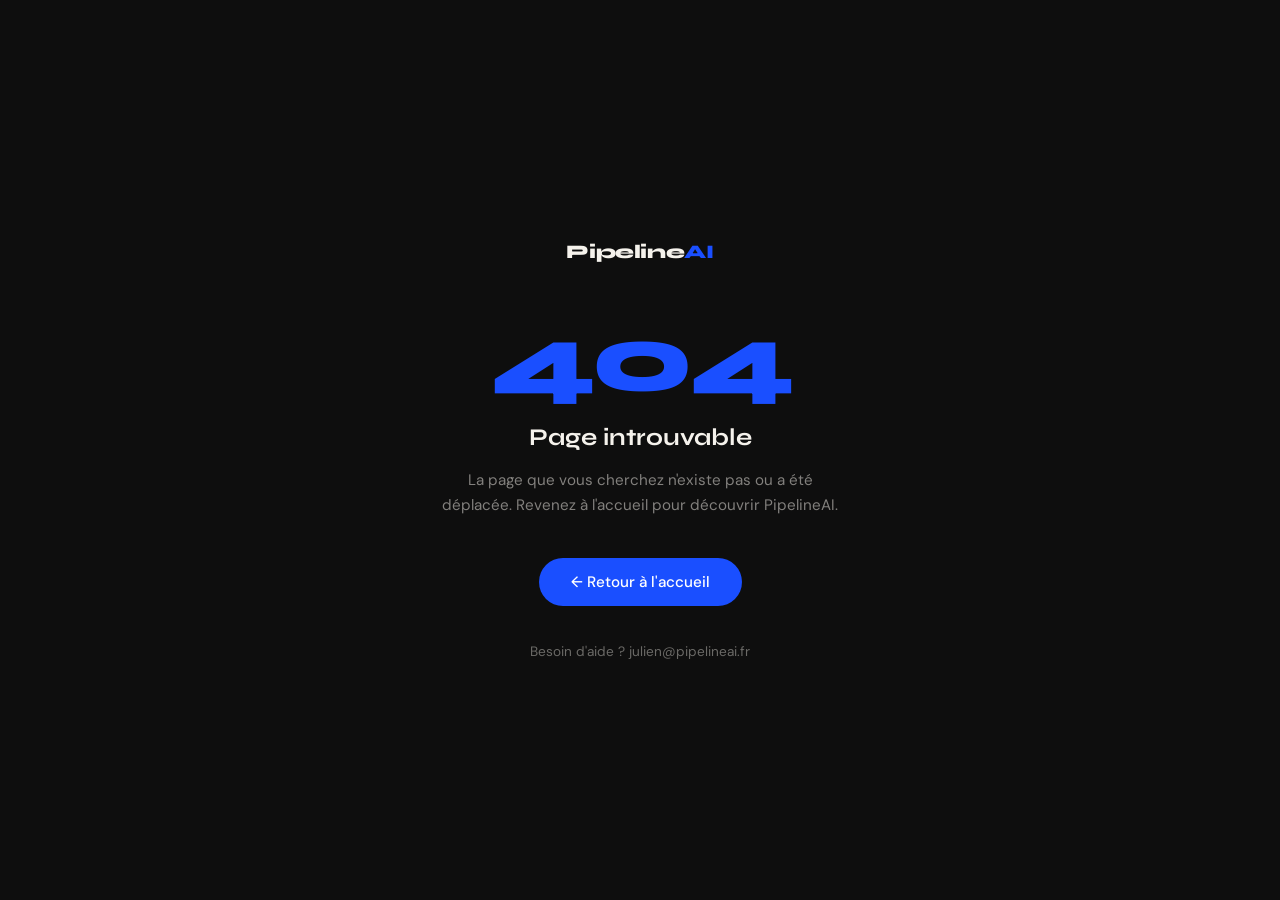
<file: Page introuvable — PipelineAI.html>
<!DOCTYPE html>
<html lang="fr">
<head>
<meta charset="UTF-8">
<meta name="viewport" content="width=device-width, initial-scale=1.0">
<title>Page introuvable — PipelineAI</title>
<link href="https://fonts.googleapis.com/css2?family=Syne:wght@700;800&family=DM+Sans:wght@300;400;500&display=swap" rel="stylesheet">
<style>
  *, *::before, *::after { box-sizing: border-box; margin: 0; padding: 0; }
  body {
    font-family: 'DM Sans', sans-serif;
    background: #0e0e0e; color: #f5f2ec;
    min-height: 100vh; display: flex; flex-direction: column;
    align-items: center; justify-content: center;
    padding: 2rem; text-align: center;
  }
  .logo { font-family: 'Syne', sans-serif; font-weight: 800; font-size: 1.2rem; letter-spacing: -0.02em; margin-bottom: 3rem; }
  .logo span { color: #1a4fff; }
  .code { font-family: 'Syne', sans-serif; font-size: 6rem; font-weight: 800; letter-spacing: -0.04em; color: #1a4fff; line-height: 1; margin-bottom: 1rem; }
  h1 { font-family: 'Syne', sans-serif; font-size: 1.5rem; font-weight: 700; margin-bottom: 1rem; }
  p { color: rgba(245,242,236,0.5); font-size: 0.95rem; max-width: 400px; line-height: 1.65; margin-bottom: 2.5rem; }
  .btn {
    display: inline-flex; align-items: center; gap: 8px;
    background: #1a4fff; color: #fff;
    border: none; border-radius: 100px;
    padding: 0.875rem 2rem; font-size: 0.95rem;
    font-family: 'DM Sans', sans-serif; font-weight: 500;
    cursor: pointer; text-decoration: none; transition: all 0.15s;
  }
  .btn:hover { background: #3d6ae0; transform: translateY(-2px); }
  .btn-secondary {
    display: inline-flex; align-items: center;
    color: rgba(245,242,236,0.4); font-size: 0.85rem;
    text-decoration: none; margin-top: 1rem;
    transition: color 0.15s;
  }
  .btn-secondary:hover { color: rgba(245,242,236,0.7); }
</style>
</head>
<body>
  <div class="logo">Pipeline<span>AI</span></div>
  <div class="code">404</div>
  <h1>Page introuvable</h1>
  <p>La page que vous cherchez n'existe pas ou a été déplacée. Revenez à l'accueil pour découvrir PipelineAI.</p>
  <a class="btn" href="/">← Retour à l'accueil</a><br>
  <a class="btn-secondary" href="mailto:julien@pipelineai.fr">Besoin d'aide ? julien@pipelineai.fr</a>
</body>
</html>
</file>
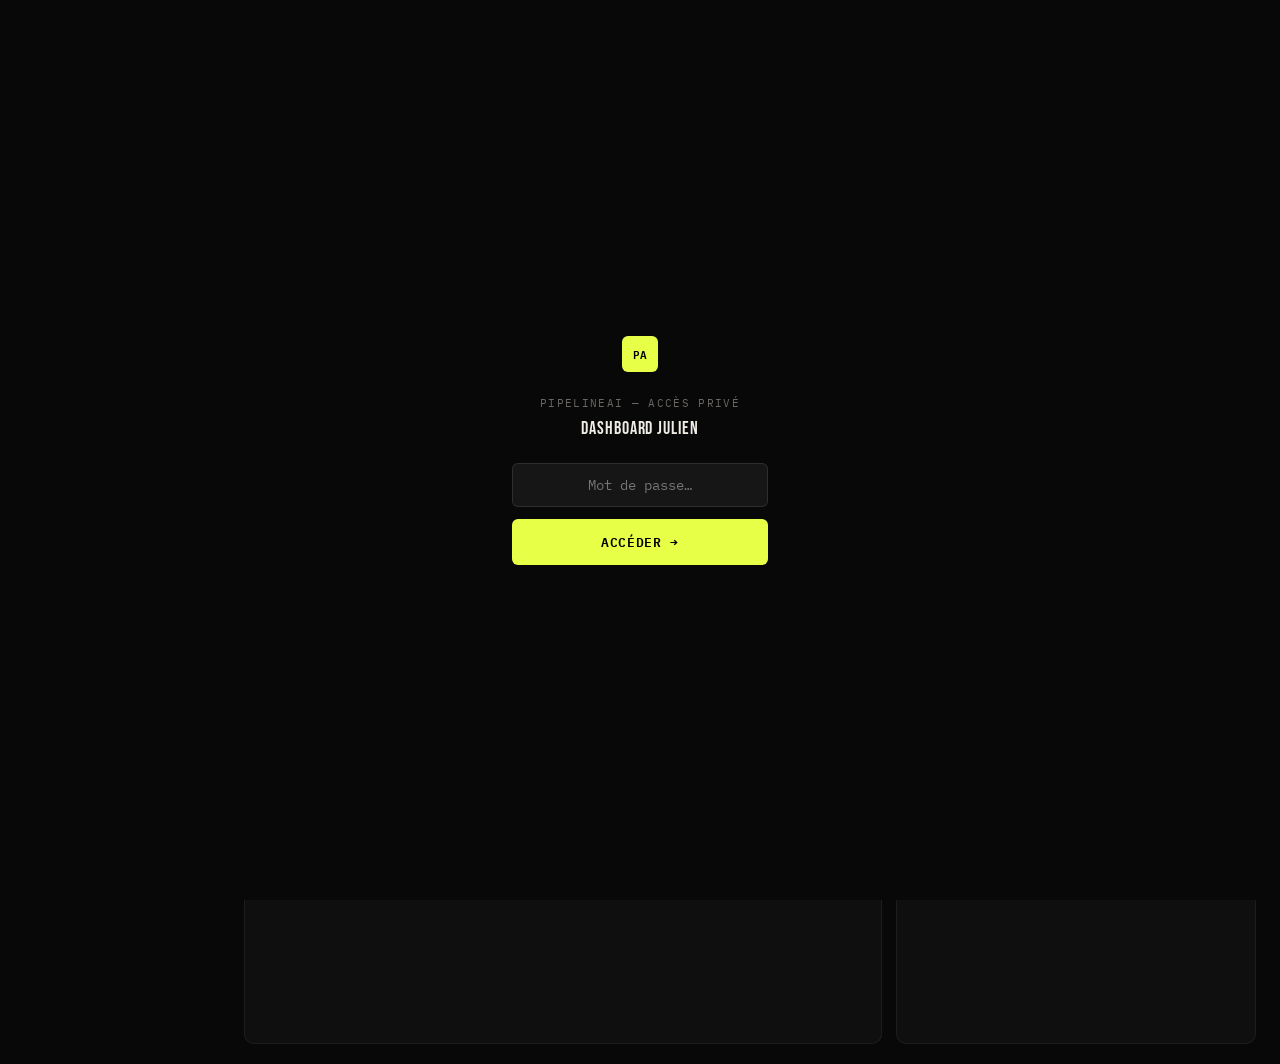
<file: PipelineAI — Dashboard Julien.html>
<!DOCTYPE html>
<html lang="fr">
<head>
<meta charset="UTF-8">
<meta name="viewport" content="width=device-width, initial-scale=1.0">
<title>PipelineAI — Dashboard Julien</title>
<link href="https://fonts.googleapis.com/css2?family=IBM+Plex+Mono:wght@300;400;500;600&family=Bebas+Neue&family=DM+Sans:wght@300;400;500&display=swap" rel="stylesheet">
<style>
:root {
  --bg: #080808; --bg2: #0f0f0f; --bg3: #161616; --bg4: #1e1e1e;
  --border: rgba(255,255,255,0.06); --border2: rgba(255,255,255,0.1);
  --text: #f0ede6; --text2: #6b6864; --text3: #333;
  --accent: #e8ff47; --accent2: rgba(232,255,71,0.08);
  --hot: #ff4444; --warm: #ff8c00; --cold: #4488ff; --green: #00e676;
  --mono: 'IBM Plex Mono', monospace;
  --display: 'Bebas Neue', sans-serif;
  --sans: 'DM Sans', sans-serif;
}
*,*::before,*::after{box-sizing:border-box;margin:0;padding:0;}
html{scroll-behavior:smooth;}
body{font-family:var(--sans);background:var(--bg);color:var(--text);min-height:100vh;overflow-x:hidden;}

/* NOISE TEXTURE */
body::before{content:'';position:fixed;inset:0;opacity:0.03;pointer-events:none;z-index:1000;
  background-image:url("data:image/svg+xml,%3Csvg viewBox='0 0 256 256' xmlns='http://www.w3.org/2000/svg'%3E%3Cfilter id='noise'%3E%3CfeTurbulence type='fractalNoise' baseFrequency='0.9' numOctaves='4' stitchTiles='stitch'/%3E%3C/filter%3E%3Crect width='100%25' height='100%25' filter='url(%23noise)'/%3E%3C/svg%3E");}

/* SIDEBAR */
.sidebar{width:220px;flex-shrink:0;background:var(--bg2);border-right:1px solid var(--border);
  display:flex;flex-direction:column;position:fixed;top:0;left:0;bottom:0;z-index:50;}
.logo{padding:1.25rem 1rem 1rem;border-bottom:1px solid var(--border);display:flex;align-items:center;gap:10px;}
.logo-mark{width:30px;height:30px;background:var(--accent);border-radius:4px;
  display:flex;align-items:center;justify-content:center;
  font-family:var(--mono);font-size:0.65rem;font-weight:600;color:#000;flex-shrink:0;}
.logo-text{font-family:var(--mono);font-size:0.8rem;font-weight:500;color:var(--text);}
.logo-badge{font-family:var(--mono);font-size:0.6rem;color:var(--accent);background:var(--accent2);
  border:1px solid rgba(232,255,71,0.2);border-radius:3px;padding:1px 5px;margin-left:auto;}
.nav{padding:0.75rem 0;flex:1;}
.nav-label{font-size:0.6rem;text-transform:uppercase;letter-spacing:0.12em;
  color:var(--text3);padding:0.5rem 1rem;font-family:var(--mono);}
.nav-item{display:flex;align-items:center;gap:9px;padding:0.55rem 1rem;
  font-size:0.8rem;color:var(--text2);cursor:pointer;transition:all 0.12s;
  border-left:2px solid transparent;user-select:none;}
.nav-item:hover{color:var(--text);background:var(--bg3);}
.nav-item.active{color:var(--accent);border-left-color:var(--accent);background:var(--accent2);}
.nav-count{margin-left:auto;font-family:var(--mono);font-size:0.65rem;
  background:var(--bg4);color:var(--text2);padding:1px 6px;border-radius:3px;
  border:1px solid var(--border);}
.nav-item.active .nav-count{background:rgba(232,255,71,0.15);color:var(--accent);border-color:rgba(232,255,71,0.3);}
.sidebar-footer{padding:1rem;border-top:1px solid var(--border);}
.user-info{display:flex;align-items:center;gap:8px;margin-bottom:0.75rem;}
.user-avatar{width:28px;height:28px;background:var(--accent);border-radius:50%;
  display:flex;align-items:center;justify-content:center;
  font-family:var(--mono);font-size:0.65rem;font-weight:600;color:#000;flex-shrink:0;}
.user-name{font-size:0.78rem;color:var(--text);font-weight:500;}
.user-role{font-size:0.65rem;color:var(--text2);font-family:var(--mono);}
.gen-btn{width:100%;padding:0.6rem;background:var(--accent);border:none;border-radius:5px;
  color:#000;font-size:0.78rem;font-family:var(--mono);font-weight:600;
  cursor:pointer;transition:all 0.15s;letter-spacing:0.05em;
  display:flex;align-items:center;justify-content:center;gap:6px;}
.gen-btn:hover{background:#d4eb3a;transform:translateY(-1px);}
.gen-btn:disabled{opacity:0.5;cursor:not-allowed;transform:none;}

/* MAIN */
.main{margin-left:220px;display:flex;flex-direction:column;min-height:100vh;}
.topbar{padding:0.875rem 1.5rem;border-bottom:1px solid var(--border);
  display:flex;align-items:center;justify-content:space-between;
  background:var(--bg);position:sticky;top:0;z-index:40;}
.topbar-left{display:flex;align-items:center;gap:1rem;}
.topbar-title{font-family:var(--display);font-size:1.6rem;letter-spacing:0.05em;color:var(--text);line-height:1;}
.topbar-stats{display:flex;gap:1rem;}
.tstat{display:flex;align-items:center;gap:5px;font-family:var(--mono);font-size:0.7rem;color:var(--text2);}
.tstat-val{color:var(--accent);font-weight:500;}
.live-dot{width:5px;height:5px;border-radius:50%;background:var(--green);animation:blink 2s ease infinite;}
@keyframes blink{0%,100%{opacity:1}50%{opacity:0.3}}
@keyframes spin{to{transform:rotate(360deg)}}
.topbar-right{display:flex;gap:8px;}
.tbtn{display:inline-flex;align-items:center;gap:6px;padding:0.4rem 0.875rem;
  border-radius:5px;font-size:0.75rem;font-family:var(--mono);cursor:pointer;
  transition:all 0.12s;border:1px solid var(--border2);background:var(--bg3);color:var(--text2);}
.tbtn:hover{background:var(--bg4);color:var(--text);}
.tbtn-accent{background:var(--accent2);border-color:rgba(232,255,71,0.3);color:var(--accent);}
.tbtn-accent:hover{background:rgba(232,255,71,0.15);}

/* CONTENT */
.content{padding:1.25rem 1.5rem;flex:1;}

/* METRICS */
.metrics{display:grid;grid-template-columns:repeat(5,1fr);gap:10px;margin-bottom:1.25rem;}
.metric{background:var(--bg2);border:1px solid var(--border);border-radius:8px;padding:1rem;
  animation:fadeUp 0.4s ease both;}
.metric:nth-child(1){animation-delay:0.05s;} .metric:nth-child(2){animation-delay:0.1s;}
.metric:nth-child(3){animation-delay:0.15s;} .metric:nth-child(4){animation-delay:0.2s;}
.metric:nth-child(5){animation-delay:0.25s;}
@keyframes fadeUp{from{opacity:0;transform:translateY(10px)}to{opacity:1;transform:translateY(0)}}
.metric-label{font-family:var(--mono);font-size:0.6rem;color:var(--text2);
  text-transform:uppercase;letter-spacing:0.08em;margin-bottom:6px;}
.metric-val{font-family:var(--display);font-size:2rem;letter-spacing:0.05em;
  color:var(--text);line-height:1;margin-bottom:3px;}
.metric-val.green{color:var(--green);}
.metric-val.yellow{color:var(--accent);}
.metric-sub{font-size:0.65rem;color:var(--text2);font-family:var(--mono);}

/* GRID */
.dashboard-grid{display:grid;grid-template-columns:1fr 360px;gap:14px;}

/* PROSPECT LIST */
.panel{background:var(--bg2);border:1px solid var(--border);border-radius:10px;overflow:hidden;}
.panel-header{padding:0.875rem 1.25rem;border-bottom:1px solid var(--border);
  display:flex;align-items:center;justify-content:space-between;}
.panel-title{font-family:var(--mono);font-size:0.7rem;color:var(--text2);
  text-transform:uppercase;letter-spacing:0.08em;}
.filter-row{display:flex;gap:4px;padding:0.75rem 1.25rem;border-bottom:1px solid var(--border);
  flex-wrap:wrap;}
.ftab{padding:0.3rem 0.7rem;border-radius:4px;font-size:0.72rem;font-family:var(--mono);
  cursor:pointer;color:var(--text2);transition:all 0.12s;border:1px solid transparent;user-select:none;}
.ftab:hover{color:var(--text);background:var(--bg3);}
.ftab.active{color:var(--accent);background:var(--accent2);border-color:rgba(232,255,71,0.2);}

/* PROSPECT ROW */
.prospect-list{display:flex;flex-direction:column;max-height:calc(100vh - 260px);overflow-y:auto;}
.prospect-row{display:grid;grid-template-columns:32px 1fr auto;gap:10px;align-items:center;
  padding:0.75rem 1.25rem;border-bottom:1px solid var(--border);
  cursor:pointer;transition:background 0.1s;animation:fadeUp 0.3s ease both;}
.prospect-row:last-child{border-bottom:none;}
.prospect-row:hover{background:var(--bg3);}
.prospect-row.selected{background:var(--accent2);border-left:2px solid var(--accent);}
.pav{width:32px;height:32px;border-radius:6px;display:flex;align-items:center;justify-content:center;
  font-family:var(--mono);font-size:0.65rem;font-weight:500;flex-shrink:0;}
.pav-hot{background:rgba(255,68,68,0.1);color:var(--hot);}
.pav-warm{background:rgba(255,140,0,0.1);color:var(--warm);}
.pav-cold{background:rgba(68,136,255,0.1);color:var(--cold);}
.pinfo{min-width:0;}
.pcompany{font-size:0.85rem;font-weight:500;color:var(--text);white-space:nowrap;overflow:hidden;text-overflow:ellipsis;}
.pmeta{font-size:0.72rem;color:var(--text2);margin-top:2px;white-space:nowrap;overflow:hidden;text-overflow:ellipsis;}
.psignal{font-size:0.65rem;color:var(--text3);margin-top:2px;display:flex;align-items:center;gap:4px;}
.sdot{width:4px;height:4px;border-radius:50%;flex-shrink:0;}
.sdot-hot{background:var(--hot);} .sdot-warm{background:var(--warm);} .sdot-cold{background:var(--cold);}
.pright{display:flex;flex-direction:column;align-items:flex-end;gap:4px;}
.sbadge{font-size:0.62rem;font-family:var(--mono);padding:2px 7px;border-radius:3px;}
.sb-hot{background:rgba(255,68,68,0.1);color:var(--hot);}
.sb-warm{background:rgba(255,140,0,0.1);color:var(--warm);}
.sb-cold{background:rgba(68,136,255,0.1);color:var(--cold);}
.sb-conv{background:rgba(0,230,118,0.1);color:var(--green);}
.pstep{font-size:0.62rem;color:var(--text3);font-family:var(--mono);}

/* LOAD MORE */
.load-more{padding:1rem;text-align:center;border-top:1px solid var(--border);}
.load-btn{background:var(--bg3);border:1px solid var(--border2);border-radius:6px;
  color:var(--text2);font-family:var(--mono);font-size:0.75rem;
  padding:0.5rem 1.5rem;cursor:pointer;transition:all 0.15s;}
.load-btn:hover{background:var(--bg4);color:var(--text);}
.load-btn:disabled{opacity:0.4;cursor:not-allowed;}
.load-progress{font-family:var(--mono);font-size:0.7rem;color:var(--text2);margin-top:6px;}

/* DETAIL PANEL */
.detail-panel{display:flex;flex-direction:column;position:sticky;top:57px;height:calc(100vh - 57px);overflow-y:auto;}
.detail-empty{display:flex;flex-direction:column;align-items:center;justify-content:center;
  height:100%;color:var(--text3);font-family:var(--mono);font-size:0.75rem;text-align:center;gap:8px;}
.detail-header{padding:1.25rem;border-bottom:1px solid var(--border);}
.d-company{font-family:var(--display);font-size:1.3rem;letter-spacing:0.05em;color:var(--text);margin-bottom:4px;}
.d-contact{font-size:0.8rem;color:var(--text2);margin-bottom:10px;}
.d-tags{display:flex;flex-wrap:wrap;gap:5px;}
.d-tag{font-size:0.65rem;font-family:var(--mono);padding:2px 8px;border-radius:3px;
  background:var(--bg4);color:var(--text2);border:1px solid var(--border);}
.d-section{padding:0.875rem 1.25rem;border-bottom:1px solid var(--border);}
.d-section-title{font-size:0.62rem;text-transform:uppercase;letter-spacing:0.1em;
  color:var(--text3);font-family:var(--mono);margin-bottom:8px;}
.signal-block{background:var(--bg3);border-radius:6px;padding:0.75rem;border-left:2px solid var(--warm);}
.signal-text{font-size:0.8rem;color:var(--text);line-height:1.5;}
.signal-src{font-size:0.65rem;color:var(--text2);margin-top:3px;font-family:var(--mono);}
.msg-tabs{display:flex;gap:3px;margin-bottom:8px;flex-wrap:wrap;}
.mtab{padding:0.28rem 0.6rem;border-radius:4px;font-size:0.68rem;cursor:pointer;
  color:var(--text3);transition:all 0.12s;border:1px solid transparent;font-family:var(--mono);user-select:none;}
.mtab:hover{color:var(--text2);background:var(--bg4);}
.mtab.active{color:var(--accent);background:var(--accent2);border-color:rgba(232,255,71,0.2);}
.msg-box{background:var(--bg3);border-radius:6px;padding:0.875rem;font-size:0.78rem;
  color:var(--text2);line-height:1.7;border:1px solid var(--border);
  white-space:pre-wrap;max-height:200px;overflow-y:auto;}
.msg-objet{color:var(--text);font-weight:500;font-size:0.75rem;margin-bottom:8px;
  padding-bottom:8px;border-bottom:1px solid var(--border);}
.send-actions{display:grid;grid-template-columns:1fr 1fr;gap:7px;margin-top:8px;}
.send-btn{display:flex;align-items:center;justify-content:center;gap:6px;
  padding:0.55rem;border-radius:5px;font-size:0.75rem;font-family:var(--mono);
  cursor:pointer;transition:all 0.15s;border:1px solid var(--border2);text-decoration:none;}
.send-email{background:var(--bg4);color:var(--text2);}
.send-email:hover{background:var(--bg3);color:var(--text);}
.send-li{background:rgba(10,102,194,0.1);color:#5ba4f5;border-color:rgba(10,102,194,0.25);}
.send-li:hover{background:rgba(10,102,194,0.2);}
.copy-btn{margin-top:6px;width:100%;padding:0.45rem;border-radius:5px;
  background:var(--bg4);border:1px solid var(--border2);color:var(--text2);
  font-size:0.72rem;font-family:var(--mono);cursor:pointer;transition:all 0.15s;text-align:center;}
.copy-btn:hover{background:var(--bg3);color:var(--text);}
.copy-btn.copied{color:var(--green);border-color:rgba(0,230,118,0.3);background:rgba(0,230,118,0.05);}
.status-grid{display:flex;flex-wrap:wrap;gap:5px;}
.sopt{padding:0.28rem 0.6rem;border-radius:4px;font-size:0.68rem;
  cursor:pointer;transition:all 0.12s;font-family:var(--mono);
  border:1px solid var(--border);color:var(--text3);user-select:none;}
.sopt:hover{color:var(--text2);border-color:var(--border2);}
.sopt.active-s{color:var(--accent);border-color:rgba(232,255,71,0.3);background:var(--accent2);}
.send-status{margin-top:7px;padding:6px 10px;border-radius:5px;font-size:0.7rem;
  font-family:var(--mono);display:none;
  background:rgba(0,230,118,0.05);color:var(--green);border:1px solid rgba(0,230,118,0.15);}

/* GEN OVERLAY */
.gen-overlay{position:fixed;inset:0;z-index:200;background:rgba(8,8,8,0.9);
  display:flex;align-items:center;justify-content:center;opacity:0;pointer-events:none;transition:opacity 0.2s;}
.gen-overlay.open{opacity:1;pointer-events:all;}
.gen-modal{background:var(--bg2);border:1px solid var(--border2);border-radius:12px;
  padding:2rem;width:100%;max-width:400px;text-align:center;}
.gen-title{font-family:var(--display);font-size:1.8rem;letter-spacing:0.05em;
  color:var(--accent);margin-bottom:0.5rem;}
.gen-sub{font-size:0.82rem;color:var(--text2);margin-bottom:1.5rem;line-height:1.6;}
.gen-steps{display:flex;flex-direction:column;gap:10px;text-align:left;}
.gstep{display:flex;align-items:center;gap:10px;font-family:var(--mono);font-size:0.75rem;color:var(--text3);}
.gstep.active{color:var(--text);}
.gstep.done{color:var(--green);}
.gdot{width:6px;height:6px;border-radius:50%;background:var(--bg4);border:1px solid var(--border2);flex-shrink:0;transition:all 0.3s;}
.gstep.active .gdot{background:var(--accent);border-color:var(--accent);animation:blink 1s ease infinite;}
.gstep.done .gdot{background:var(--green);border-color:var(--green);animation:none;}

/* TOAST */
.toast{position:fixed;bottom:1.5rem;right:1.5rem;background:var(--bg3);
  border:1px solid var(--border2);border-radius:8px;padding:0.65rem 1rem;
  font-size:0.78rem;font-family:var(--mono);color:var(--text);
  display:flex;align-items:center;gap:8px;
  transform:translateY(60px);opacity:0;transition:all 0.25s cubic-bezier(0.34,1.56,0.64,1);
  z-index:300;max-width:280px;}
.toast.show{transform:translateY(0);opacity:1;}

/* SCROLLBAR */
::-webkit-scrollbar{width:3px;height:3px;}
::-webkit-scrollbar-track{background:transparent;}
::-webkit-scrollbar-thumb{background:var(--bg4);border-radius:2px;}
</style>
</head>
<body>

<aside class="sidebar">
  <div class="logo">
    <div class="logo-mark">PA</div>
    <div class="logo-text">PipelineAI</div>
    <span class="logo-badge">PRO</span>
  </div>
  <nav class="nav">
    <div class="nav-label">Prospection</div>
    <div class="nav-item active"><span>◈</span> Prospects <span class="nav-count" id="nav-count">0</span></div>
    <div class="nav-item"><span>⇢</span> Séquences</div>
    <div class="nav-item"><span>▦</span> Pipeline</div>
    <div class="nav-label">Analyse</div>
    <div class="nav-item"><span>◉</span> Stats</div>
    <div class="nav-item"><span>⊙</span> Paramètres</div>
  </nav>
  <div class="sidebar-footer">
    <div class="user-info">
      <div class="user-avatar">J</div>
      <div>
        <div class="user-name">Julien Cambin</div>
        <div class="user-role">Admin · Illimité</div>
      </div>
    </div>
    <button class="gen-btn" id="gen-btn" onclick="generateBatch()">
      ⚡ GÉNÉRER +10
    </button>
  </div>
</aside>

<main class="main">
  <div class="topbar">
    <div class="topbar-left">
      <div class="topbar-title">MES PROSPECTS</div>
      <div class="topbar-stats">
        <div class="tstat"><span class="live-dot"></span><span class="tstat-val" id="stat-total">0</span>&nbsp;total</div>
        <div class="tstat">🔴&nbsp;<span class="tstat-val" id="stat-hot">0</span>&nbsp;chauds</div>
        <div class="tstat">✓&nbsp;<span class="tstat-val" id="stat-conv">0</span>&nbsp;convertis</div>
        <div class="tstat">✉&nbsp;<span class="tstat-val" id="stat-sent">0</span>&nbsp;contactés</div>
      </div>
    </div>
    <div class="topbar-right">
      <button class="tbtn" onclick="exportCSV()">↓ CSV</button>
      <button class="tbtn tbtn-accent" onclick="generateBatch()">⚡ +10 prospects</button>
    </div>
  </div>

  <div class="content">
    <div class="metrics">
      <div class="metric">
        <div class="metric-label">Total prospects</div>
        <div class="metric-val yellow" id="m-total">0</div>
        <div class="metric-sub">générés</div>
      </div>
      <div class="metric">
        <div class="metric-label">Chauds</div>
        <div class="metric-val" id="m-hot" style="color:var(--hot)">0</div>
        <div class="metric-sub">signal fort</div>
      </div>
      <div class="metric">
        <div class="metric-label">Contactés</div>
        <div class="metric-val green" id="m-sent">0</div>
        <div class="metric-sub">messages envoyés</div>
      </div>
      <div class="metric">
        <div class="metric-label">Convertis</div>
        <div class="metric-val green" id="m-conv">0</div>
        <div class="metric-sub">clients signés</div>
      </div>
      <div class="metric">
        <div class="metric-label">Taux conv.</div>
        <div class="metric-val yellow" id="m-rate">0%</div>
        <div class="metric-sub">sur contactés</div>
      </div>
    </div>

    <div class="dashboard-grid">
      <div class="panel">
        <div class="panel-header">
          <span class="panel-title">Flux de prospection</span>
          <div style="display:flex;gap:6px;">
            <button class="tbtn" style="font-size:0.68rem;padding:0.28rem 0.6rem" onclick="sortProspects()">↕ Score</button>
            <button class="tbtn" style="font-size:0.68rem;padding:0.28rem 0.6rem" onclick="resetAll()">↺ Reset</button>
          </div>
        </div>
        <div class="filter-row">
          <div class="ftab active" onclick="filterP('all',this)">Tous <span id="fc-all" style="opacity:0.5">0</span></div>
          <div class="ftab" onclick="filterP('hot',this)">🔴 Chauds <span id="fc-hot" style="opacity:0.5">0</span></div>
          <div class="ftab" onclick="filterP('warm',this)">🟠 Tièdes <span id="fc-warm" style="opacity:0.5">0</span></div>
          <div class="ftab" onclick="filterP('cold',this)">🔵 Froids <span id="fc-cold" style="opacity:0.5">0</span></div>
          <div class="ftab" onclick="filterP('messaged',this)">✉ Contactés <span id="fc-msg" style="opacity:0.5">0</span></div>
          <div class="ftab" onclick="filterP('converted',this)">✓ Convertis <span id="fc-conv" style="opacity:0.5">0</span></div>
        </div>
        <div class="prospect-list" id="prospect-list"></div>
        <div class="load-more">
          <button class="load-btn" id="load-btn" onclick="generateBatch()">⚡ Générer 10 nouveaux prospects</button>
          <div class="load-progress" id="load-progress" style="display:none">Génération en cours…</div>
        </div>
      </div>

      <div class="panel detail-panel" id="detail-panel">
        <div class="detail-empty">
          <div style="font-size:1.5rem;opacity:0.3">◈</div>
          <div>Sélectionnez un prospect</div>
        </div>
      </div>
    </div>
  </div>
</main>

<!-- Gen overlay -->
<div class="gen-overlay" id="gen-overlay">
  <div class="gen-modal">
    <div class="gen-title">GÉNÉRATION</div>
    <div class="gen-sub" id="gen-overlay-sub">Détection des signaux business en cours…</div>
    <div class="gen-steps">
      <div class="gstep" id="gs1"><span class="gdot"></span>Scan des signaux business</div>
      <div class="gstep" id="gs2"><span class="gdot"></span>Scoring et sélection</div>
      <div class="gstep" id="gs3"><span class="gdot"></span>Génération des messages IA</div>
      <div class="gstep" id="gs4"><span class="gdot"></span>Ajout au dashboard</div>
    </div>
  </div>
</div>

<div class="toast" id="toast"><span id="toast-icon">✓</span><span id="toast-msg">OK</span></div>

<script>
// ── DATA POOLS ────────────────────────────────────────────────────────────────
const COMPANIES = [
  ['Batipro Construction','Frédéric Aumont','DG','Lyon (69)','f.aumont@batipro.fr','BTP','hot','recrutement 2 chefs de chantier'],
  ['Clinique Vétérinaire du Parc','Dr Sophie Millet','Directrice','Bordeaux (33)','s.millet@cvparc.fr','Santé','hot','ouverture 2e cabinet annoncée'],
  ['Imprimerie Colbert','Marc Colbert','PDG','Paris (75)','m.colbert@imprimerie-colbert.fr','Tech','hot','investissement presse numérique'],
  ['Groupe Sécurité Nexus','Thierry Blanc','Dir. Commercial','Nantes (44)','t.blanc@nexus-sec.fr','Services','hot','certification ISO 9001 obtenue'],
  ['Cabinet Ledoux','Isabelle Ledoux','Associée','Toulouse (31)','i.ledoux@cabinet-ledoux.fr','Services','warm','recrutement 2 collaborateurs'],
  ['Agence Web Pixel & Co','Julien Moreau','Directeur','Strasbourg (67)','j.moreau@pixel-co.fr','Tech','warm','pivot marketing digital annoncé'],
  ['Transport Girard','Patrick Girard','Gérant','Marseille (13)','p.girard@transport-girard.fr','Transport','warm','achat 4 nouveaux véhicules'],
  ['ProSkills Formation','Claire Aubert','Directrice','Lille (59)','c.aubert@proskills.fr','Formation','warm','Qualiopi étendue 3 domaines'],
  ['Menuiserie Faure','Laurent Faure','Directeur','Rennes (35)','l.faure@menuiserie-faure.fr','BTP','cold','profil LinkedIn mis à jour'],
  ['Cosmétic Lab','Émilie Roussel','Dir. R&D','Nice (06)','e.roussel@cosmeticlab.fr','Commerce','cold','gamme B2B en préparation'],
  ['Réseau Optique Vision+','Sylvie Morel','Dir. Réseau','Paris (75)','s.morel@visionplus.fr','Commerce','hot','ouverture 4e magasin'],
  ['Logistique Express Sud','Éric Castel','Dir. Opérations','Montpellier (34)','e.castel@les-transport.fr','Transport','hot','recrutement 5 chauffeurs'],
  ['Centre Médical Pluridisciplinaire','Dr Anne Blanc','Dir. Médicale','Toulouse (31)','a.blanc@cmptoulouse.fr','Santé','hot','ouverture 2e antenne'],
  ['Éditeur ERP MadeInFrance','Thomas Garnier','CEO','Paris (75)','t.garnier@erp-mif.fr','Tech','hot','levée 800K€ annoncée'],
  ['Renovation Pro Services','Marc Bertrand','Gérant','Lyon (69)','m.bertrand@rps.fr','BTP','hot','recrutement chef de projet'],
  ['Cabinet RH Partners','Lucie Verne','Associée','Bordeaux (33)','l.verne@rh-partners.fr','Services','hot','recrutement 3 consultants'],
  ['Brasseries du Sud','Michel Arnaud','PDG','Nice (06)','m.arnaud@brasseries-sud.fr','Restauration','hot','ouverture 5e brasserie'],
  ['Pharmacie des Halles','François Renaud','Titulaire','Strasbourg (67)','f.renaud@pharma-halles.fr','Santé','warm','investissement automate délivrance'],
  ['Fiduciaire Atlantique','Pierre Gauthier','Expert-comptable','Nantes (44)','p.gauthier@fidatl.fr','Services','warm','nouveau site B2B lancé'],
  ['Messagerie Bretagne','Yann Kerven','Gérant','Rennes (35)','y.kerven@mb-transport.fr','Transport','warm','achat 6 véhicules électriques'],
  ['Conseil Stratégie PME','Bruno Lemaire','Associé','Lyon (69)','b.lemaire@cs-pme.fr','Services','warm','interview Les Échos'],
  ['Agence Digitale Créative','Emma Roux','Directrice','Nantes (44)','e.roux@adc.fr','Tech','warm','3 offres emploi actives'],
  ['Hôtel Logis des Pins','Sandrine Petit','Directrice','Bordeaux (33)','s.petit@logis-pins.fr','Restauration','warm','rénovation 4 étoiles visée'],
  ['Auto-École Moderne','Bruno Gilles','Directeur','Rennes (35)','b.gilles@aem.fr','Services','cold','nouveaux simulateurs installés'],
  ['Fleuriste Bouquet dOr','Sophie Marin','Gérante','Marseille (13)','s.marin@bouquetdor.fr','Commerce','cold','page Facebook créée'],
  ['Garage Fontaine','David Fontaine','Gérant','Nice (06)','d.fontaine@garage-fontaine.fr','Services','cold','inscription PagesJaunes récente'],
  ['Institut Formation IFC','Marine Dubois','Directrice','Paris (75)','m.dubois@ifc.fr','Formation','hot','partenariat OPCO signé'],
  ['Plomberie Vasseur','Éric Vasseur','Gérant','Lille (59)','e.vasseur@plomberie-vasseur.fr','BTP','hot','recrutement apprenti'],
  ['SCI Immobilier Plus','Jean-Paul Morin','PDG','Toulouse (31)','jp.morin@immo-plus.fr','Services','warm','nouveau programme immobilier'],
  ['Resto Traditionnel LeVieux Four','Stéphane Collet','Gérant','Strasbourg (67)','s.collet@vieuxfour.fr','Restauration','warm','développe events entreprise'],
];

const SIGNALS_SOURCES = {
  'recrutement': 'LinkedIn / Indeed',
  'ouverture': 'LinkedIn',
  'investissement': 'Site web',
  'levée': 'Maddyness',
  'certification': 'Site web',
  'pivot': 'LinkedIn',
  'achat': 'Facebook',
  'interview': 'Presse',
  'partenariat': 'Site web',
  'développe': 'Site web',
  'nouveau': 'Web',
  'profil': 'LinkedIn',
  'page': 'Facebook',
  'inscription': 'PagesJaunes',
  'gamme': 'Web',
};

// ── STATE ─────────────────────────────────────────────────────────────────────
let ALL_PROSPECTS = [];
let statusMap = {};
let selectedId = null;
let activeFilter = 'all';
let activeMsgTab = 'initial';
let nextId = 1;
let usedCompanies = new Set();

// ── GENERATE PROSPECTS ────────────────────────────────────────────────────────
function pickCompanies(n) {
  const available = COMPANIES.filter(c => !usedCompanies.has(c[0]));
  if (available.length < n) {
    usedCompanies.clear();
    return pickCompanies(n);
  }
  const shuffled = [...available].sort(() => Math.random() - 0.5);
  return shuffled.slice(0, n);
}

function buildMsg(company, contact, role, location, sector, signal, prenom = 'Julien') {
  const nom = contact.split(' ').slice(-1)[0];
  const accroche = {
    hot: `J'ai repéré que ${company} est en pleine dynamique — ${signal.toLowerCase()}.`,
    warm: `J'ai remarqué que ${company} évolue en ce moment — ${signal.toLowerCase()}.`,
    cold: `J'ai vu que ${company} commence à développer sa présence en ligne.`
  };
  
  return {
    initial: {
      objet: `${company} — une question rapide`,
      corps: `Bonjour,

${accroche[signal.includes('recruit') || signal.includes('ouverture') || signal.includes('levée') ? 'hot' : 'warm']}

La question que je pose à tous les dirigeants de PME en ce moment : est-ce que votre pipeline commercial suit le rythme de votre activité ?

PipelineAI identifie les 10 meilleures opportunités commerciales pour votre profil, rédige les messages personnalisés, et suit les relances — en 48h pour 79 €. Si un seul client signé vaut plus de 79 €, c'est rentable.

Tout est là : pipelineai.fr

${prenom}`
    },
    relance1: {
      objet: `Suite — ${company}`,
      corps: `Bonjour,

Je reviens vers vous — combien vous rapporte un nouveau client en moyenne ?

Si c'est plus de 79 €, PipelineAI se rembourse dès le premier prospect converti. Sans risque — satisfait ou remboursé.

pipelineai.fr

${prenom}`
    },
    relance2: {
      objet: `Un exemple concret pour ${company}`,
      corps: `Bonjour,

Une PME similaire à la vôtre a reçu ses 10 prospects lundi, envoyé les messages mercredi, rendez-vous confirmé vendredi.

79 € investis. Un RDV décroché en 4 jours.

pipelineai.fr

${prenom}`
    },
    relance3: {
      objet: `Dernier message`,
      corps: `Bonjour,

Ce sera mon dernier message.

Si la prospection devient un sujet, PipelineAI sera là : pipelineai.fr

Bonne continuation,
${prenom}`
    }
  };
}

function generateProspects(n = 10) {
  const companies = pickCompanies(n);
  return companies.map(([company, contact, role, location, sector, score, signal]) => {
    usedCompanies.add(company);
    const id = nextId++;
    const src = Object.entries(SIGNALS_SOURCES).find(([k]) => signal.toLowerCase().includes(k))?.[1] || 'Web';
    return {
      id, score, company, contact, role, location,
      email: company.toLowerCase().replace(/[^a-z]/g,'').slice(0,8) + '@' + company.toLowerCase().replace(/[^a-z]/g,'').slice(0,6) + '.fr',
      linkedin: 'https://linkedin.com/search/results/people/?keywords=' + encodeURIComponent(contact + ' ' + company),
      sector, signal, signal_source: src,
      msgs: buildMsg(company, contact, role, location, sector, signal),
      status: 'detected',
    };
  });
}

// ── RENDER ────────────────────────────────────────────────────────────────────
function getFiltered() {
  if (activeFilter === 'all') return ALL_PROSPECTS;
  if (['hot','warm','cold'].includes(activeFilter)) return ALL_PROSPECTS.filter(p => p.score === activeFilter);
  if (activeFilter === 'messaged') return ALL_PROSPECTS.filter(p => ['messaged','relance_1','relance_2','responded'].includes(statusMap[p.id]));
  if (activeFilter === 'converted') return ALL_PROSPECTS.filter(p => statusMap[p.id] === 'converted');
  return ALL_PROSPECTS;
}

function renderList() {
  const list = document.getElementById('prospect-list');
  const filtered = getFiltered();

  list.innerHTML = filtered.map((p, i) => {
    const av = p.company.split(' ').slice(0,2).map(w=>w[0]).join('').toUpperCase();
    const sel = selectedId === p.id ? ' selected' : '';
    const st = statusMap[p.id] || 'detected';
    const stLabels = {detected:'détecté',messaged:'contacté',relance_1:'relance 1',relance_2:'relance 2',responded:'répondu',converted:'converti ✓'};
    const badgeCls = st === 'converted' ? 'sb-conv' : `sb-${p.score}`;
    return `<div class="prospect-row${sel}" onclick="selectProspect(${p.id})" style="animation-delay:${Math.min(i*0.03,0.3)}s">
      <div class="pav pav-${p.score}">${av}</div>
      <div class="pinfo">
        <div class="pcompany">${p.company}</div>
        <div class="pmeta">${p.contact} · ${p.role} · ${p.location}</div>
        <div class="psignal"><span class="sdot sdot-${p.score}"></span>${p.signal}</div>
      </div>
      <div class="pright">
        <span class="sbadge ${badgeCls}">${p.score === 'hot' ? '🔴' : p.score === 'warm' ? '🟠' : '🔵'} ${p.score}</span>
        <span class="pstep">${stLabels[st] || st}</span>
      </div>
    </div>`;
  }).join('');

  updateStats();
  updateFilterCounts();
}

function updateStats() {
  const total = ALL_PROSPECTS.length;
  const hot = ALL_PROSPECTS.filter(p => p.score === 'hot').length;
  const sent = ALL_PROSPECTS.filter(p => ['messaged','relance_1','relance_2','responded','converted'].includes(statusMap[p.id])).length;
  const conv = ALL_PROSPECTS.filter(p => statusMap[p.id] === 'converted').length;
  const rate = sent > 0 ? Math.round(conv/sent*100) : 0;

  ['total','hot','sent','conv'].forEach(k => {
    document.getElementById('stat-'+k).textContent = {total,hot,sent,conv}[k];
    document.getElementById('m-'+k).textContent = {total,hot,sent,conv}[k];
  });
  document.getElementById('m-rate').textContent = rate + '%';
  document.getElementById('nav-count').textContent = total;
  document.getElementById('fc-all').textContent = ALL_PROSPECTS.length;
}

function updateFilterCounts() {
  document.getElementById('fc-hot').textContent = ALL_PROSPECTS.filter(p=>p.score==='hot').length;
  document.getElementById('fc-warm').textContent = ALL_PROSPECTS.filter(p=>p.score==='warm').length;
  document.getElementById('fc-cold').textContent = ALL_PROSPECTS.filter(p=>p.score==='cold').length;
  document.getElementById('fc-msg').textContent = ALL_PROSPECTS.filter(p=>['messaged','relance_1','relance_2','responded'].includes(statusMap[p.id])).length;
  document.getElementById('fc-conv').textContent = ALL_PROSPECTS.filter(p=>statusMap[p.id]==='converted').length;
}

// ── SELECT PROSPECT ───────────────────────────────────────────────────────────
function selectProspect(id) {
  selectedId = id;
  activeMsgTab = 'initial';
  renderList();
  renderDetail();
}

function renderDetail() {
  const panel = document.getElementById('detail-panel');
  const p = ALL_PROSPECTS.find(x => x.id === selectedId);
  if (!p) return;

  const msgKey = {initial:'initial',r1:'relance1',r2:'relance2',r3:'relance3'}[activeMsgTab] || 'initial';
  const msg = p.msgs[msgKey];

  const tabs = [{k:'initial',l:'1. Initial'},{k:'r1',l:'2. J+5'},{k:'r2',l:'3. J+12'},{k:'r3',l:'4. J+20'}];
  const statuses = [{v:'detected',l:'Détecté'},{v:'messaged',l:'Contacté'},{v:'relance_1',l:'Relance 1'},{v:'relance_2',l:'Relance 2'},{v:'responded',l:'A répondu'},{v:'converted',l:'Converti ✓'}];

  panel.innerHTML = `
    <div class="detail-header">
      <div class="d-company">${p.company}</div>
      <div class="d-contact">${p.contact} · ${p.role}</div>
      <div class="d-tags">
        <span class="d-tag">📍 ${p.location}</span>
        <span class="d-tag">🏭 ${p.sector}</span>
        ${p.email ? `<span class="d-tag">✉ ${p.email}</span>` : ''}
      </div>
    </div>
    <div class="d-section">
      <div class="d-section-title">Signal</div>
      <div class="signal-block">
        <div class="signal-text">${p.signal}</div>
        <div class="signal-src">Source : ${p.signal_source}</div>
      </div>
    </div>
    <div class="d-section">
      <div class="d-section-title">Messages IA</div>
      <div class="msg-tabs">
        ${tabs.map(t => `<div class="mtab ${activeMsgTab===t.k?'active':''}" onclick="setMsgTab('${t.k}')">${t.l}</div>`).join('')}
      </div>
      <div class="msg-box">
        <div class="msg-objet">Objet : ${msg.objet}</div>${msg.corps}
      </div>
      <div class="send-actions">
        <button class="send-btn send-email" onclick="sendEmail(${p.id})">✉ Email</button>
        <a class="send-btn send-li" href="#" onclick="return openLinkedin(${p.id})">in LinkedIn</a>
      </div>
      <button class="copy-btn" id="cb-${p.id}" onclick="copyMsg(${p.id})">⎘ Copier</button>
      <div class="send-status" id="ss-${p.id}"></div>
    </div>
    <div class="d-section">
      <div class="d-section-title">Statut</div>
      <div class="status-grid">
        ${statuses.map(s => `<div class="sopt ${statusMap[p.id]===s.v?'active-s':''}" onclick="setStatus(${p.id},'${s.v}')">${s.l}</div>`).join('')}
      </div>
    </div>
  `;
}

// ── ACTIONS ───────────────────────────────────────────────────────────────────
function setMsgTab(k) {
  activeMsgTab = k;
  const p = ALL_PROSPECTS.find(x => x.id === selectedId);
  if (!p) { renderDetail(); return; }

  const relanceMap = { r1: 1, r2: 2, r3: 3 };
  const msgKeyMap = { initial:'initial', r1:'relance1', r2:'relance2', r3:'relance3' };
  const relanceNum = relanceMap[k];
  const msgKey = msgKeyMap[k] || 'initial';

  // Si relance pas encore générée → appel Claude
  if (relanceNum && (!p.msgs[msgKey] || p.msgs[msgKey] === null)) {
    generateRelanceIA(p, relanceNum, msgKey);
  } else {
    renderDetail();
  }
}

function sendEmail(id) {
  const p = ALL_PROSPECTS.find(x=>x.id===id); if (!p || !p.email) { showToast('Email non disponible','⚠'); return; }
  const mk = {initial:'initial',r1:'relance1',r2:'relance2',r3:'relance3'}[activeMsgTab]||'initial';
  const msg = p.msgs[mk];
  window.location.href = `mailto:${p.email}?subject=${encodeURIComponent(msg.objet)}&body=${encodeURIComponent(msg.corps)}`;
  if (activeMsgTab==='initial' && (!statusMap[id]||statusMap[id]==='detected')) setStatus(id,'messaged');
  showSendStatus(id, '✓ Client mail ouvert');
}

function openLinkedin(id) {
  const p = ALL_PROSPECTS.find(x=>x.id===id); if (!p) return false;
  const mk = {initial:'initial',r1:'relance1',r2:'relance2',r3:'relance3'}[activeMsgTab]||'initial';
  navigator.clipboard.writeText(p.msgs[mk].corps).catch(()=>{});
  window.open(p.linkedin, '_blank');
  if (activeMsgTab==='initial' && (!statusMap[id]||statusMap[id]==='detected')) setStatus(id,'messaged');
  showSendStatus(id, '✓ Message copié · LinkedIn ouvert');
  return false;
}

function copyMsg(id) {
  const p = ALL_PROSPECTS.find(x=>x.id===id); if (!p) return;
  const mk = {initial:'initial',r1:'relance1',r2:'relance2',r3:'relance3'}[activeMsgTab]||'initial';
  navigator.clipboard.writeText(`Objet : ${p.msgs[mk].objet}\n\n${p.msgs[mk].corps}`).catch(()=>{});
  const btn = document.getElementById('cb-'+id);
  if (btn) { btn.textContent='✓ Copié'; btn.classList.add('copied'); setTimeout(()=>{btn.textContent='⎘ Copier';btn.classList.remove('copied');},2000); }
  showToast('Message copié','✓');
}

function showSendStatus(id, msg) {
  const el = document.getElementById('ss-'+id);
  if (el) { el.textContent=msg; el.style.display='block'; setTimeout(()=>el.style.display='none',3500); }
  showToast(msg,'✓');
}

function setStatus(id, status) {
  statusMap[id] = status;
  renderList();
  renderDetail();
  showToast('Statut : '+status,'◈');
}

function filterP(f, el) {
  activeFilter = f;
  document.querySelectorAll('.ftab').forEach(t=>t.classList.remove('active'));
  el.classList.add('active');
  renderList();
}

function sortProspects() {
  ALL_PROSPECTS.sort((a,b) => {
    const w = {hot:3,warm:2,cold:1};
    return w[b.score] - w[a.score];
  });
  renderList();
  showToast('Triés par score','↕');
}

function resetAll() {
  if (!confirm('Réinitialiser tous les statuts ?')) return;
  statusMap = {};
  ALL_PROSPECTS.forEach(p => statusMap[p.id] = 'detected');
  renderList();
  showToast('Statuts réinitialisés','↺');
}

function exportCSV() {
  const headers = ['Entreprise','Contact','Rôle','Localisation','Email','Secteur','Score','Signal','Statut'];
  const rows = ALL_PROSPECTS.map(p => [
    p.company, p.contact, p.role, p.location, p.email||'',
    p.sector, p.score, p.signal, statusMap[p.id]||'detected'
  ]);
  const csv = [headers, ...rows].map(r => r.map(c => `"${c}"`).join(',')).join('\n');
  const blob = new Blob([csv], {type:'text/csv'});
  const url = URL.createObjectURL(blob);
  const a = document.createElement('a'); a.href=url; a.download='pipelineai-prospects.csv'; a.click();
  showToast('Export CSV téléchargé','↓');
}

// ── CONFIG API ────────────────────────────────────────────────────────────────
const API_BASE = 'https://pipelineai-backend-production.up.railway.app';

// Paramètres de prospection Julien — modifiables ici
const JULIEN_CONFIG = {
  prenom: 'Julien',
  activite: 'PipelineAI aide les PME à trouver leurs prochains clients grâce à l\'IA — 10 prospects qualifiés + messages personnalisés livrés en 48h pour 79 €',
  secteurs: ['BTP', 'Commerce', 'Services', 'Restauration', 'Transport', 'Santé', 'Formation', 'Tech'],
  tailles: ['TPE', 'PME'],
  zones: ['France entière'],
  signaux: ['recrutement', 'nouveau site', 'expansion', 'levée de fonds'],
};

// ── BATCH GENERATION VIA CLAUDE API ───────────────────────────────────────────
async function generateBatch() {
  const overlay = document.getElementById('gen-overlay');
  const btn = document.getElementById('gen-btn');
  const loadBtn = document.getElementById('load-btn');
  const loadProg = document.getElementById('load-progress');

  overlay.classList.add('open');
  btn.disabled = true;
  if (loadBtn) { loadBtn.disabled = true; loadProg.style.display = 'block'; }

  // Reset steps
  [1,2,3,4].forEach(i => {
    const el = document.getElementById('gs'+i);
    if (el) el.className = 'gstep';
  });

  async function animStep(i, delay) {
    await new Promise(r => setTimeout(r, delay));
    const el = document.getElementById('gs'+i);
    if (el) { el.classList.add('active'); }
    await new Promise(r => setTimeout(r, 800));
    if (el) { el.classList.remove('active'); el.classList.add('done'); }
  }

  await animStep(1, 300);
  await animStep(2, 600);
  await animStep(3, 700);

  let newProspects = [];

  try {
    // Appel Claude API via le backend Railway
    const res = await fetch(API_BASE + '/generate-prospects', {
      method: 'POST',
      headers: { 'Content-Type': 'application/json' },
      body: JSON.stringify(JULIEN_CONFIG),
    });

    if (!res.ok) throw new Error('Erreur API ' + res.status);
    const data = await res.json();

    const PS = "\n\nP.S.\u00a0: Si vous cherchez encore vos prochains clients \u00e0 la main, j\u2019ai une mauvaise nouvelle... et une bonne\u00a0: pipelineai.fr";

    newProspects = (data.prospects || []).map((p, i) => {
      const id = nextId++;
      usedCompanies.add(p.company);
      const src = Object.entries(SIGNALS_SOURCES).find(([k]) => (p.signal||'').toLowerCase().includes(k))?.[1] || 'Web';
      return {
        id,
        score: i < 9 ? 'hot' : 'warm', // 90% chauds
        company: p.company,
        contact: p.contact,
        role: p.role,
        location: p.location,
        email: p.email || (p.company.toLowerCase().replace(/[^a-z]/g,'').slice(0,8) + '@' + p.company.toLowerCase().replace(/[^a-z]/g,'').slice(0,6) + '.fr'),
        linkedin: 'https://linkedin.com/search/results/people/?keywords=' + encodeURIComponent(p.contact + ' ' + p.company),
        sector: p.sector,
        signal: p.signal,
        signal_source: p.signal_source || src,
        msgs: {
          initial: p.msgs?.initial ? {
            objet: p.msgs.initial.objet,
            corps: p.msgs.initial.corps + PS,
          } : buildMsg(p.company, p.contact, p.role, p.location, p.sector, p.signal || ''),
          relance1: null,
          relance2: null,
          relance3: null,
        },
        status: 'detected',
      };
    });

    showToast(`+${newProspects.length} prospects générés par Claude ⚡`, '⚡');

  } catch(e) {
    console.error('Erreur API Claude:', e);
    // Fallback local si l'API échoue
    newProspects = generateProspects(10);
    showToast('Mode local — API indisponible', '⚠');
  }

  newProspects.forEach(p => { ALL_PROSPECTS.push(p); statusMap[p.id] = 'detected'; });

  await animStep(4, 200);
  await new Promise(r => setTimeout(r, 300));

  overlay.classList.remove('open');
  btn.disabled = false;
  if (loadBtn) { loadBtn.disabled = false; loadProg.style.display = 'none'; }

  renderList();
  showToast(`Total : ${ALL_PROSPECTS.length} prospects dans le pipeline`, '◈');

  // Auto-select first new
  setTimeout(() => selectProspect(newProspects[0].id), 300);
}

// ── RELANCES VIA CLAUDE API ───────────────────────────────────────────────────
async function generateRelanceIA(p, relanceNum, msgKey) {
  const joursMap = { 1: 5, 2: 12, 3: 20 };
  const panel = document.getElementById('detail-panel');
  const msgBox = panel?.querySelector('.msg-box');
  if (msgBox) {
    msgBox.innerHTML = '<div style="text-align:center;padding:2rem;color:var(--text2)"><div style="width:18px;height:18px;border:2px solid var(--border2);border-top-color:var(--accent);border-radius:50%;animation:spin 0.8s linear infinite;margin:0 auto 0.75rem"></div>Claude génère la relance…</div>';
  }

  try {
    const res = await fetch(API_BASE + '/generate-relance', {
      method: 'POST',
      headers: { 'Content-Type': 'application/json' },
      body: JSON.stringify({
        prenom: JULIEN_CONFIG.prenom,
        activite: JULIEN_CONFIG.activite,
        company: p.company,
        contact: p.contact,
        role: p.role,
        signal: p.signal,
        message_initial: p.msgs.initial?.corps || '',
        numero_relance: relanceNum,
        jours_sans_reponse: joursMap[relanceNum] || 5,
      }),
    });

    if (!res.ok) throw new Error('Erreur ' + res.status);
    const data = await res.json();

    const PS = "\n\nP.S.\u00a0: Si vous cherchez encore vos prochains clients \u00e0 la main, j\u2019ai une mauvaise nouvelle... et une bonne\u00a0: pipelineai.fr";
    p.msgs[msgKey] = {
      objet: data.objet,
      corps: data.corps + PS,
    };
    showToast('Relance générée par Claude ✓', '⚡');

  } catch(e) {
    console.error('Erreur relance:', e);
    // Fallback local
    const fallbacks = {
      relance1: { objet: `Suite — ${p.company}`, corps: `Bonjour ${p.contact.split(' ')[0]},\n\nJe reviens vers vous — combien vous rapporte un nouveau client en moyenne ?\n\nSi c'est plus de 79 €, PipelineAI se rembourse dès le premier prospect converti.\n\npipelineai.fr\n\nJulien` },
      relance2: { objet: `Un exemple concret pour ${p.company}`, corps: `Bonjour ${p.contact.split(' ')[0]},\n\nUne PME similaire a reçu ses 10 prospects lundi, envoyé les messages mercredi, RDV confirmé vendredi.\n\n79 € investis. Un RDV en 4 jours.\n\npipelineai.fr\n\nJulien` },
      relance3: { objet: `Dernier message`, corps: `Bonjour ${p.contact.split(' ')[0]},\n\nCe sera mon dernier message.\n\nSi la prospection devient un sujet : pipelineai.fr\n\nBonne continuation,\nJulien` },
    };
    p.msgs[msgKey] = fallbacks[msgKey] || fallbacks.relance1;
    showToast('Relance locale (API indisponible)', '⚠');
  }

  renderDetail();
}

// ── TOAST ─────────────────────────────────────────────────────────────────────
let toastTimer;
function showToast(msg, icon='✓') {
  const el = document.getElementById('toast');
  document.getElementById('toast-msg').textContent = msg;
  document.getElementById('toast-icon').textContent = icon;
  el.classList.add('show');
  clearTimeout(toastTimer);
  toastTimer = setTimeout(()=>el.classList.remove('show'), 2500);
}

// ── PROTECTION MOT DE PASSE ───────────────────────────────────────────────────
(function() {
  const HASH = '1d1decdf65fbd0bc16cc77e1d6f9be71baddd7dd365bd32b34a09ea51083936b';
  async function sha256(str) {
    const buf = await crypto.subtle.digest('SHA-256', new TextEncoder().encode(str));
    return Array.from(new Uint8Array(buf)).map(b=>b.toString(16).padStart(2,'0')).join('');
  }
  async function checkPassword() {
    const stored = sessionStorage.getItem('pai_julien_auth');
    if (stored === 'ok') return;

    const overlay = document.createElement('div');
    overlay.style.cssText = 'position:fixed;inset:0;background:#080808;z-index:99999;display:flex;align-items:center;justify-content:center;font-family:IBM Plex Mono,monospace;';
    overlay.innerHTML = `
      <div style="text-align:center;max-width:320px;width:100%;padding:2rem;">
        <div style="width:36px;height:36px;background:#e8ff47;border-radius:6px;display:flex;align-items:center;justify-content:center;font-size:0.7rem;font-weight:600;color:#000;margin:0 auto 1.5rem;">PA</div>
        <div style="font-size:0.7rem;letter-spacing:0.12em;color:#6b6864;margin-bottom:0.5rem;">PIPELINEAI — ACCÈS PRIVÉ</div>
        <div style="font-size:1.1rem;color:#f0ede6;margin-bottom:1.5rem;font-family:'Bebas Neue',sans-serif;letter-spacing:0.05em;">Dashboard Julien</div>
        <input id="pw-input" type="password" placeholder="Mot de passe…"
          style="width:100%;padding:0.75rem 1rem;background:#161616;border:1px solid rgba(255,255,255,0.1);border-radius:6px;color:#f0ede6;font-family:IBM Plex Mono,monospace;font-size:0.85rem;outline:none;margin-bottom:0.75rem;text-align:center;"
          onkeydown="if(event.key==='Enter')document.getElementById('pw-btn').click()">
        <button id="pw-btn" style="width:100%;padding:0.75rem;background:#e8ff47;border:none;border-radius:6px;color:#000;font-family:IBM Plex Mono,monospace;font-size:0.8rem;font-weight:600;cursor:pointer;letter-spacing:0.05em;">
          ACCÉDER →
        </button>
        <div id="pw-err" style="display:none;margin-top:0.75rem;font-size:0.75rem;color:#ff4444;">Mot de passe incorrect</div>
      </div>`;
    document.body.appendChild(overlay);
    document.getElementById('pw-input').focus();

    document.getElementById('pw-btn').addEventListener('click', async () => {
      const val = document.getElementById('pw-input').value;
      const hash = await sha256(val);
      if (hash === HASH) {
        sessionStorage.setItem('pai_julien_auth', 'ok');
        overlay.remove();
      } else {
        document.getElementById('pw-err').style.display = 'block';
        document.getElementById('pw-input').value = '';
        document.getElementById('pw-input').focus();
      }
    });
  }
  checkPassword();
})();
(async () => {
  // Génère les 10 premiers prospects via Claude API au chargement
  await generateBatch();
})();
</script>
</body>
</html>
</file>
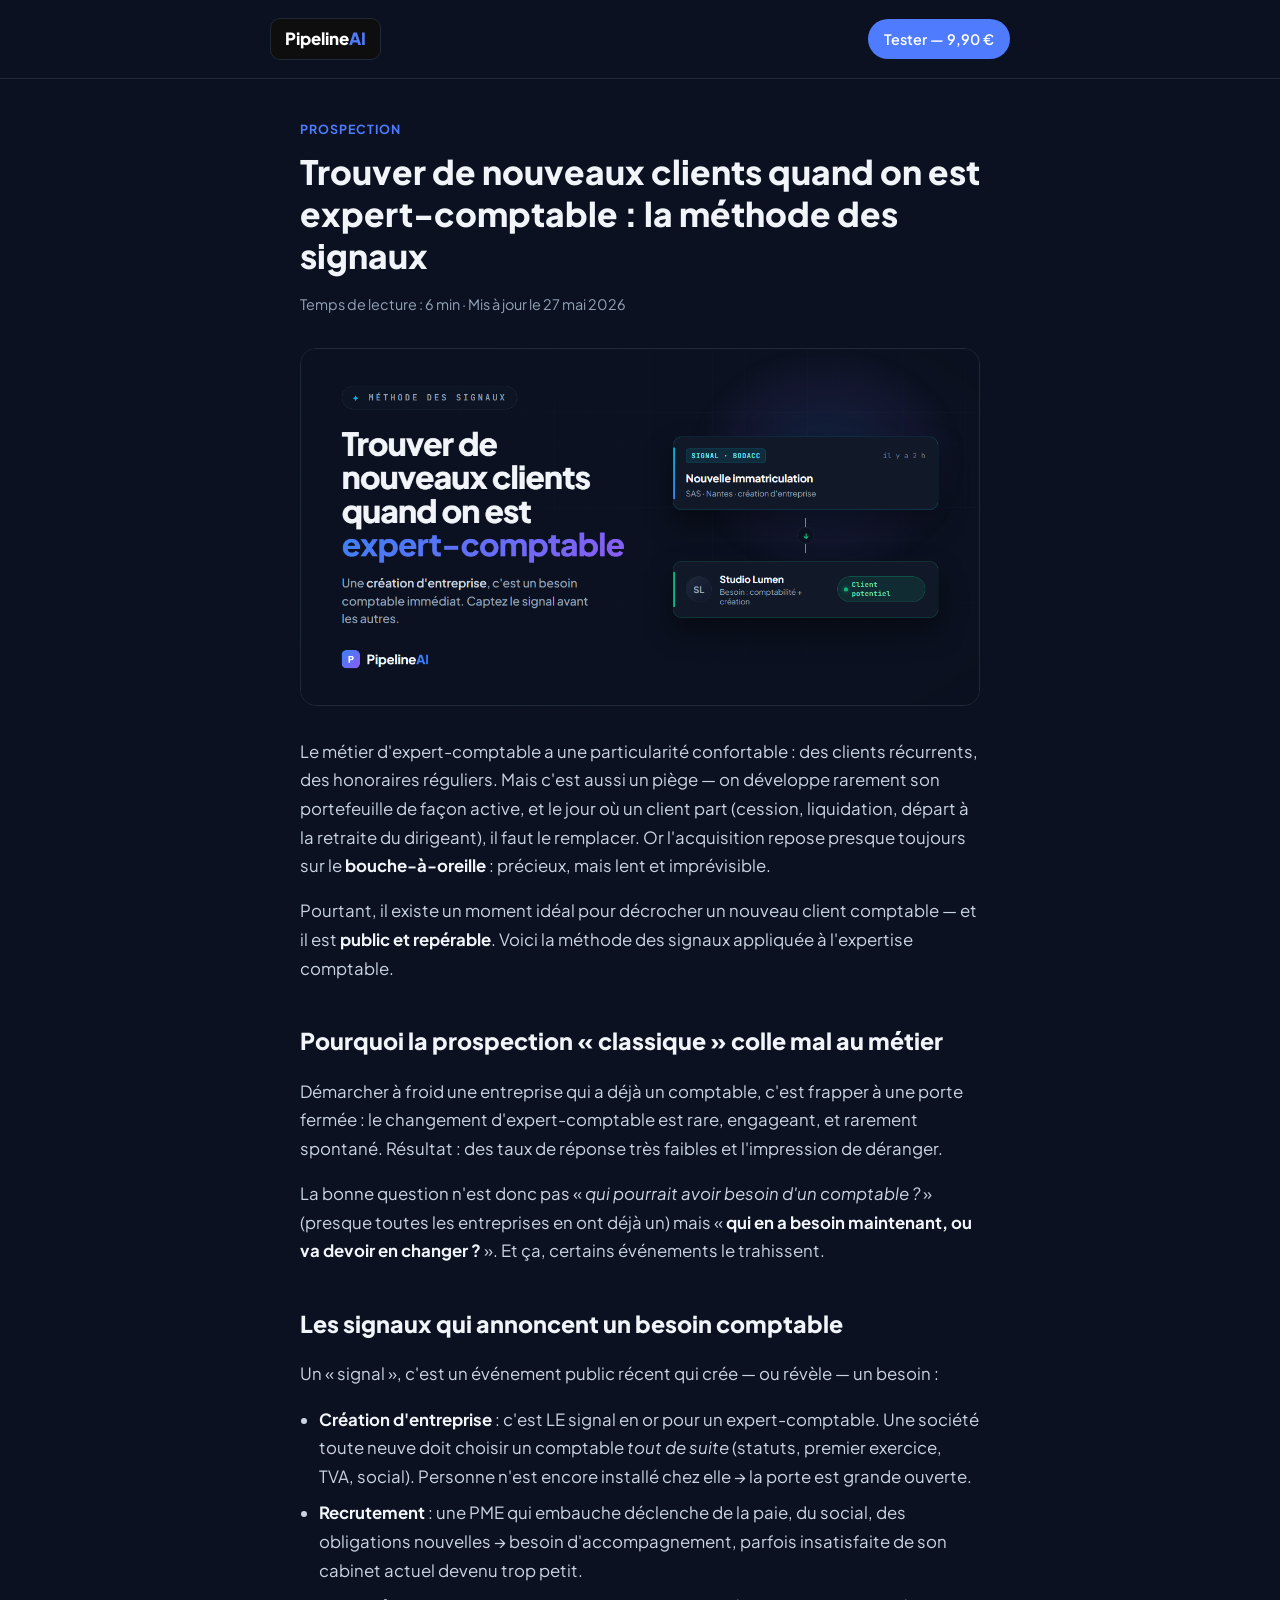
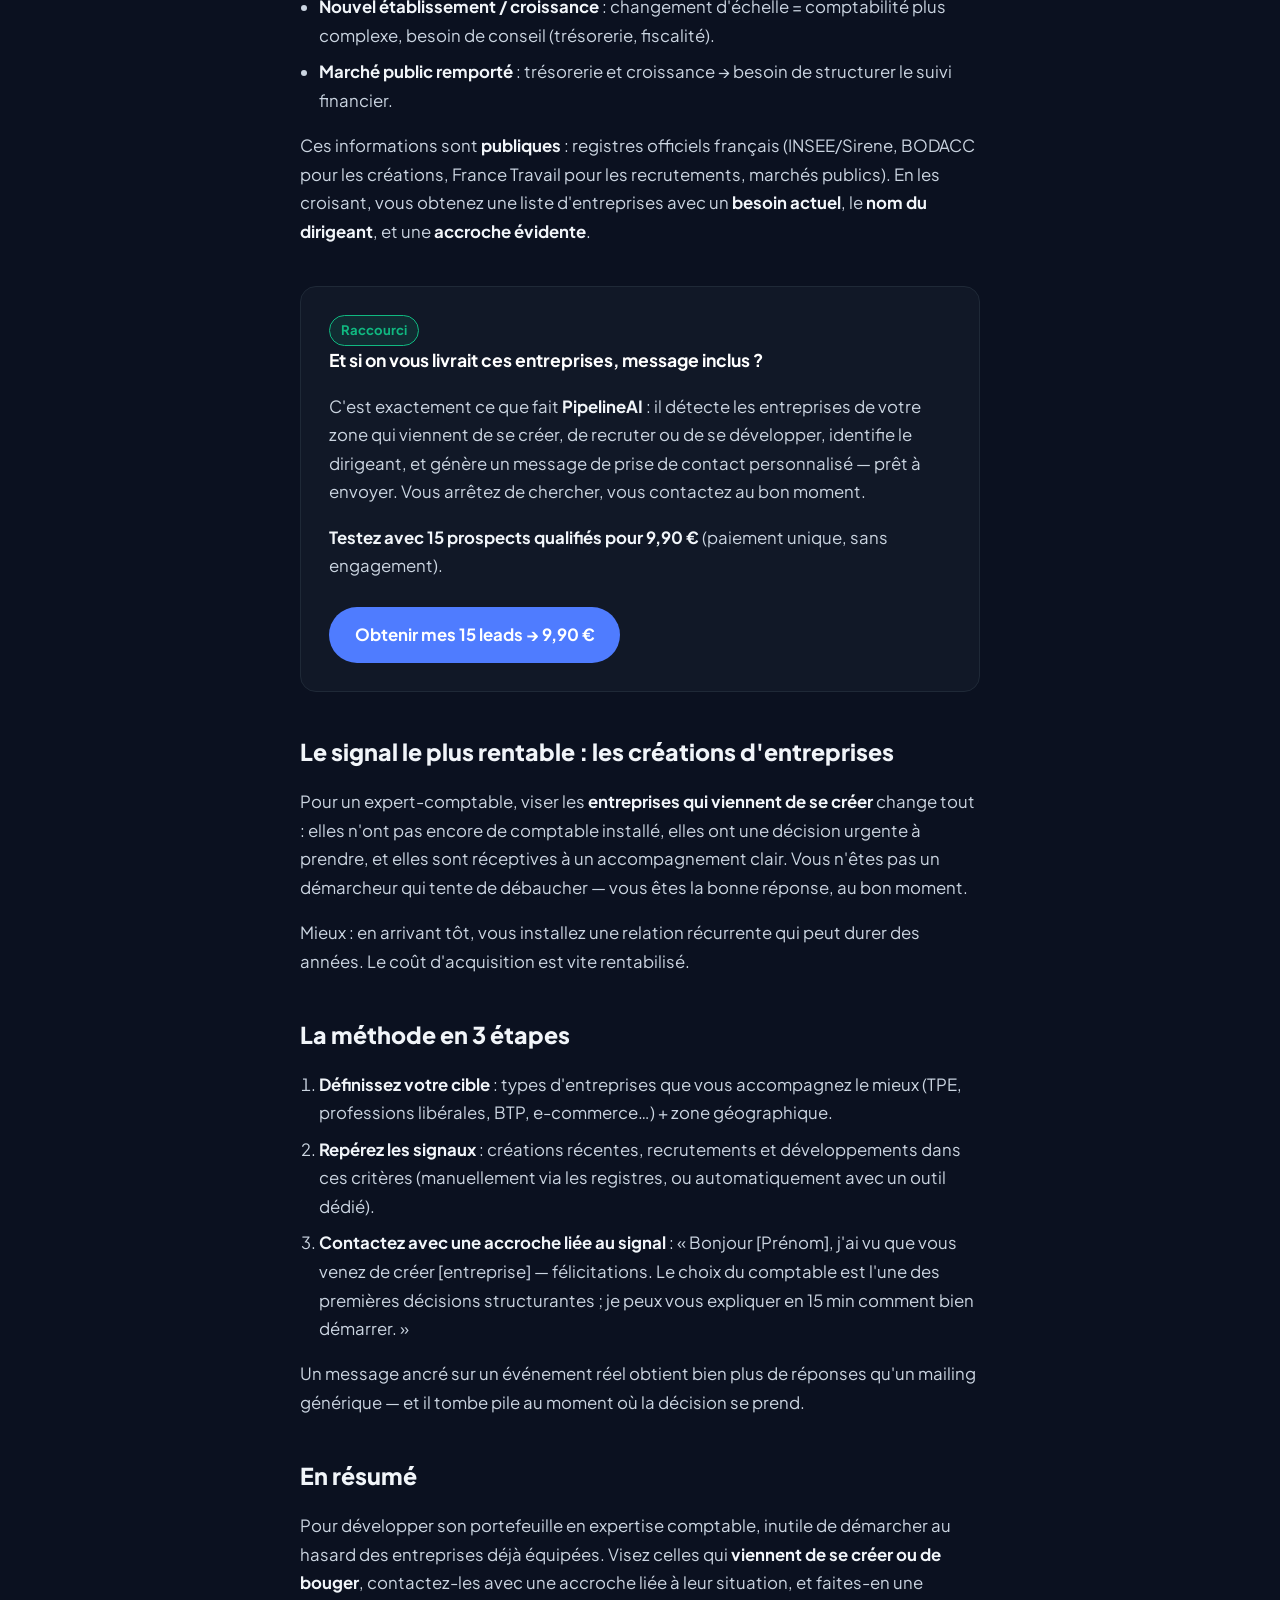
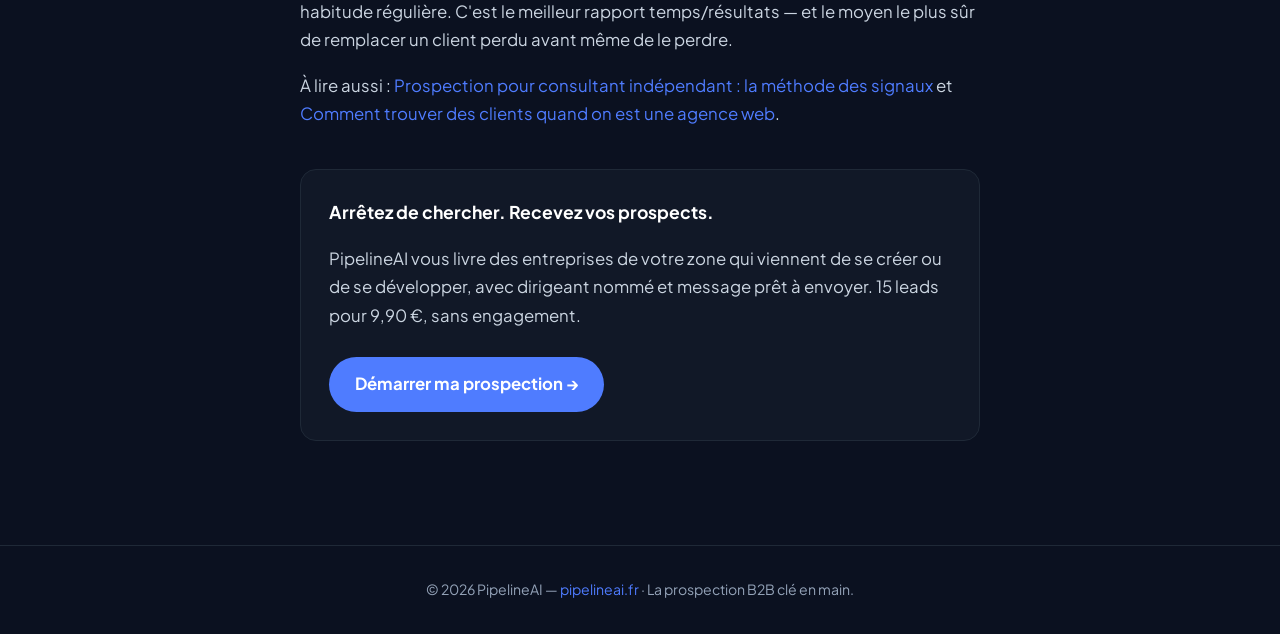
<file: blog/trouver-clients-expert-comptable.html>
<!DOCTYPE html>
<html lang="fr">
<head>
<meta charset="UTF-8">
<meta name="viewport" content="width=device-width, initial-scale=1.0">
<title>Trouver de nouveaux clients quand on est expert-comptable | PipelineAI</title>
<meta name="description" content="Expert-comptable : comment développer son portefeuille sans démarcher au hasard. La méthode des signaux pour contacter les entreprises au moment précis où elles ont besoin d'un comptable.">
<link rel="canonical" href="https://pipelineai.fr/blog/trouver-clients-expert-comptable.html">
<meta name="robots" content="index, follow">

<meta property="og:type" content="article">
<meta property="og:site_name" content="PipelineAI">
<meta property="og:locale" content="fr_FR">
<meta property="og:url" content="https://pipelineai.fr/blog/trouver-clients-expert-comptable.html">
<meta property="og:title" content="Trouver de nouveaux clients quand on est expert-comptable">
<meta property="og:description" content="La méthode des signaux pour contacter les entreprises au moment précis où elles ont besoin d'un expert-comptable — sans démarcher au hasard.">
<meta property="og:image" content="https://pipelineai.fr/blog/blog-cover-expert-comptable.png">
<meta name="twitter:card" content="summary_large_image">
<meta name="twitter:title" content="Trouver de nouveaux clients quand on est expert-comptable">
<meta name="twitter:description" content="La méthode des signaux pour viser les entreprises qui ont besoin d'un comptable maintenant.">
<meta name="twitter:image" content="https://pipelineai.fr/blog/blog-cover-expert-comptable.png">

<script type="application/ld+json">
{
  "@context": "https://schema.org",
  "@type": "BlogPosting",
  "headline": "Trouver de nouveaux clients quand on est expert-comptable : la méthode des signaux",
  "description": "Comment un expert-comptable peut développer son portefeuille grâce à la méthode des signaux : viser les entreprises au moment précis où elles ont besoin d'un comptable.",
  "inLanguage": "fr",
  "datePublished": "2026-05-27",
  "dateModified": "2026-05-27",
  "author": {"@type": "Organization", "name": "PipelineAI"},
  "publisher": {"@type": "Organization", "name": "PipelineAI", "url": "https://pipelineai.fr/"},
  "mainEntityOfPage": "https://pipelineai.fr/blog/trouver-clients-expert-comptable.html",
  "image": "https://pipelineai.fr/blog/blog-cover-expert-comptable.png"
}
</script>

<link rel="preconnect" href="https://fonts.googleapis.com">
<link href="https://fonts.googleapis.com/css2?family=Plus+Jakarta+Sans:wght@400;500;600;700;800&display=swap" rel="stylesheet">
<style>
  :root{--bg:#0B1120;--bg-2:#111827;--border:#1F2937;--text:#F1F5F9;--text-2:#94A3B8;--blue:#4F7CFF;--green:#10B981;}
  *{box-sizing:border-box;}
  body{margin:0;background:var(--bg);color:var(--text);font-family:'Plus Jakarta Sans',Arial,sans-serif;line-height:1.7;font-size:1.05rem;}
  a{color:var(--blue);text-decoration:none;}
  a:hover{text-decoration:underline;}
  header{border-bottom:1px solid var(--border);}
  .nav{max-width:780px;margin:0 auto;padding:1.1rem 1.25rem;display:flex;align-items:center;justify-content:space-between;}
  .logo{background:#0e0e0e;border:1px solid var(--border);border-radius:10px;padding:6px 14px;font-weight:800;color:#fff;}
  .logo span{color:var(--blue);}
  .nav-cta{background:var(--blue);color:#fff;padding:0.5rem 1rem;border-radius:100px;font-size:0.9rem;font-weight:600;}
  article{max-width:720px;margin:0 auto;padding:2.5rem 1.25rem 4rem;}
  .eyebrow{color:var(--blue);font-size:0.78rem;text-transform:uppercase;letter-spacing:0.08em;font-weight:700;}
  h1{font-size:2.1rem;line-height:1.25;font-weight:800;margin:0.6rem 0 1rem;}
  h2{font-size:1.45rem;font-weight:800;margin:2.4rem 0 0.8rem;}
  h3{font-size:1.1rem;font-weight:700;margin:1.6rem 0 0.4rem;}
  p,li{color:#cbd5e1;}
  strong{color:var(--text);}
  .meta{color:var(--text-2);font-size:0.9rem;margin-bottom:2rem;}
  .cta-box{background:var(--bg-2);border:1px solid var(--border);border-radius:16px;padding:1.75rem;margin:2.5rem 0;}
  .cta-box h3{margin-top:0;color:#fff;}
  .cta-btn{display:inline-block;background:var(--blue);color:#fff;padding:0.85rem 1.6rem;border-radius:100px;font-weight:700;margin-top:0.6rem;}
  .pill{display:inline-block;background:rgba(16,185,129,0.12);border:1px solid var(--green);color:var(--green);padding:0.2rem 0.7rem;border-radius:100px;font-size:0.82rem;font-weight:700;}
  ul,ol{padding-left:1.2rem;}
  li{margin-bottom:0.5rem;}
  footer{border-top:1px solid var(--border);text-align:center;padding:2rem 1.25rem;color:var(--text-2);font-size:0.88rem;}
</style>
</head>
<body>
<header>
  <div class="nav">
    <a href="https://pipelineai.fr/" class="logo">Pipeline<span>AI</span></a>
    <a href="https://pipelineai.fr/#offer" class="nav-cta">Tester — 9,90 €</a>
  </div>
</header>

<article>
  <div class="eyebrow">Prospection</div>
  <h1>Trouver de nouveaux clients quand on est expert-comptable : la méthode des signaux</h1>
  <div class="meta">Temps de lecture : 6 min · Mis à jour le 27 mai 2026</div>
  <img src="blog-cover-expert-comptable.png" alt="Trouver de nouveaux clients quand on est expert-comptable — PipelineAI" width="1200" height="630" style="width:100%;height:auto;display:block;border-radius:16px;border:1px solid var(--border);margin:0 0 2rem;">

  <p>Le métier d'expert-comptable a une particularité confortable : des clients récurrents, des honoraires réguliers. Mais c'est aussi un piège — on développe rarement son portefeuille de façon active, et le jour où un client part (cession, liquidation, départ à la retraite du dirigeant), il faut le remplacer. Or l'acquisition repose presque toujours sur le <strong>bouche-à-oreille</strong> : précieux, mais lent et imprévisible.</p>

  <p>Pourtant, il existe un moment idéal pour décrocher un nouveau client comptable — et il est <strong>public et repérable</strong>. Voici la méthode des signaux appliquée à l'expertise comptable.</p>

  <h2>Pourquoi la prospection « classique » colle mal au métier</h2>
  <p>Démarcher à froid une entreprise qui a déjà un comptable, c'est frapper à une porte fermée : le changement d'expert-comptable est rare, engageant, et rarement spontané. Résultat : des taux de réponse très faibles et l'impression de déranger.</p>
  <p>La bonne question n'est donc pas « <em>qui pourrait avoir besoin d'un comptable ?</em> » (presque toutes les entreprises en ont déjà un) mais « <strong>qui en a besoin maintenant, ou va devoir en changer ?</strong> ». Et ça, certains événements le trahissent.</p>

  <h2>Les signaux qui annoncent un besoin comptable</h2>
  <p>Un « signal », c'est un événement public récent qui crée — ou révèle — un besoin :</p>
  <ul>
    <li><strong>Création d'entreprise</strong> : c'est LE signal en or pour un expert-comptable. Une société toute neuve doit choisir un comptable <em>tout de suite</em> (statuts, premier exercice, TVA, social). Personne n'est encore installé chez elle → la porte est grande ouverte.</li>
    <li><strong>Recrutement</strong> : une PME qui embauche déclenche de la paie, du social, des obligations nouvelles → besoin d'accompagnement, parfois insatisfaite de son cabinet actuel devenu trop petit.</li>
    <li><strong>Nouvel établissement / croissance</strong> : changement d'échelle = comptabilité plus complexe, besoin de conseil (trésorerie, fiscalité).</li>
    <li><strong>Marché public remporté</strong> : trésorerie et croissance → besoin de structurer le suivi financier.</li>
  </ul>
  <p>Ces informations sont <strong>publiques</strong> : registres officiels français (INSEE/Sirene, BODACC pour les créations, France Travail pour les recrutements, marchés publics). En les croisant, vous obtenez une liste d'entreprises avec un <strong>besoin actuel</strong>, le <strong>nom du dirigeant</strong>, et une <strong>accroche évidente</strong>.</p>

  <div class="cta-box">
    <span class="pill">Raccourci</span>
    <h3>Et si on vous livrait ces entreprises, message inclus ?</h3>
    <p>C'est exactement ce que fait <strong>PipelineAI</strong> : il détecte les entreprises de votre zone qui viennent de se créer, de recruter ou de se développer, identifie le dirigeant, et génère un message de prise de contact personnalisé — prêt à envoyer. Vous arrêtez de chercher, vous contactez au bon moment.</p>
    <p><strong>Testez avec 15 prospects qualifiés pour 9,90 €</strong> (paiement unique, sans engagement).</p>
    <a href="https://pipelineai.fr/#offer" class="cta-btn">Obtenir mes 15 leads → 9,90 €</a>
  </div>

  <h2>Le signal le plus rentable : les créations d'entreprises</h2>
  <p>Pour un expert-comptable, viser les <strong>entreprises qui viennent de se créer</strong> change tout : elles n'ont pas encore de comptable installé, elles ont une décision urgente à prendre, et elles sont réceptives à un accompagnement clair. Vous n'êtes pas un démarcheur qui tente de débaucher — vous êtes la bonne réponse, au bon moment.</p>
  <p>Mieux : en arrivant tôt, vous installez une relation récurrente qui peut durer des années. Le coût d'acquisition est vite rentabilisé.</p>

  <h2>La méthode en 3 étapes</h2>
  <ol>
    <li><strong>Définissez votre cible</strong> : types d'entreprises que vous accompagnez le mieux (TPE, professions libérales, BTP, e-commerce…) + zone géographique.</li>
    <li><strong>Repérez les signaux</strong> : créations récentes, recrutements et développements dans ces critères (manuellement via les registres, ou automatiquement avec un outil dédié).</li>
    <li><strong>Contactez avec une accroche liée au signal</strong> : « Bonjour [Prénom], j'ai vu que vous venez de créer [entreprise] — félicitations. Le choix du comptable est l'une des premières décisions structurantes ; je peux vous expliquer en 15 min comment bien démarrer. »</li>
  </ol>
  <p>Un message ancré sur un événement réel obtient bien plus de réponses qu'un mailing générique — et il tombe pile au moment où la décision se prend.</p>

  <h2>En résumé</h2>
  <p>Pour développer son portefeuille en expertise comptable, inutile de démarcher au hasard des entreprises déjà équipées. Visez celles qui <strong>viennent de se créer ou de bouger</strong>, contactez-les avec une accroche liée à leur situation, et faites-en une habitude régulière. C'est le meilleur rapport temps/résultats — et le moyen le plus sûr de remplacer un client perdu avant même de le perdre.</p>

  <p>À lire aussi : <a href="https://pipelineai.fr/blog/prospection-consultant-independant.html">Prospection pour consultant indépendant : la méthode des signaux</a> et <a href="https://pipelineai.fr/blog/trouver-clients-agence-web.html">Comment trouver des clients quand on est une agence web</a>.</p>

  <div class="cta-box">
    <h3>Arrêtez de chercher. Recevez vos prospects.</h3>
    <p>PipelineAI vous livre des entreprises de votre zone qui viennent de se créer ou de se développer, avec dirigeant nommé et message prêt à envoyer. 15 leads pour 9,90 €, sans engagement.</p>
    <a href="https://pipelineai.fr/#offer" class="cta-btn">Démarrer ma prospection →</a>
  </div>
</article>

<footer>
  © 2026 PipelineAI — <a href="https://pipelineai.fr/">pipelineai.fr</a> · La prospection B2B clé en main.
</footer>
</body>
</html>
</file>
